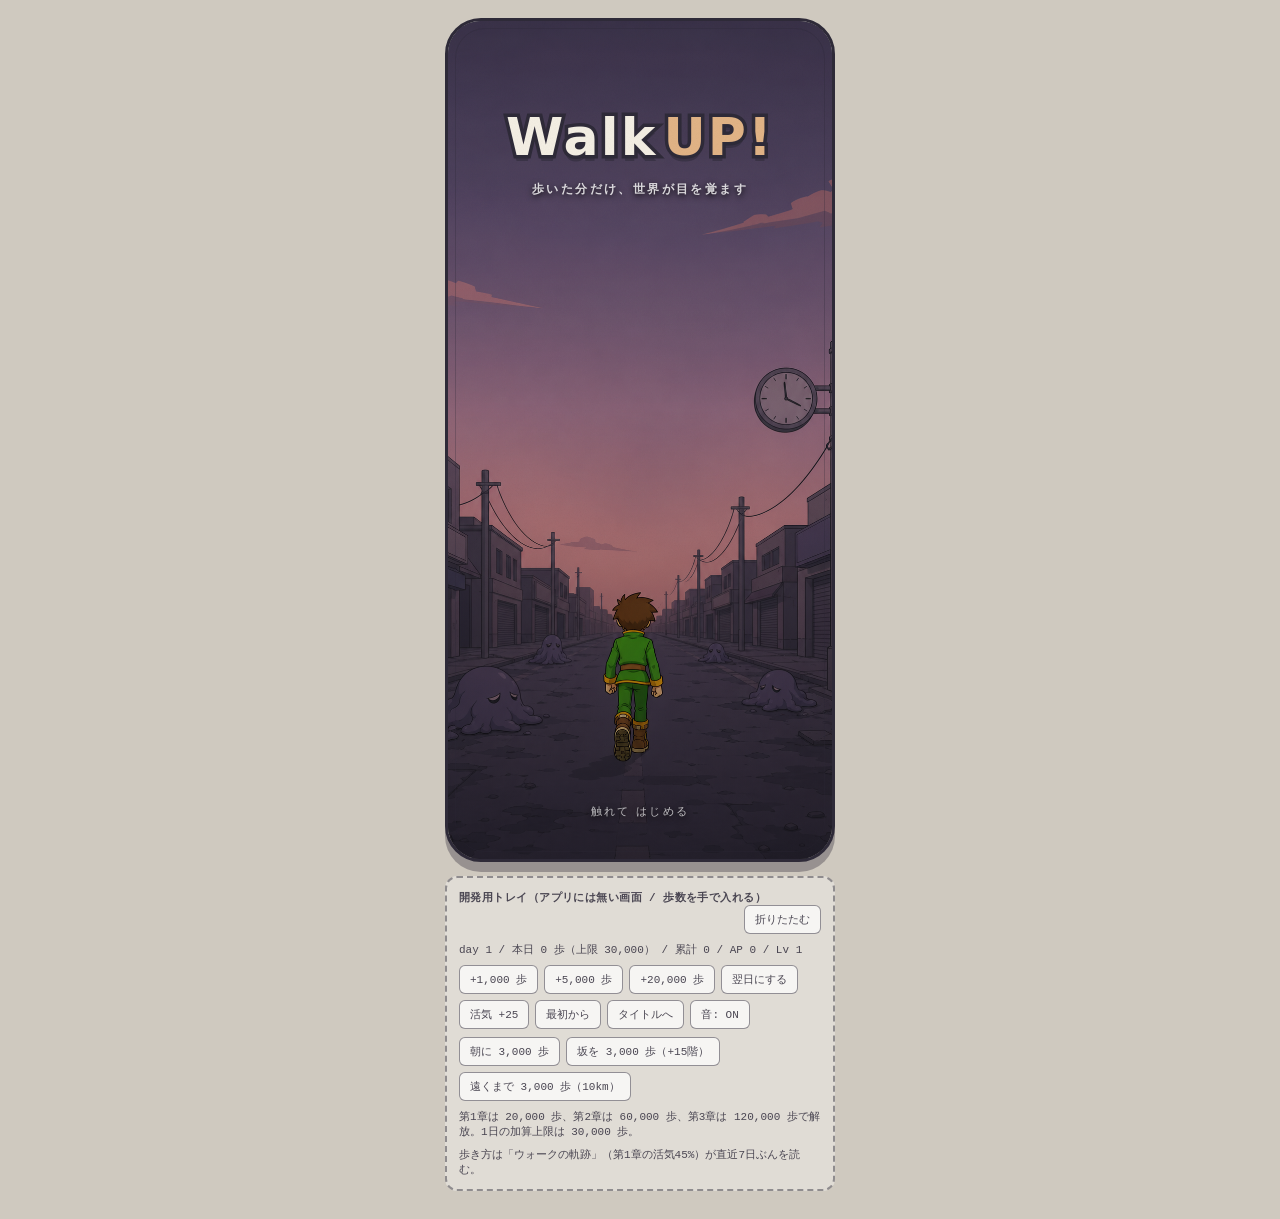
<file: web/index.html>
<!doctype html>
<html lang="ja">
<head>
<meta charset="utf-8">
<meta name="viewport" content="width=device-width, initial-scale=1, viewport-fit=cover">
<title>Walk UP! — ブラウザ版（画面デザインの見本）</title>
<link rel="stylesheet" href="style.css">
</head>
<body>

<!-- 端末の枠。画面はすべてこの中に重ねる。
     iPhone 相当（390×844）に固定してあるのは、SwiftUI へ移すときに
     「この幅で成立しているか」をそのまま確かめられるようにするため。 -->
<div id="frame">
  <div class="screen" id="home"></div>
  <div id="curtain"></div>
  <!-- 場面転換のワイプ。上下2枚の帯が逆方向から閉じ、逆方向へ抜ける。 -->
  <div id="wipe"><i class="a"></i><i class="b"></i></div>
</div>

<!-- 開発用トレイ。**本編には存在しない。**
     ブラウザにはヘルスケアが無いので、歩数だけはここから手で入れる。
     意匠をわざとゲームから外し、移植対象と取り違えないようにしている。 -->
<div id="tray">
  <div class="tray-title">
    開発用トレイ（アプリには無い画面 / 歩数を手で入れる）
    <button data-act="fold" style="float:right">折りたたむ</button>
  </div>
  <div id="tray-state"></div>
  <div class="tray-row">
    <button data-walk="1000">+1,000 歩</button>
    <button data-walk="5000">+5,000 歩</button>
    <button data-walk="20000">+20,000 歩</button>
    <button data-act="next-day">翌日にする</button>
    <button data-act="vitality">活気 +25</button>
    <button data-act="reset">最初から</button>
    <button data-act="title">タイトルへ</button>
    <button data-act="sound">音: ON</button>
  </div>
  <!-- 歩き方（§6.2）。ブラウザには歩行データが無いので手で入れる。
       本編ではヘルスケアの 時間帯別歩数・階数・距離 から導く。 -->
  <div class="tray-row">
    <button data-how="morning">朝に 3,000 歩</button>
    <button data-how="hill">坂を 3,000 歩（+15階）</button>
    <button data-how="far">遠くまで 3,000 歩（10km）</button>
  </div>
  <div class="tray-hint">第1章は 20,000 歩、第2章は 60,000 歩、第3章は 120,000 歩で解放。1日の加算上限は 30,000 歩。</div>
  <div class="tray-hint">歩き方は「ウォークの軌跡」（第1章の活気45%）が直近7日ぶんを読む。</div>
</div>

<script src="data.js"></script>
<script src="engine.js"></script>
<script src="sound.js"></script>
<script src="ui.js"></script>
</body>
</html>
</file>
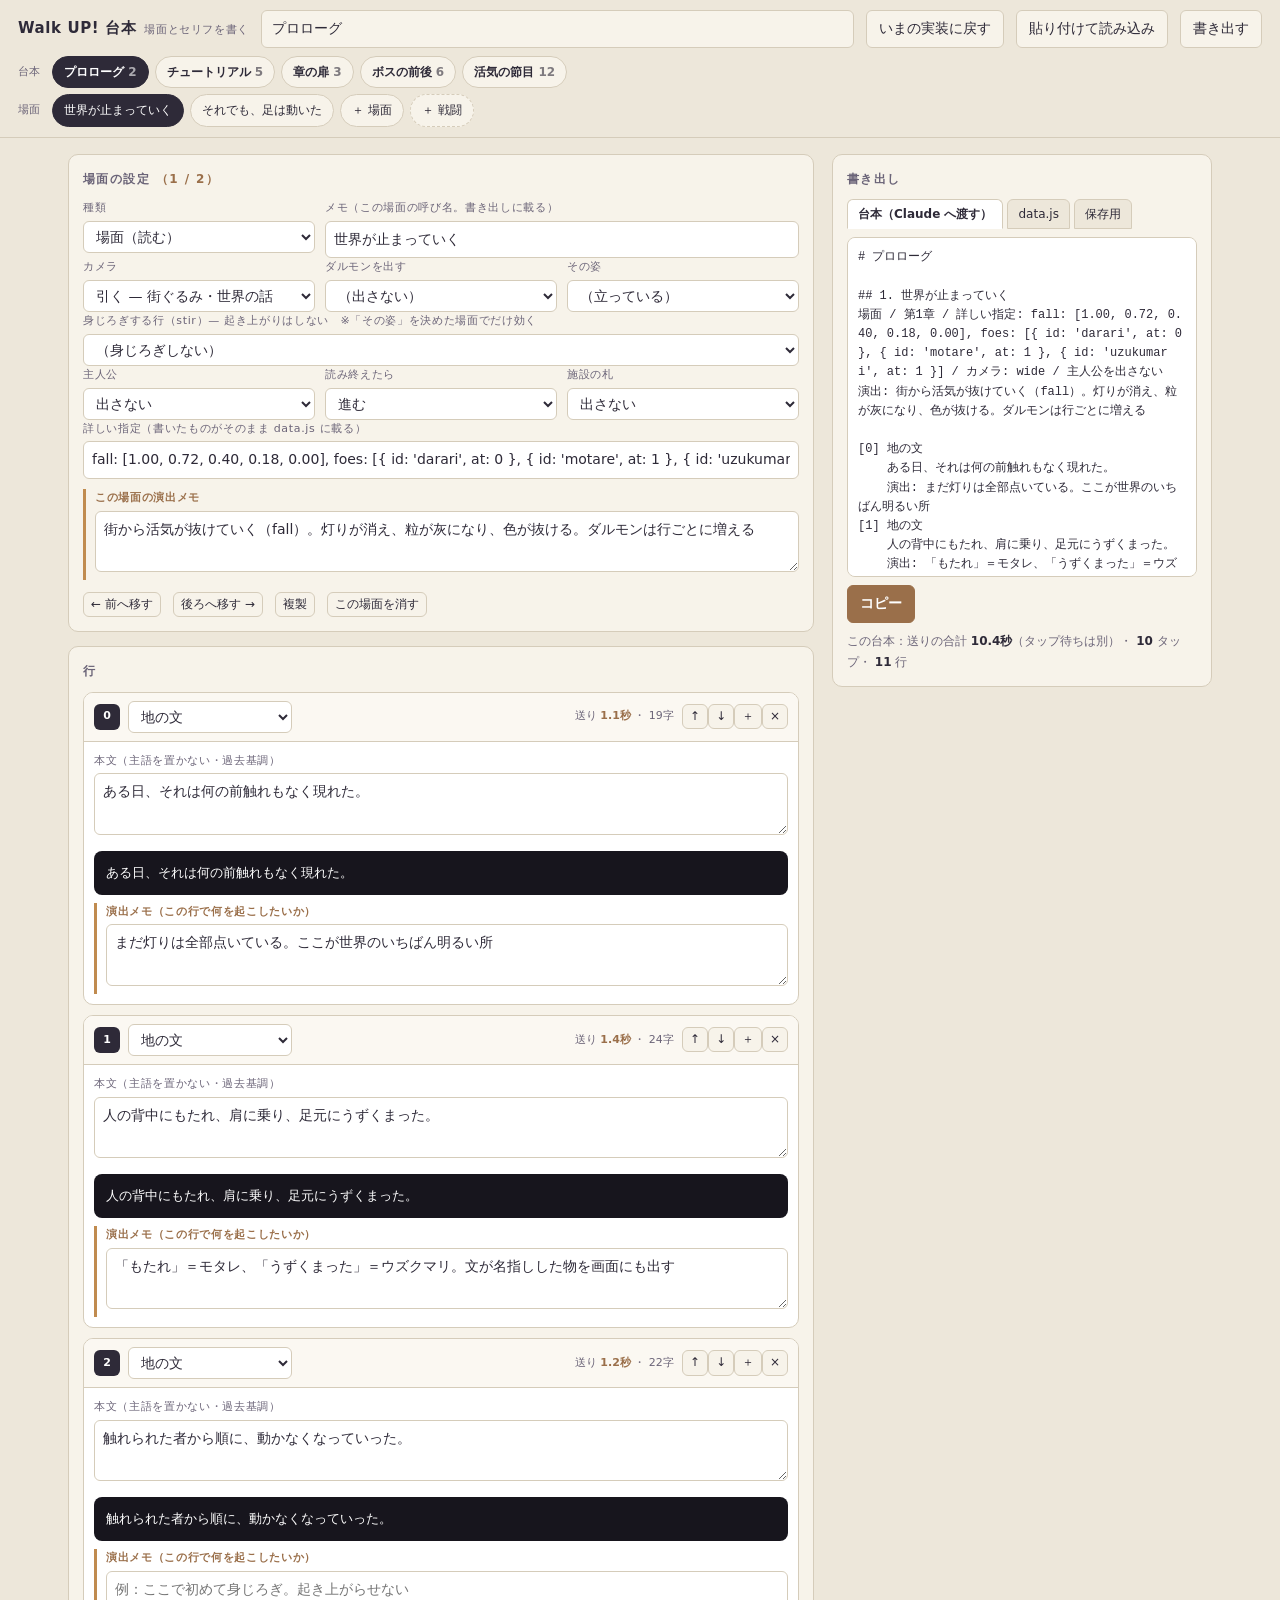
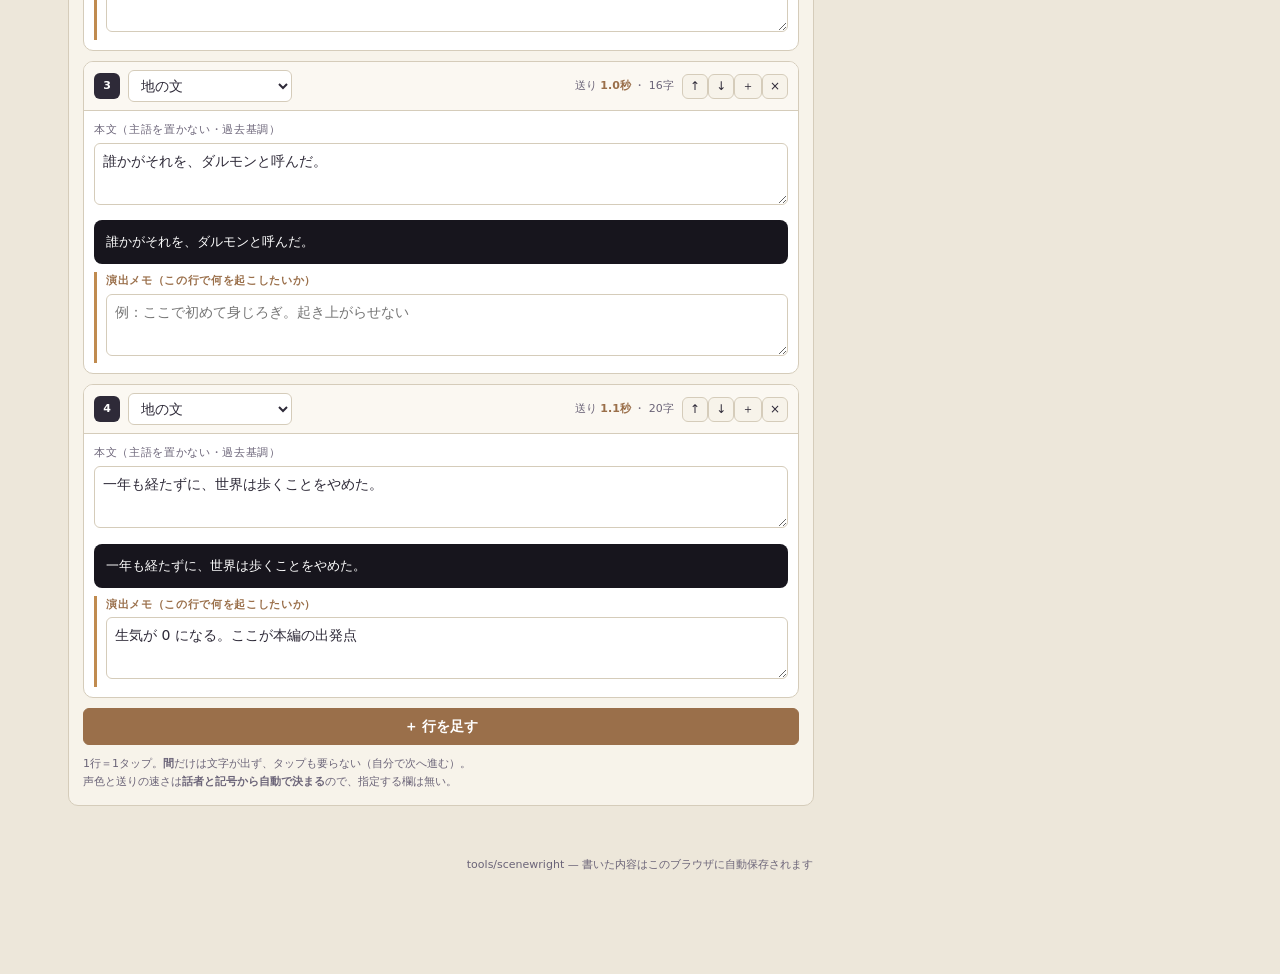
<file: tools/scenewright/index.html>
<!doctype html>
<html lang="ja">
<head>
<meta charset="utf-8">
<meta name="viewport" content="width=device-width, initial-scale=1">
<title>Walk UP! 台本 — 場面とセリフを書く</title>
<style>
/* ------------------------------------------------------------------
   これは**道具**であってゲームの画面ではない。
   web/README.md の意匠規則（世界／帳面）はここには適用しない。
   ただし書いた文字がゲームでどう見えるかは掴めた方がいいので、
   行の下見（.pv）だけは夜の札に寄せてある。
------------------------------------------------------------------ */
:root {
  --paper: #EDE7DA;
  --card: #F7F3EA;
  --ink: #2E2A38;
  --soft: #6B6478;
  --line: #D5CCBA;
  --accent: #9A6F4A;
  --amber: #C08B4F;
  --night: #17151d;
  --danger: #9B4A4A;
  --radius: 10px;
}
* { box-sizing: border-box; }
html, body { margin: 0; padding: 0; }
body {
  background: var(--paper);
  color: var(--ink);
  font: 14px/1.7 "Hiragino Sans", "Yu Gothic", system-ui, sans-serif;
  padding-bottom: 80px;
}
button, select, input, textarea { font: inherit; color: inherit; }
button { cursor: pointer; }

/* ---- 骨格 ---- */
header {
  position: sticky; top: 0; z-index: 20;
  background: rgba(237,231,218,.94);
  backdrop-filter: blur(8px);
  border-bottom: 1px solid var(--line);
  padding: 10px 18px;
}
.hrow { display: flex; align-items: center; gap: 12px; flex-wrap: wrap; }
h1 { font-size: 15px; margin: 0; letter-spacing: .04em; white-space: nowrap; }
h1 small { color: var(--soft); font-weight: 400; font-size: 11px; margin-left: 8px; }
#title {
  flex: 1; min-width: 160px;
  padding: 6px 10px; border: 1px solid var(--line); border-radius: 6px;
  background: var(--card);
}
.wrap { max-width: 1180px; margin: 0 auto; padding: 16px 18px; }
.cols { display: grid; grid-template-columns: minmax(0,1fr) 380px; gap: 18px; align-items: start; }
@media (max-width: 980px) { .cols { grid-template-columns: minmax(0,1fr); } }

/* ---- 部品 ---- */
.card {
  background: var(--card);
  border: 1px solid var(--line);
  border-radius: var(--radius);
  padding: 14px;
  margin-bottom: 14px;
}
.card > h2 {
  font-size: 12px; letter-spacing: .12em; color: var(--soft);
  margin: 0 0 10px; font-weight: 800;
}
.btn {
  padding: 6px 12px; border-radius: 6px;
  border: 1px solid var(--line); background: var(--card);
}
.btn:hover { border-color: var(--accent); }
.btn.go { background: var(--accent); color: #fff; border-color: var(--accent); font-weight: 700; }
.btn.go:hover { filter: brightness(1.08); }
.btn.mini { padding: 2px 7px; font-size: 12px; line-height: 1.6; }
.btn.danger:hover { border-color: var(--danger); color: var(--danger); }
label.f { display: block; font-size: 11px; color: var(--soft); margin-bottom: 3px; letter-spacing: .06em; }
select, input[type=text], input[type=number], textarea {
  width: 100%; padding: 6px 8px;
  border: 1px solid var(--line); border-radius: 6px; background: #fff;
}
textarea { resize: vertical; }
.grid { display: grid; gap: 10px; }
.g2 { grid-template-columns: 1fr 1fr; }
.g3 { grid-template-columns: repeat(3, 1fr); }
@media (max-width: 620px) { .g2, .g3 { grid-template-columns: 1fr; } }
.hint { font-size: 11px; color: var(--soft); line-height: 1.6; }

/* ---- 場面の切り替え ---- */
#chips, #books { display: flex; gap: 6px; flex-wrap: wrap; align-items: center; }
#books .chip { font-weight: 700; }
.chip {
  padding: 5px 11px; border-radius: 999px; font-size: 12px;
  border: 1px solid var(--line); background: var(--card); white-space: nowrap;
}
.chip.on { background: var(--ink); color: #fff; border-color: var(--ink); }
.chip.battle { border-style: dashed; }

/* ---- 行 ---- */
.line {
  border: 1px solid var(--line); border-radius: var(--radius);
  background: #fff; margin-bottom: 10px; overflow: hidden;
}
.line.hold { background: repeating-linear-gradient(45deg, #fff 0 8px, #FAF6EE 8px 16px); }
.lhead {
  display: flex; gap: 8px; align-items: center; flex-wrap: wrap;
  padding: 8px 10px; border-bottom: 1px solid var(--line);
  background: #FBF8F2;
}
.idx {
  flex: none; width: 26px; height: 26px; border-radius: 6px;
  display: grid; place-items: center;
  background: var(--ink); color: #fff; font-size: 11px; font-weight: 800;
}
.lhead select { width: auto; min-width: 118px; }
.lhead .spacer { flex: 1; }
.meta { font-size: 11px; color: var(--soft); white-space: nowrap; }
.meta b { color: var(--accent); }
.lbody { padding: 10px; display: grid; gap: 8px; }

/* 行の下見。**夜の札に寄せる**——書いた文字がゲームでどう出るかを掴むため。 */
.pv {
  background: var(--night); border-radius: 8px; padding: 10px 12px;
  color: #fff; font-size: 13px; line-height: 1.85; min-height: 42px;
}
.pv .who {
  display: inline-block; background: var(--accent); color: #fff;
  font-size: 11px; font-weight: 800; padding: 1px 8px; border-radius: 4px;
  margin-right: 8px;
}
.pv.sys { background: none; border: 1px solid var(--amber); color: var(--accent); font-size: 12px; }
.pv.empty { color: rgba(255,255,255,.35); }
.pv.hold { background: none; border: 1px dashed var(--line); color: var(--soft); font-size: 12px; }

.note-wrap { border-left: 3px solid var(--amber); padding-left: 9px; }
.note-wrap label.f { color: var(--accent); font-weight: 800; }

/* ---- 書き出し ---- */
#side { position: sticky; top: 62px; }
pre {
  margin: 0; padding: 10px; max-height: 340px; overflow: auto;
  background: #fff; border: 1px solid var(--line); border-radius: 8px;
  font: 12px/1.6 ui-monospace, SFMono-Regular, Menlo, monospace;
  white-space: pre-wrap; word-break: break-all;
}
.tabs { display: flex; gap: 4px; margin-bottom: 8px; }
.tab {
  padding: 4px 10px; font-size: 12px; border-radius: 6px 6px 0 0;
  border: 1px solid var(--line); background: var(--paper);
}
.tab.on { background: #fff; border-bottom-color: #fff; font-weight: 700; }
.total { font-size: 12px; color: var(--soft); margin-top: 8px; }
.total b { color: var(--ink); }
.warn { color: var(--danger); font-weight: 700; }
footer { text-align: center; color: var(--soft); font-size: 11px; padding: 20px; }
</style>
</head>
<body>

<header>
  <div class="hrow">
    <h1>Walk UP! 台本<small>場面とセリフを書く</small></h1>
    <input id="title" type="text" placeholder="台本の名前（例：チュートリアル）">
    <button class="btn" id="btn-seed">いまの実装に戻す</button>
    <button class="btn" id="btn-import">貼り付けて読み込み</button>
    <button class="btn" id="btn-download">書き出す</button>
  </div>
  <div class="hrow" style="margin-top:8px">
    <span class="meta" style="flex:none">台本</span>
    <div id="books"></div>
  </div>
  <div class="hrow" style="margin-top:6px">
    <span class="meta" style="flex:none">場面</span>
    <div id="chips"></div>
  </div>
</header>

<div class="wrap">
<div class="cols">

  <div>
    <div class="card" id="stage-card"></div>
    <div class="card">
      <h2>行</h2>
      <div id="lines"></div>
      <button class="btn go" id="btn-add" style="width:100%">＋ 行を足す</button>
      <p class="hint" style="margin:10px 0 0">
        1行＝1タップ。<b>間</b>だけは文字が出ず、タップも要らない（自分で次へ進む）。<br>
        声色と送りの速さは<b>話者と記号から自動で決まる</b>ので、指定する欄は無い。
      </p>
    </div>
  </div>

  <div id="side">
    <div class="card">
      <h2>書き出し</h2>
      <div class="tabs">
        <button class="tab on" data-tab="md">台本（Claude へ渡す）</button>
        <button class="tab" data-tab="js">data.js</button>
        <button class="tab" data-tab="json">保存用</button>
      </div>
      <pre id="out"></pre>
      <div class="hrow" style="margin-top:8px">
        <button class="btn go" id="btn-copy">コピー</button>
        <span class="meta" id="copied"></span>
      </div>
      <div class="total" id="total"></div>
    </div>
  </div>

</div>
</div>

<footer>tools/scenewright — 書いた内容はこのブラウザに自動保存されます</footer>

<script>
/* ==================================================================
   実装（web/data.js・web/ui.js）から写した定数と規則。
   **ここを直したら向こうも直すこと**（逆も同じ）。
================================================================== */

/** 立ち絵を持つ街の人。ここに無い名前は札だけ出て姿は現れない（data.js の PEOPLE）。 */
const PEOPLE = ['老女', '工房の主', '市の店主', '靴の老人', 'パン屋の主人', '男'];

/** ダルモン（data.js の SPECIES ＋ ボス）。 */
const FOES = [
  ['', '（出さない）'],
  ['darari', 'ダラリ（1章）'], ['nemuke', 'ネムケ（1章）'],
  ['gorone', 'ゴロネ（1章）'], ['akubi', 'アクビ（1章）'],
  ['uzukumari', 'ウズクマリ（2章）'], ['tadayoi', 'タダヨイ（2章）'],
  ['nebari', 'ネバリ（2章）'], ['motare', 'モタレ（2章）'],
  ['shizumi', 'シズミ（3章）'], ['kasumi', 'カスミ（3章）'],
  ['omori', 'オモリ（3章）'], ['nukegara', 'ヌケガラ（3章）'],
  ['madoromi', 'マドロミ（1章ボス）'], ['mukiryoku', 'ムキリョク（2章ボス）'],
  ['darumon', 'ダルモン（3章ボス）'],
];

/** カメラ（style.css の shot-*）。 */
const SHOTS = [
  ['', '（指定しない）'],
  ['close', '寄る — 一人に絞る場面'],
  ['wide', '引く — 街ぐるみ・世界の話'],
  ['tilt', '傾く — 場が傾いでいる（2章の対峙）'],
  ['tremor', '揺れ続ける — 地鳴り（3章の対峙）'],
  ['orbit', '回り込む — 歩いてきた場所を見渡す'],
];

/** 崩れた姿（style.css の slump-*）。**揺れていたら、もう動いている。** */
const SLUMPS = [
  ['', '（立っている）'],
  ['sag', 'sag — だらりと崩れる（ダラリ）'],
  ['unfold', 'unfold — 畳まれている（マドロミ）'],
  ['lift', 'lift — 頭を垂れて沈む（ムキリョク）'],
  ['loom', 'loom — 縮こまって待つ（ダルモン）'],
];

const LINE_TYPES = [
  ['n', '地の文'],
  ['hero', 'セリフ（ウォーク）'],
  ['npc', 'セリフ（街の人）'],
  ['darumon', 'セリフ（ダルモン）'],
  ['sys', 'システム'],
  ['hold', '間'],
];

/** 声色。**ui.js の voiceOf をそのまま写した。** データに感情を書かせない。 */
function voiceOf(line) {
  if (!isSay(line.type)) return { name: '—', speed: 32 };
  if (line.type === 'darumon') return { name: 'ダルモン', speed: 92 };
  if (line.text.includes('！')) return { name: '熱血', speed: 21 };
  if (line.text.startsWith('……')) return { name: '言い淀み', speed: 47 };
  return { name: '平', speed: 32 };
}

/** 送りにかかる時間。**ui.js の typeInto をそのまま写した。**
 *  句読点の後だけ長く置く（読点6倍・句点10倍）。 */
function typeMs(text, speed) {
  let ms = 0;
  for (const ch of text) {
    ms += '、，'.includes(ch) ? speed * 6 : '。！？'.includes(ch) ? speed * 10 : speed;
  }
  return ms;
}

const isSay = (t) => t === 'hero' || t === 'npc' || t === 'darumon';

/* ==================================================================
   状態
================================================================== */

const KEY = 'walkup-scenewright-v2';

const newLine = (type = 'n') => ({ type, who: PEOPLE[0], text: '', ms: 700, note: '' });

const newStage = (kind = 'scene') => ({
  kind, note: '', key: '', chapter: '', shot: '', foe: '', slump: '', stir: -1,
  action: '', facility: false, steps: 2000, node: 1, hero: true, extra: '',
  lines: kind === 'scene' ? [newLine()] : [],
});

/* ==================================================================
   いまの実装（web/data.js）から起こした種。

   **正は data.js。ここは下書き場。** 手で書き写すと31場面のどこかで必ず1字ずれるし、
   ずれても誰も気付かない（下書きの文が実装と違っていても画面は壊れない）ので、
   `build-seed.mjs` が data.js を実際に評価して組み立てている。
   **data.js の文章を直したら `node tools/scenewright/build-seed.mjs` を回すこと。**

   localStorage ではなくここに置いてあるのは、file:// で開いた時と
   サーバ越しで開いた時では localStorage が別物になり、
   入れたはずの台本が見えなくなるため。

   演出メモには**いま実際に起きていること**を書いてある。
   「※」で始まる行は、まだ手を付けていない気付き。
================================================================== */

/* SEED:START */
const SEED = () => JSON.parse(JSON.stringify(
  {
    "prologue": {
      "title": "プロローグ",
      "form": "stages",
      "stages": [
        {
          "kind": "scene",
          "note": "世界が止まっていく",
          "key": "",
          "chapter": "1",
          "shot": "wide",
          "foe": "",
          "slump": "",
          "stir": -1,
          "action": "",
          "facility": false,
          "steps": 2000,
          "node": 1,
          "hero": false,
          "extra": "fall: [1.00, 0.72, 0.40, 0.18, 0.00], foes: [{ id: 'darari', at: 0 }, { id: 'motare', at: 1 }, { id: 'uzukumari', at: 1 }]",
          "lines": [
            {
              "type": "n",
              "text": "ある日、それは何の前触れもなく現れた。",
              "who": "ウォーク",
              "ms": 700,
              "note": "まだ灯りは全部点いている。ここが世界のいちばん明るい所"
            },
            {
              "type": "n",
              "text": "人の背中にもたれ、肩に乗り、足元にうずくまった。",
              "who": "ウォーク",
              "ms": 700,
              "note": "「もたれ」＝モタレ、「うずくまった」＝ウズクマリ。文が名指しした物を画面にも出す"
            },
            {
              "type": "n",
              "text": "触れられた者から順に、動かなくなっていった。",
              "who": "ウォーク",
              "ms": 700,
              "note": ""
            },
            {
              "type": "n",
              "text": "誰かがそれを、ダルモンと呼んだ。",
              "who": "ウォーク",
              "ms": 700,
              "note": ""
            },
            {
              "type": "n",
              "text": "一年も経たずに、世界は歩くことをやめた。",
              "who": "ウォーク",
              "ms": 700,
              "note": "生気が 0 になる。ここが本編の出発点"
            }
          ],
          "memoStage": "街から活気が抜けていく（fall）。灯りが消え、粒が灰になり、色が抜ける。ダルモンは行ごとに増える"
        },
        {
          "kind": "scene",
          "note": "それでも、足は動いた",
          "key": "",
          "chapter": "1",
          "shot": "close",
          "foe": "",
          "slump": "",
          "stir": -1,
          "action": "",
          "facility": false,
          "steps": 2000,
          "node": 1,
          "hero": true,
          "extra": "heroWalk: true",
          "lines": [
            {
              "type": "n",
              "text": "——それでも、足は動いた。",
              "who": "ウォーク",
              "ms": 700,
              "note": "主人公が歩いて入る。「足は動いた」を絵の側でも動かす（走る絵→立ち姿へ持ち替え）"
            },
            {
              "type": "n",
              "text": "なぜ自分だけが平気なのか、分からなかった。",
              "who": "ウォーク",
              "ms": 700,
              "note": ""
            },
            {
              "type": "hold",
              "ms": 750,
              "who": "ウォーク",
              "note": "答えの出ない問いなので、答えないまま置く",
              "text": ""
            },
            {
              "type": "hero",
              "text": "理由なんて後でいい。俺はまだ歩ける！",
              "who": "ウォーク",
              "ms": 700,
              "note": ""
            },
            {
              "type": "hero",
              "text": "なら、この足で全部叩き起こしてやる！",
              "who": "ウォーク",
              "ms": 700,
              "note": ""
            },
            {
              "type": "n",
              "text": "靴の紐を締め直した。",
              "who": "ウォーク",
              "ms": 700,
              "note": ""
            }
          ],
          "memoStage": "前の場面で引いた世界から、ただ一人へ絞り込む"
        }
      ]
    },
    "tutorial": {
      "title": "チュートリアル",
      "form": "stages",
      "stages": [
        {
          "kind": "scene",
          "note": "ダラリとの対峙",
          "key": "",
          "chapter": "",
          "shot": "close",
          "foe": "darari",
          "slump": "sag",
          "stir": 5,
          "action": "",
          "facility": false,
          "steps": 2000,
          "node": 1,
          "hero": true,
          "extra": "",
          "lines": [
            {
              "type": "n",
              "text": "道の真ん中で、何かがだらりと崩れていた。",
              "who": "ウォーク",
              "ms": 700,
              "note": "ダラリは崩れた姿のまま置く。待機の揺れは与えない——揺れていたら、もう動いている"
            },
            {
              "type": "n",
              "text": "避けて通ろうとしたが、道いっぱいに広がっていて、隙間がない。",
              "who": "ウォーク",
              "ms": 700,
              "note": ""
            },
            {
              "type": "hero",
              "text": "おい、どいてくれ！",
              "who": "ウォーク",
              "ms": 700,
              "note": ""
            },
            {
              "type": "hold",
              "ms": 950,
              "who": "ウォーク",
              "note": "返事が無いことを、返事が無い長さで見せる。ここは間そのものが本文",
              "text": ""
            },
            {
              "type": "n",
              "text": "返事はない。襲ってもこない。ただ、そこから動かない。",
              "who": "ウォーク",
              "ms": 700,
              "note": ""
            },
            {
              "type": "hero",
              "text": "……なら、踏み越えていく！",
              "who": "ウォーク",
              "ms": 700,
              "note": "ここで初めて身じろぎする。気付いただけなので、起き上がらせない"
            }
          ]
        },
        {
          "kind": "battle",
          "note": "ダラリ。必勝（残HP 22）",
          "key": "",
          "chapter": "",
          "shot": "",
          "foe": "",
          "slump": "",
          "stir": -1,
          "action": "",
          "facility": false,
          "steps": 2000,
          "node": 1,
          "hero": true,
          "extra": "",
          "lines": []
        },
        {
          "kind": "scene",
          "note": "澱を拾う",
          "key": "",
          "chapter": "",
          "shot": "close",
          "foe": "",
          "slump": "",
          "stir": -1,
          "action": "",
          "facility": false,
          "steps": 2000,
          "node": 1,
          "hero": true,
          "extra": "",
          "lines": [
            {
              "type": "n",
              "text": "それは溶けて、地面に灰紫の澱を残した。",
              "who": "ウォーク",
              "ms": 700,
              "note": "※いまは主人公と文字だけ。直前の戦闘で見せた溶けた跡を、同じ場所に置く余地がある"
            },
            {
              "type": "hero",
              "text": "これ、あいつが人から抜き取ってたやつか……！",
              "who": "ウォーク",
              "ms": 700,
              "note": ""
            },
            {
              "type": "n",
              "text": "拾うと、掌の上でわずかに脈打った。",
              "who": "ウォーク",
              "ms": 700,
              "note": ""
            },
            {
              "type": "sys",
              "text": "怠惰の澱を手に入れた",
              "who": "ウォーク",
              "ms": 700,
              "note": ""
            }
          ]
        },
        {
          "kind": "walk",
          "note": "歩いて力になる",
          "key": "",
          "chapter": "",
          "shot": "wide",
          "foe": "",
          "slump": "",
          "stir": -1,
          "action": "",
          "facility": false,
          "steps": 2000,
          "node": 1,
          "hero": true,
          "extra": "",
          "lines": [
            {
              "type": "n",
              "text": "澱を拾って、また歩き出した。",
              "who": "ウォーク",
              "ms": 700,
              "note": "900ms 後に歩数と紋章が回り始める ／ ※行に同期していないので、読む速さによってはこの行の途中でレベルアップが鳴る"
            },
            {
              "type": "hero",
              "text": "よし、体が軽い！ 歩くほど力が湧いてくる！",
              "who": "ウォーク",
              "ms": 700,
              "note": ""
            },
            {
              "type": "sys",
              "text": "歩いた歩数が、そのまま力になる ／ レベルが上がった",
              "who": "ウォーク",
              "ms": 700,
              "note": "※「／」で二つ教えている"
            }
          ]
        },
        {
          "kind": "battle",
          "note": "ゴロネ。必勝（残HP 15）／ 装備は落とさない",
          "key": "",
          "chapter": "",
          "shot": "",
          "foe": "",
          "slump": "",
          "stir": -1,
          "action": "",
          "facility": false,
          "steps": 2000,
          "node": 2,
          "hero": true,
          "extra": "",
          "lines": []
        },
        {
          "kind": "scene",
          "note": "工房",
          "key": "",
          "chapter": "",
          "shot": "close",
          "foe": "",
          "slump": "",
          "stir": -1,
          "action": "equip",
          "facility": true,
          "steps": 2000,
          "node": 1,
          "hero": true,
          "extra": "",
          "lines": [
            {
              "type": "n",
              "text": "シャッターの隙間から、金槌の音がした。中で誰かが起きている。",
              "who": "ウォーク",
              "ms": 700,
              "note": "工房の主はにじみ出て入る（戸の内側にいる人なので歩いて来ない） ／ ※シャッターは第2章の意匠で、第2章の扉と同じビートになっている"
            },
            {
              "type": "npc",
              "who": "工房の主",
              "text": "その靴、俺ならまだ鍛えられるぞ。……澱を持ってるな",
              "ms": 700,
              "note": "喋っている者だけに光が足される"
            },
            {
              "type": "hero",
              "text": "おっちゃん、これ何に使えるんだ！？",
              "who": "ウォーク",
              "ms": 700,
              "note": ""
            },
            {
              "type": "npc",
              "who": "工房の主",
              "text": "叩き込むのさ。五つで一段。段は五つまで積める",
              "ms": 700,
              "note": "説明は人に言わせる。地の文で書くと取扱説明書になる"
            },
            {
              "type": "hero",
              "text": "頼む、打ってくれ！",
              "who": "ウォーク",
              "ms": 700,
              "note": "読み終えると施設の札「工房が開いた」が出て、ボタンで装備画面へ ／ ※強化せずに閉じても何も言われない"
            }
          ]
        },
        {
          "kind": "battle",
          "note": "ネムケ。必勝（残HP 25）",
          "key": "",
          "chapter": "",
          "shot": "",
          "foe": "",
          "slump": "",
          "stir": -1,
          "action": "",
          "facility": false,
          "steps": 2000,
          "node": 3,
          "hero": true,
          "extra": "",
          "lines": []
        },
        {
          "kind": "scene",
          "note": "締め",
          "key": "",
          "chapter": "",
          "shot": "wide",
          "foe": "",
          "slump": "",
          "stir": -1,
          "action": "",
          "facility": false,
          "steps": 2000,
          "node": 1,
          "hero": true,
          "extra": "",
          "lines": [
            {
              "type": "n",
              "text": "三体を退けた。道の先は、まだ暗い。",
              "who": "ウォーク",
              "ms": 700,
              "note": ""
            },
            {
              "type": "hero",
              "text": "見てろよ。俺のウォーク力で、この世界を叩き起こしてやる！",
              "who": "ウォーク",
              "ms": 700,
              "note": ""
            },
            {
              "type": "sys",
              "text": "ここから先へ進めるのは、実際に歩いた分だけ",
              "who": "ウォーク",
              "ms": 700,
              "note": "導入画面の「実際に歩いた数だけ」を回収する行"
            }
          ]
        }
      ]
    },
    "doors": {
      "title": "章の扉",
      "form": "keyed",
      "stages": [
        {
          "kind": "scene",
          "note": "第1章の扉",
          "key": "1",
          "chapter": "1",
          "shot": "",
          "foe": "",
          "slump": "",
          "stir": -1,
          "action": "",
          "facility": false,
          "steps": 2000,
          "node": 1,
          "hero": true,
          "extra": "",
          "lines": [
            {
              "type": "n",
              "text": "誰も歩かない通りに、自分の足音だけが響いた。",
              "who": "ウォーク",
              "ms": 700,
              "note": ""
            },
            {
              "type": "n",
              "text": "その音を聞きつけて、二階の窓が細く開いた。",
              "who": "ウォーク",
              "ms": 700,
              "note": ""
            },
            {
              "type": "hold",
              "ms": 700,
              "who": "ウォーク",
              "note": "名が明かされる唯一の瞬間。呼ばれる前に間を置く",
              "text": ""
            },
            {
              "type": "npc",
              "who": "老女",
              "text": "……ウォークかい。まだ歩いてるのか、あんたは",
              "ms": 700,
              "note": "老女が二階の窓から。**画面の名札で先に出さず、誰かに呼ばせる**"
            }
          ],
          "memoStage": "※チュートリアルの3戦を終えた後に出る。「初めて着いた」文なのに、着く前ではなく後"
        },
        {
          "kind": "scene",
          "note": "第2章の扉",
          "key": "2",
          "chapter": "2",
          "shot": "",
          "foe": "",
          "slump": "",
          "stir": -1,
          "action": "",
          "facility": false,
          "steps": 2000,
          "node": 1,
          "hero": true,
          "extra": "",
          "lines": [
            {
              "type": "n",
              "text": "下りたシャッターの向こうに、まだ誰かがいる気がする。",
              "who": "ウォーク",
              "ms": 700,
              "note": ""
            },
            {
              "type": "n",
              "text": "通りの端から端まで、明かりは一つも点いていない。",
              "who": "ウォーク",
              "ms": 700,
              "note": ""
            },
            {
              "type": "hero",
              "text": "シャッターの向こうに、まだ人がいるんだろ。……起こしに行くぞ！",
              "who": "ウォーク",
              "ms": 700,
              "note": ""
            }
          ]
        },
        {
          "kind": "scene",
          "note": "第3章の扉",
          "key": "3",
          "chapter": "3",
          "shot": "",
          "foe": "",
          "slump": "",
          "stir": -1,
          "action": "",
          "facility": false,
          "steps": 2000,
          "node": 1,
          "hero": true,
          "extra": "",
          "lines": [
            {
              "type": "n",
              "text": "足跡が一つも無い。風が吹いても、灰は動かない。",
              "who": "ウォーク",
              "ms": 700,
              "note": ""
            },
            {
              "type": "n",
              "text": "ここでは誰も歩かない。歩けるということを、誰も覚えていない。",
              "who": "ウォーク",
              "ms": 700,
              "note": ""
            },
            {
              "type": "hero",
              "text": "足跡が無いなら、俺が最初につけてやる！",
              "who": "ウォーク",
              "ms": 700,
              "note": ""
            }
          ]
        }
      ]
    },
    "boss": {
      "title": "ボスの前後",
      "form": "keyed",
      "stages": [
        {
          "kind": "scene",
          "note": "第1章 ボス前 — 畳まれた布団の前で対峙する",
          "key": "boss-1-before",
          "chapter": "1",
          "shot": "close",
          "foe": "madoromi",
          "slump": "unfold",
          "stir": -1,
          "action": "",
          "facility": false,
          "steps": 2000,
          "node": 1,
          "hero": true,
          "extra": "",
          "lines": [
            {
              "type": "n",
              "text": "一番奥の家の前に、それは畳まれて置かれていた。",
              "who": "ウォーク",
              "ms": 700,
              "note": ""
            },
            {
              "type": "n",
              "text": "布団のような形をしている。折り目の間に、人の輪郭が沈んでいる。",
              "who": "ウォーク",
              "ms": 700,
              "note": ""
            },
            {
              "type": "npc",
              "who": "老女",
              "text": "パン屋の旦那だよ。三日前から、あのまんま",
              "ms": 700,
              "note": ""
            },
            {
              "type": "hero",
              "text": "任せろ、ばあちゃん。剥がして叩き起こしてやる！",
              "who": "ウォーク",
              "ms": 700,
              "note": ""
            },
            {
              "type": "npc",
              "who": "老女",
              "text": "……頼んだよ",
              "ms": 700,
              "note": ""
            }
          ],
          "memoStage": "マドロミは畳まれた布団のまま置く（slump-unfold）。読み終えてから起き上がって名乗る"
        },
        {
          "kind": "scene",
          "note": "第1章 ボス後 — 一人が起き上がる",
          "key": "boss-1-after",
          "chapter": "1",
          "shot": "close",
          "foe": "",
          "slump": "",
          "stir": -1,
          "action": "",
          "facility": false,
          "steps": 2000,
          "node": 1,
          "hero": true,
          "extra": "",
          "lines": [
            {
              "type": "n",
              "text": "折り目がほどけて、中から男が転がり出た。",
              "who": "ウォーク",
              "ms": 700,
              "note": ""
            },
            {
              "type": "n",
              "text": "しばらく空を見て、それから自分の手を見た。",
              "who": "ウォーク",
              "ms": 700,
              "note": ""
            },
            {
              "type": "hold",
              "ms": 900,
              "who": "ウォーク",
              "note": "",
              "text": ""
            },
            {
              "type": "npc",
              "who": "パン屋の主人",
              "text": "……こねかけの生地が、あった気がする",
              "ms": 700,
              "note": ""
            },
            {
              "type": "n",
              "text": "起き上がるのに、誰かの手は要らなかった。ただ、起こす者が要った。",
              "who": "ウォーク",
              "ms": 700,
              "note": ""
            }
          ],
          "memoStage": "倒したその場ではなく、結果画面を閉じる所で出る"
        },
        {
          "kind": "scene",
          "note": "第2章 ボス前 — 通りの真ん中で頭を垂れている",
          "key": "boss-2-before",
          "chapter": "2",
          "shot": "tilt",
          "foe": "mukiryoku",
          "slump": "lift",
          "stir": -1,
          "action": "",
          "facility": false,
          "steps": 2000,
          "node": 1,
          "hero": true,
          "extra": "",
          "lines": [
            {
              "type": "n",
              "text": "それは通りの真ん中で頭を垂れていた。肩より下に、顔が沈んでいる。",
              "who": "ウォーク",
              "ms": 700,
              "note": ""
            },
            {
              "type": "n",
              "text": "胴にいくつも窪みがある。人の形をした窪みだ。",
              "who": "ウォーク",
              "ms": 700,
              "note": ""
            },
            {
              "type": "npc",
              "who": "工房の主",
              "text": "店の連中だ。……一人ずつ吸われてる",
              "ms": 700,
              "note": ""
            },
            {
              "type": "hero",
              "text": "一軒ずつ回ってたら間に合わない。……本体を叩く！",
              "who": "ウォーク",
              "ms": 700,
              "note": ""
            }
          ],
          "memoStage": "ムキリョクは頭を垂れて沈んだまま（slump-lift）。カメラは傾いて入り、起き切らない"
        },
        {
          "kind": "scene",
          "note": "第2章 ボス後 — シャッターが一枚、また一枚と上がっていく",
          "key": "boss-2-after",
          "chapter": "2",
          "shot": "wide",
          "foe": "",
          "slump": "",
          "stir": -1,
          "action": "",
          "facility": false,
          "steps": 2000,
          "node": 1,
          "hero": true,
          "extra": "",
          "lines": [
            {
              "type": "n",
              "text": "窪みが順に埋まって、それは灰になって崩れた。",
              "who": "ウォーク",
              "ms": 700,
              "note": ""
            },
            {
              "type": "n",
              "text": "シャッターが一枚、また一枚と上がっていく。誰も号令はかけていない。",
              "who": "ウォーク",
              "ms": 700,
              "note": ""
            },
            {
              "type": "npc",
              "who": "工房の主",
              "text": "……一人起きると、その音で隣が起きるんだな",
              "ms": 700,
              "note": ""
            }
          ]
        },
        {
          "kind": "scene",
          "note": "第3章 ボス前 — 窪地の底で向かい合う",
          "key": "boss-3-before",
          "chapter": "3",
          "shot": "tremor",
          "foe": "darumon",
          "slump": "loom",
          "stir": -1,
          "action": "",
          "facility": false,
          "steps": 2000,
          "node": 1,
          "hero": true,
          "extra": "",
          "lines": [
            {
              "type": "n",
              "text": "それは窪地の底で、動かずにいた。追ってはこない。逃げもしない。",
              "who": "ウォーク",
              "ms": 700,
              "note": ""
            },
            {
              "type": "hold",
              "ms": 1000,
              "who": "ウォーク",
              "note": "",
              "text": ""
            },
            {
              "type": "darumon",
              "text": "歩いて、どこへ行く",
              "who": "ウォーク",
              "ms": 700,
              "note": ""
            },
            {
              "type": "hero",
              "text": "決まってる。お前が奪ったもん、全部返してもらう！",
              "who": "ウォーク",
              "ms": 700,
              "note": ""
            },
            {
              "type": "hero",
              "text": "俺のウォーク力、なめるなよ！",
              "who": "ウォーク",
              "ms": 700,
              "note": ""
            }
          ],
          "memoStage": "ダルモンは縮こまって待つ（slump-loom）。カメラは寄ったまま揺れ続ける（地鳴り）"
        },
        {
          "kind": "scene",
          "note": "第3章 ボス後 — 起こした人の数だけ灯りが点いている",
          "key": "boss-3-after",
          "chapter": "3",
          "shot": "orbit",
          "foe": "",
          "slump": "",
          "stir": -1,
          "action": "",
          "facility": false,
          "steps": 2000,
          "node": 1,
          "hero": true,
          "extra": "",
          "lines": [
            {
              "type": "n",
              "text": "本体が崩れても、灰は残った。",
              "who": "ウォーク",
              "ms": 700,
              "note": ""
            },
            {
              "type": "hero",
              "text": "まだ終わりじゃない。灯りの点いてない場所が、こんなにある！",
              "who": "ウォーク",
              "ms": 700,
              "note": ""
            },
            {
              "type": "n",
              "text": "起こした人の数だけ、街に灯りが点いている。まだ点いていない場所の方が、ずっと多い。",
              "who": "ウォーク",
              "ms": 700,
              "note": ""
            },
            {
              "type": "sys",
              "text": "本編を踏破した ／ ここからは、街を戻していく",
              "who": "ウォーク",
              "ms": 700,
              "note": ""
            }
          ],
          "memoStage": "横へ流れながら引く。歩いてきた場所を見渡す"
        }
      ]
    },
    "vitality": {
      "title": "活気の節目",
      "form": "keyed",
      "stages": [
        {
          "kind": "scene",
          "note": "止まった住宅街 12%",
          "key": "1-12",
          "chapter": "1",
          "shot": "close",
          "foe": "",
          "slump": "",
          "stir": -1,
          "action": "",
          "facility": false,
          "steps": 2000,
          "node": 1,
          "hero": true,
          "extra": "",
          "lines": [
            {
              "type": "n",
              "text": "角の家の雨戸が、内側から開いた。",
              "who": "ウォーク",
              "ms": 700,
              "note": ""
            },
            {
              "type": "n",
              "text": "中の人がこちらを見て、それから空を見た。",
              "who": "ウォーク",
              "ms": 700,
              "note": ""
            },
            {
              "type": "npc",
              "who": "男",
              "text": "……いま、何時だ",
              "ms": 700,
              "note": ""
            }
          ]
        },
        {
          "kind": "scene",
          "note": "止まった住宅街 45%",
          "key": "1-45",
          "chapter": "1",
          "shot": "close",
          "foe": "",
          "slump": "",
          "stir": -1,
          "action": "",
          "facility": true,
          "steps": 2000,
          "node": 1,
          "hero": true,
          "extra": "",
          "lines": [
            {
              "type": "n",
              "text": "潰れたままだった店の戸が、開いていた。",
              "who": "ウォーク",
              "ms": 700,
              "note": ""
            },
            {
              "type": "n",
              "text": "中では老人が、片方だけの靴を手に取って眺めている。",
              "who": "ウォーク",
              "ms": 700,
              "note": ""
            },
            {
              "type": "npc",
              "who": "靴の老人",
              "text": "あんた、よく歩くな。歩き方が靴に出とる",
              "ms": 700,
              "note": ""
            },
            {
              "type": "npc",
              "who": "靴の老人",
              "text": "置いていきな。刻んでやる",
              "ms": 700,
              "note": ""
            }
          ],
          "memoStage": "施設の札「ウォークの軌跡が開いた」が出る"
        },
        {
          "kind": "scene",
          "note": "止まった住宅街 75%",
          "key": "1-75",
          "chapter": "1",
          "shot": "wide",
          "foe": "",
          "slump": "",
          "stir": -1,
          "action": "",
          "facility": false,
          "steps": 2000,
          "node": 1,
          "hero": true,
          "extra": "",
          "lines": [
            {
              "type": "n",
              "text": "通りに子どもの声が戻ってきた。",
              "who": "ウォーク",
              "ms": 700,
              "note": ""
            },
            {
              "type": "n",
              "text": "走っているわけではない。ただ、外に出ている。",
              "who": "ウォーク",
              "ms": 700,
              "note": ""
            }
          ]
        },
        {
          "kind": "scene",
          "note": "止まった住宅街 100%",
          "key": "1-100",
          "chapter": "1",
          "shot": "wide",
          "foe": "",
          "slump": "",
          "stir": -1,
          "action": "",
          "facility": false,
          "steps": 2000,
          "node": 1,
          "hero": true,
          "extra": "",
          "lines": [
            {
              "type": "n",
              "text": "街灯がすべて点いた。時計はまだ止まっているが、誰かが脚立を立てている。",
              "who": "ウォーク",
              "ms": 700,
              "note": ""
            },
            {
              "type": "npc",
              "who": "老女",
              "text": "直せる人が、まだいたんだねえ",
              "ms": 700,
              "note": ""
            },
            {
              "type": "sys",
              "text": "止まった住宅街の活気が満ちた",
              "who": "ウォーク",
              "ms": 700,
              "note": ""
            }
          ]
        },
        {
          "kind": "scene",
          "note": "灯りの落ちた商店街 12%",
          "key": "2-12",
          "chapter": "2",
          "shot": "close",
          "foe": "",
          "slump": "",
          "stir": -1,
          "action": "",
          "facility": false,
          "steps": 2000,
          "node": 1,
          "hero": true,
          "extra": "",
          "lines": [
            {
              "type": "n",
              "text": "シャッターが一枚だけ、腰の高さまで上がっている。",
              "who": "ウォーク",
              "ms": 700,
              "note": ""
            },
            {
              "type": "n",
              "text": "中から明かりが漏れている。誰かが在庫を数えている。",
              "who": "ウォーク",
              "ms": 700,
              "note": ""
            }
          ]
        },
        {
          "kind": "scene",
          "note": "灯りの落ちた商店街 45%",
          "key": "2-45",
          "chapter": "2",
          "shot": "",
          "foe": "",
          "slump": "",
          "stir": -1,
          "action": "",
          "facility": true,
          "steps": 2000,
          "node": 1,
          "hero": true,
          "extra": "",
          "lines": [
            {
              "type": "n",
              "text": "通りの真ん中に、台がいくつか並べられていた。",
              "who": "ウォーク",
              "ms": 700,
              "note": ""
            },
            {
              "type": "n",
              "text": "売る物はまだ少ない。それでも値札は手で書かれている。",
              "who": "ウォーク",
              "ms": 700,
              "note": ""
            },
            {
              "type": "npc",
              "who": "市の店主",
              "text": "余った物があるなら置いていきな。要る物と替えてやる",
              "ms": 700,
              "note": ""
            }
          ],
          "memoStage": "施設の札「市が開いた」が出る"
        },
        {
          "kind": "scene",
          "note": "灯りの落ちた商店街 75%",
          "key": "2-75",
          "chapter": "2",
          "shot": "wide",
          "foe": "",
          "slump": "",
          "stir": -1,
          "action": "",
          "facility": false,
          "steps": 2000,
          "node": 1,
          "hero": true,
          "extra": "",
          "lines": [
            {
              "type": "n",
              "text": "半分のシャッターが上がった。",
              "who": "ウォーク",
              "ms": 700,
              "note": ""
            },
            {
              "type": "npc",
              "who": "市の店主",
              "text": "残り半分も、そのうち開くさ。開ける理由ができたからな",
              "ms": 700,
              "note": ""
            }
          ]
        },
        {
          "kind": "scene",
          "note": "灯りの落ちた商店街 100%",
          "key": "2-100",
          "chapter": "2",
          "shot": "wide",
          "foe": "",
          "slump": "",
          "stir": -1,
          "action": "",
          "facility": false,
          "steps": 2000,
          "node": 1,
          "hero": true,
          "extra": "",
          "lines": [
            {
              "type": "n",
              "text": "端の街灯から順に、誰かが灯りを点けていく。",
              "who": "ウォーク",
              "ms": 700,
              "note": ""
            },
            {
              "type": "hero",
              "text": "もう灯りは落ちてないぞ！ 名前、変えたらどうだ！",
              "who": "ウォーク",
              "ms": 700,
              "note": ""
            },
            {
              "type": "npc",
              "who": "市の店主",
              "text": "いいんだよ。忘れないように置いとくの",
              "ms": 700,
              "note": ""
            },
            {
              "type": "sys",
              "text": "灯りの落ちた商店街の活気が満ちた",
              "who": "ウォーク",
              "ms": 700,
              "note": ""
            }
          ]
        },
        {
          "kind": "scene",
          "note": "灰の窪地 12%",
          "key": "3-12",
          "chapter": "3",
          "shot": "close",
          "foe": "",
          "slump": "",
          "stir": -1,
          "action": "",
          "facility": false,
          "steps": 2000,
          "node": 1,
          "hero": true,
          "extra": "",
          "lines": [
            {
              "type": "n",
              "text": "灰の底で、何かが動いた。",
              "who": "ウォーク",
              "ms": 700,
              "note": ""
            },
            {
              "type": "n",
              "text": "ダルモンではない。灰をかき分けて、立ち上がろうとしている。",
              "who": "ウォーク",
              "ms": 700,
              "note": ""
            }
          ]
        },
        {
          "kind": "scene",
          "note": "灰の窪地 45%",
          "key": "3-45",
          "chapter": "3",
          "shot": "close",
          "foe": "",
          "slump": "",
          "stir": -1,
          "action": "",
          "facility": true,
          "steps": 2000,
          "node": 1,
          "hero": true,
          "extra": "",
          "lines": [
            {
              "type": "n",
              "text": "杭が一本、灰に打ち込まれていた。板が渡してある。",
              "who": "ウォーク",
              "ms": 700,
              "note": ""
            },
            {
              "type": "n",
              "text": "紙が一枚、風で鳴っている。震えた字で「まだ、うちの前にいる」と書いてあった。",
              "who": "ウォーク",
              "ms": 700,
              "note": ""
            }
          ],
          "memoStage": "施設の札「掲示板が開いた」が出る"
        },
        {
          "kind": "scene",
          "note": "灰の窪地 75%",
          "key": "3-75",
          "chapter": "3",
          "shot": "wide",
          "foe": "",
          "slump": "",
          "stir": -1,
          "action": "",
          "facility": false,
          "steps": 2000,
          "node": 1,
          "hero": true,
          "extra": "",
          "lines": [
            {
              "type": "n",
              "text": "灰の上に、道ができていた。",
              "who": "ウォーク",
              "ms": 700,
              "note": ""
            },
            {
              "type": "n",
              "text": "誰かが同じ場所を、何度も歩いた跡だ。",
              "who": "ウォーク",
              "ms": 700,
              "note": ""
            },
            {
              "type": "hero",
              "text": "この足跡、俺のじゃない。……誰かがもう歩いてる！",
              "who": "ウォーク",
              "ms": 700,
              "note": ""
            }
          ]
        },
        {
          "kind": "scene",
          "note": "灰の窪地 100%",
          "key": "3-100",
          "chapter": "3",
          "shot": "wide",
          "foe": "",
          "slump": "",
          "stir": -1,
          "action": "",
          "facility": false,
          "steps": 2000,
          "node": 1,
          "hero": true,
          "extra": "",
          "lines": [
            {
              "type": "n",
              "text": "窪地の底に、風が通った。",
              "who": "ウォーク",
              "ms": 700,
              "note": ""
            },
            {
              "type": "hero",
              "text": "ほらな！ ここでも歩けるじゃないか！",
              "who": "ウォーク",
              "ms": 700,
              "note": ""
            },
            {
              "type": "sys",
              "text": "灰の窪地の活気が満ちた",
              "who": "ウォーク",
              "ms": 700,
              "note": ""
            }
          ]
        }
      ]
    }
  }
));
/* SEED:END */

/** 台本の束。切り替えても中身は同じ入れ物を指すので、書いた物はそのまま残る。 */
let book = load() || SEED();
let bookKey = Object.keys(book)[0];
let script = book[bookKey];

let at = 0;
let tab = 'md';

function load() {
  try {
    const raw = localStorage.getItem(KEY);
    if (!raw) return null;
    const b = JSON.parse(raw);
    // 台本が1つでも入っていれば受け取る。**壊れた保存で白紙にしない。**
    const ok = b && typeof b === 'object' && Object.values(b).some((s) => s && Array.isArray(s.stages));
    return ok ? b : null;
  } catch { return null; }
}

let saveTimer = null;
function save() {
  clearTimeout(saveTimer);
  saveTimer = setTimeout(() => localStorage.setItem(KEY, JSON.stringify(book)), 250);
}

const stage = () => script.stages[at];

/** この台本の書き方。`stages` は場面の入れ物ごと（プロローグ・チュートリアル）、
 *  `keyed` は鍵に行の配列をぶら下げる形（章の扉・ボスの前後・活気の節目）。 */
const isKeyed = () => script.form === 'keyed';

/* ==================================================================
   描画
================================================================== */

const $ = (sel) => document.querySelector(sel);
const el = (tag, cls, html) => {
  const n = document.createElement(tag);
  if (cls) n.className = cls;
  if (html != null) n.innerHTML = html;
  return n;
};
const opts = (list, cur) => list
  .map(([v, label]) => `<option value="${v}"${v === cur ? ' selected' : ''}>${label}</option>`).join('');
const esc = (s) => String(s).replace(/&/g, '&amp;').replace(/</g, '&lt;').replace(/>/g, '&gt;').replace(/"/g, '&quot;');

/** 選択肢に無い物を書くための逃がし口。
 *
 * **選択肢は「いま実装にある物」でしかない。** 新しいカメラや新しい姿を思い付いた時に、
 * 一覧に無いという理由で書けないのでは、下書き場として役に立たない。
 * 自由に書いた値はそのまま `data.js` の記法に載り、書き出しでは「※未実装」と印が付く
 * ——**まだコードが無い指定だと、実装する側（私）に分かる必要がある。** */
const CUSTOM = '__custom__';

/** 一覧に無い値かどうか。空は「指定なし」なので数えない。 */
const isNew = (list, v) => !!v && !list.some(([x]) => x === v);

/** 選択肢＋自由記入の対。`data-k` が選択肢、`data-kc` が自由記入。 */
function selectField(label, key, list, cur) {
  const custom = isNew(list, cur);
  return `<div>
    <label class="f">${label}</label>
    <select data-k="${key}">${opts(list.concat([[CUSTOM, '＋ カスタム…']]), custom ? CUSTOM : cur)}</select>
    <input type="text" data-kc="${key}" value="${custom ? esc(cur) : ''}" placeholder="自由に書く"
           style="margin-top:4px;${custom ? '' : 'display:none'}">
  </div>`;
}

function renderBooks() {
  const box = $('#books');
  box.innerHTML = '';
  Object.entries(book).forEach(([k, s]) => {
    const n = s.stages.filter((x) => x.kind !== 'battle').length;
    const c = el('button', `chip ${k === bookKey ? 'on' : ''}`, `${esc(s.title || k)} <span style="opacity:.6">${n}</span>`);
    // **切り替えても同じ入れ物を指す。** 書いた物はそのまま残る。
    c.onclick = () => { bookKey = k; script = book[k]; at = 0; $('#title').value = script.title || ''; renderAll(); };
    box.appendChild(c);
  });
}

function renderChips() {
  const box = $('#chips');
  box.innerHTML = '';
  script.stages.forEach((s, i) => {
    const label = s.kind === 'battle' ? `戦闘 ${s.node}`
      : s.kind === 'walk' ? `歩く`
      : (s.note || `場面 ${i + 1}`);
    const c = el('button', `chip ${i === at ? 'on' : ''} ${s.kind === 'battle' ? 'battle' : ''}`, esc(label));
    c.onclick = () => { at = i; renderAll(); };
    box.appendChild(c);
  });
  const add = el('button', 'chip', '＋ 場面');
  add.onclick = () => { script.stages.splice(at + 1, 0, newStage()); at += 1; renderAll(); save(); };
  box.appendChild(add);
  const addB = el('button', 'chip battle', '＋ 戦闘');
  addB.onclick = () => { script.stages.splice(at + 1, 0, newStage('battle')); at += 1; renderAll(); save(); };
  box.appendChild(addB);
}

function renderStage() {
  const s = stage();
  const card = $('#stage-card');
  card.innerHTML = '';
  card.appendChild(el('h2', null, `場面の設定 <span style="color:var(--accent)">（${at + 1} / ${script.stages.length}）</span>`));

  const kindRow = el('div', 'grid g3');
  kindRow.innerHTML = `
    <div><label class="f">種類</label>
      <select data-k="kind">${opts([['scene', '場面（読む）'], ['walk', '歩く（歩数が入る）'], ['battle', '戦闘（差し込むだけ）']], s.kind)}</select></div>
    <div style="grid-column: span 2"><label class="f">メモ（この場面の呼び名。書き出しに載る）</label>
      <input type="text" data-k="note" value="${esc(s.note)}" placeholder="例：ダラリとの対峙"></div>`;
  card.appendChild(kindRow);

  // 鍵で持つ台本（章の扉・ボスの前後・活気の節目）は、鍵そのものが差し込み場所を決める。
  if (isKeyed()) {
    const kr = el('div', 'grid g3', `
      <div><label class="f">鍵（実装で引く名前）</label>
        <input type="text" data-k="key" value="${esc(s.key)}" placeholder="例：boss-1-before"></div>
      <div><label class="f">章（背景をどこから引くか）</label>
        <select data-k="chapter">${opts([['', '（指定なし）'], ['1', '第1章'], ['2', '第2章'], ['3', '第3章']], s.chapter)}</select></div>`);
    card.appendChild(kr);
  }

  if (s.kind === 'battle') {
    const b = el('div', 'grid', `
      <div style="max-width:200px"><label class="f">ノード</label>
        <input type="number" min="1" max="8" data-k="node" value="${s.node}"></div>
      <p class="hint">戦闘は文章を持たない。第1章のノードをそのまま使う（専用の敵は作らない）。</p>`);
    card.appendChild(b);
  } else {
    const g = el('div', 'grid g3',
      selectField('カメラ', 'shot', SHOTS, s.shot)
      + selectField('ダルモンを出す', 'foe', FOES, s.foe)
      + selectField('その姿', 'slump', SLUMPS, s.slump));
    card.appendChild(g);

    // 身じろぎする行。**番号を手で書かせない**——行を足すたびにずれる所なので、
    // 行そのものを選ばせて、書き出す時に番号へ直す。
    const stirOpts = [['-1', '（身じろぎしない）']].concat(
      s.lines.map((l, i) => [String(i), `${i}: ${l.type === 'hold' ? `間 ${l.ms}ms` : (l.text || '（空）').slice(0, 22)}`])
    );
    const stir = el('div', null, `<label class="f">身じろぎする行（stir）— 起き上がりはしない${s.slump ? '' : '　※「その姿」を決めた場面でだけ効く'}</label>
      <select data-k="stir">${opts(stirOpts, String(s.stir))}</select>`);
    card.appendChild(stir);

    const g2 = el('div', 'grid g3', `
      <div><label class="f">主人公</label><select data-k="hero">${opts([['true', '出す'], ['false', '出さない']], String(s.hero))}</select></div>
      <div><label class="f">読み終えたら</label><select data-k="action">${opts([['', '進む'], ['equip', '装備を開く']], s.action)}</select></div>
      ${s.kind === 'walk'
        ? `<div><label class="f">入る歩数</label><input type="number" step="100" data-k="steps" value="${s.steps}"></div>`
        : `<div><label class="f">施設の札</label><select data-k="facility">${opts([['false', '出さない'], ['true', '出す（工房など）']], String(s.facility))}</select></div>`}`);
    card.appendChild(g2);

    /* 欄を作るほどでもない指定の逃がし口。プロローグの `fall`（行ごとに世界が沈む）と
       複数の `foes`（増えていくダルモン）はここにしか出てこないので、
       専用の UI を作らず、**書いたものがそのままコードに載る**形にしてある。
       新しい指定を思い付いた時もここに書ける。 */
    const ex = el('div', null, `<label class="f">詳しい指定（書いたものがそのまま data.js に載る）</label>
      <input type="text" data-k="extra" value="${esc(s.extra || '')}"
             placeholder="例：fall: [1.00, 0.72, 0.40], heroWalk: true">`);
    card.appendChild(ex);
  }

  // 場面ぜんたいの演出メモ。行に紐づかない話（場の空気・転換の格）はここへ。
  const sm = el('div', 'note-wrap');
  sm.style.marginTop = '10px';
  sm.innerHTML = `<label class="f">この場面の演出メモ</label>`;
  const smt = el('textarea');
  smt.rows = 2; smt.value = s.memoStage || '';
  smt.placeholder = '例：ここは章の山場。転換は break で入る';
  smt.oninput = () => { stage().memoStage = smt.value; save(); renderOut(); };
  sm.appendChild(smt);
  card.appendChild(sm);

  const tools = el('div', 'hrow', '');
  tools.style.marginTop = '12px';
  const mk = (label, cls, fn) => { const b = el('button', `btn mini ${cls || ''}`, label); b.onclick = fn; return b; };
  tools.appendChild(mk('← 前へ移す', '', () => { if (at > 0) { const [x] = script.stages.splice(at, 1); script.stages.splice(--at, 0, x); renderAll(); save(); } }));
  tools.appendChild(mk('後ろへ移す →', '', () => { if (at < script.stages.length - 1) { const [x] = script.stages.splice(at, 1); script.stages.splice(++at, 0, x); renderAll(); save(); } }));
  tools.appendChild(mk('複製', '', () => { script.stages.splice(at + 1, 0, JSON.parse(JSON.stringify(stage()))); at += 1; renderAll(); save(); }));
  tools.appendChild(mk('この場面を消す', 'danger', () => {
    if (script.stages.length === 1) return;
    if (!confirm('この場面を消しますか？')) return;
    script.stages.splice(at, 1); at = Math.max(0, at - 1); renderAll(); save();
  }));
  card.appendChild(tools);

  card.querySelectorAll('[data-k]').forEach((f) => {
    f.oninput = () => {
      const k = f.dataset.k;
      let v = f.value;

      // カスタムを選んだら、自由記入を開けてそこへ渡す。**ここで再描画しない**——
      // 値がまだ空なので、描き直すと選択が先頭（指定なし）へ戻ってしまう。
      if (v === CUSTOM) {
        const inp = card.querySelector(`[data-kc="${k}"]`);
        inp.style.display = '';
        inp.focus();
        stage()[k] = inp.value;
        save(); renderOut();
        return;
      }
      const inp = card.querySelector(`[data-kc="${k}"]`);
      if (inp) { inp.style.display = 'none'; inp.value = ''; }

      if (k === 'node' || k === 'steps') v = Number(v);
      if (k === 'stir') v = Number(v);
      if (k === 'hero' || k === 'facility') v = (v === 'true');
      stage()[k] = v;
      save();
      if (k === 'kind' || k === 'note') renderAll(); else renderOut();
    };
  });
  card.querySelectorAll('[data-kc]').forEach((f) => {
    f.oninput = () => { stage()[f.dataset.kc] = f.value; save(); renderOut(); };
  });
}

function renderLines() {
  const box = $('#lines');
  box.innerHTML = '';
  const s = stage();
  if (s.kind === 'battle') {
    box.appendChild(el('p', 'hint', '戦闘には文章がありません。上の「ノード」だけ決めてください。'));
    $('#btn-add').style.display = 'none';
    return;
  }
  $('#btn-add').style.display = '';
  s.lines.forEach((line, i) => box.appendChild(lineEl(line, i)));
}

function lineEl(line, i) {
  const s = stage();
  const node = el('div', `line ${line.type === 'hold' ? 'hold' : ''}`);

  const head = el('div', 'lhead');
  head.appendChild(el('span', 'idx', String(i)));

  const sel = el('select');
  sel.innerHTML = opts(LINE_TYPES, line.type);
  sel.style.width = 'auto';
  head.appendChild(sel);

  let whoSel = null, whoIn = null;
  if (line.type === 'npc') {
    const known = PEOPLE.includes(line.who);
    whoSel = el('select');
    whoSel.innerHTML = opts(PEOPLE.map((p) => [p, p]).concat([[CUSTOM, '＋ カスタム…']]), known ? line.who : CUSTOM);
    whoSel.style.width = 'auto';
    head.appendChild(whoSel);

    // **一覧に無い名前も書ける。** ただし立ち絵は `PEOPLE` からしか引けないので、
    // 姿は出ず札だけになる（絵を作るかどうかは費用の話になる。§10.1.1）。
    whoIn = el('input');
    whoIn.type = 'text';
    whoIn.placeholder = '話者名';
    whoIn.value = known ? '' : line.who;
    whoIn.style.width = '120px';
    whoIn.style.display = known ? 'none' : '';
    head.appendChild(whoIn);
  }

  head.appendChild(el('span', 'spacer'));
  const meta = el('span', 'meta');
  head.appendChild(meta);

  const tools = el('span', null);
  const mk = (label, cls, fn) => { const b = el('button', `btn mini ${cls || ''}`, label); b.onclick = fn; return b; };
  tools.appendChild(mk('↑', '', () => { if (i > 0) { swap(i, i - 1); } }));
  tools.appendChild(mk('↓', '', () => { if (i < s.lines.length - 1) { swap(i, i + 1); } }));
  tools.appendChild(mk('＋', '', () => { s.lines.splice(i + 1, 0, newLine(line.type)); shiftStir(i); renderAll(); save(); }));
  tools.appendChild(mk('×', 'danger', () => {
    if (s.lines.length === 1) return;
    s.lines.splice(i, 1);
    if (s.stir === i) s.stir = -1; else if (s.stir > i) s.stir -= 1;
    renderAll(); save();
  }));
  head.appendChild(tools);
  node.appendChild(head);

  const body = el('div', 'lbody');

  // 本文（間はミリ秒）
  const field = el('div');
  if (line.type === 'hold') {
    field.innerHTML = `<label class="f">待つ長さ（ミリ秒）— 返事が無いこと・名を呼ばれること。沈黙が意味を持つ所にだけ置く</label>`;
    const n = el('input');
    n.type = 'number'; n.step = '50'; n.value = line.ms; n.style.maxWidth = '160px';
    n.oninput = () => { line.ms = Number(n.value); refresh(); };
    field.appendChild(n);
  } else {
    field.innerHTML = `<label class="f">本文${line.type === 'n' ? '（主語を置かない・過去基調）' : isSay(line.type) ? '（鉤括弧は書かない。組版側で付く）' : ''}</label>`;
    const t = el('textarea');
    t.rows = 2; t.value = line.text;
    t.placeholder = line.type === 'sys' ? '例：怠惰の澱を手に入れた' : '';
    t.oninput = () => { line.text = t.value; refresh(); };
    field.appendChild(t);
  }
  body.appendChild(field);

  // 下見
  const pv = el('div');
  body.appendChild(pv);

  // 演出メモ — **この道具の主目的。**
  const nw = el('div', 'note-wrap');
  nw.innerHTML = `<label class="f">演出メモ（この行で何を起こしたいか）</label>`;
  const nt = el('textarea');
  nt.rows = 2; nt.value = line.note;
  nt.placeholder = '例：ここで初めて身じろぎ。起き上がらせない';
  nt.oninput = () => { line.note = nt.value; save(); renderOut(); };
  nw.appendChild(nt);
  body.appendChild(nw);

  node.appendChild(body);

  sel.onchange = () => {
    line.type = sel.value;
    if (line.type === 'darumon') line.who = 'ダルモン';
    else if (line.type === 'npc' && !PEOPLE.includes(line.who)) line.who = PEOPLE[0];
    renderAll(); save();
  };
  if (whoSel) whoSel.onchange = () => {
    if (whoSel.value === CUSTOM) { whoIn.style.display = ''; whoIn.focus(); line.who = whoIn.value; refresh(); return; }
    whoIn.style.display = 'none'; whoIn.value = '';
    line.who = whoSel.value; refresh();
  };
  if (whoIn) whoIn.oninput = () => { line.who = whoIn.value; refresh(); };

  function refresh() { drawMeta(); drawPv(); save(); renderOut(); }

  function drawMeta() {
    if (line.type === 'hold') { meta.innerHTML = `間 <b>${(line.ms / 1000).toFixed(2)}秒</b>`; return; }
    if (line.type === 'sys') { meta.innerHTML = `一度に出る（送らない）`; return; }
    const v = voiceOf(line);
    const ms = typeMs(line.text, v.speed);
    meta.innerHTML = `${isSay(line.type) ? `声色 <b>${v.name}</b> ・ ` : ''}送り <b>${(ms / 1000).toFixed(1)}秒</b> ・ ${[...line.text].length}字`;
  }

  function drawPv() {
    pv.className = 'pv';
    if (line.type === 'hold') { pv.className = 'pv hold'; pv.textContent = `— ${line.ms}ms 黙って待つ（文字は出ない・タップも要らない）—`; return; }
    if (!line.text) { pv.className = 'pv empty'; pv.textContent = '（まだ何も書かれていない）'; return; }
    if (line.type === 'sys') { pv.className = 'pv sys'; pv.textContent = line.text; return; }
    if (isSay(line.type)) {
      const who = line.type === 'hero' ? 'ウォーク' : line.type === 'darumon' ? 'ダルモン' : line.who;
      pv.innerHTML = `<span class="who">${esc(who)}</span>「${esc(line.text)}」`;
      return;
    }
    pv.textContent = line.text;
  }

  drawMeta(); drawPv();
  return node;

  function swap(a, b) {
    const t = s.lines[a]; s.lines[a] = s.lines[b]; s.lines[b] = t;
    if (s.stir === a) s.stir = b; else if (s.stir === b) s.stir = a;
    renderAll(); save();
  }
  function shiftStir(after) { if (s.stir > after) s.stir += 1; }
}

/* ==================================================================
   書き出し
================================================================== */

const q = (s) => `'${s.replace(/\\/g, '\\\\').replace(/'/g, "\\'")}'`;

function stageHead(s) {
  const parts = [`kind: ${q(s.kind === 'battle' ? 'battle' : s.kind)}`];
  if (s.kind === 'battle') return `{ kind: 'battle', node: ${s.node} },`;
  if (s.kind === 'walk') parts.push(`steps: ${s.steps}`);
  if (s.foe) parts.push(`foe: ${q(s.foe)}`);
  if (s.shot) parts.push(`shot: ${q(s.shot)}`);
  if (s.slump) parts.push(`slump: ${q(s.slump)}`);
  if (s.slump && s.stir >= 0) parts.push(`stir: ${s.stir}`);
  if (s.action) parts.push(`action: ${q(s.action)}`);
  if (s.facility) parts.push(`facility: FORGE`);
  if (!s.hero) parts.push(`hero: false`);
  if (s.chapter) parts.push(`chapter: ${s.chapter}`);
  // 書いたものはそのまま載せる。**中身は検めない**——下書き場なので、
  // 通らないコードが出るのは構わない（実装へ移す時に必ず目を通す）。
  if (s.extra) parts.push(s.extra.trim().replace(/,\s*$/, ''));
  return parts.join(', ');
}

function lineCode(l) {
  if (l.type === 'hold') return `HOLD(${l.ms}),`;
  if (l.type === 'sys') return `SYS(${q(l.text)}),`;
  if (l.type === 'hero') return `S(HERO, ${q(l.text)}),`;
  if (l.type === 'darumon') return `S('ダルモン', ${q(l.text)}),`;
  if (l.type === 'npc') return `S(${q(l.who)}, ${q(l.text)}),`;
  return `N(${q(l.text)}),`;
}

function buildJs() {
  const out = [];
  script.stages.forEach((s) => {
    const body = [];
    s.lines.forEach((l) => {
      if (l.note) body.push(`    // ${l.note.replace(/\n/g, ' / ')}`);
      body.push(`    ${lineCode(l)}`);
    });

    /* 鍵で持つ台本（章の扉・ボスの前後・活気の節目）は、実装では
       **場面の入れ物を持たず行の配列だけ**が鍵にぶら下がっている。
       寄り引き（`shot`）は別表（`SHOTS`）に同じ鍵で置くので、そちらも併記する。 */
    if (isKeyed()) {
      if (s.memoStage) out.push(`// ${s.memoStage.replace(/\n/g, ' / ')}`);
      out.push(`${q(s.key)}: [`);
      out.push(...body);
      out.push('],');
      if (s.shot) out.push(`// SHOTS: ${q(s.key)}: ${q(s.shot)},`);
      return;
    }

    if (s.kind === 'battle') { out.push(stageHead(s)); return; }
    out.push('{');
    if (s.note) out.push(`  // ${s.note}`);
    if (s.memoStage) out.push(`  // ${s.memoStage.replace(/\n/g, ' / ')}`);
    out.push(`  ${stageHead(s)},`);
    out.push('  lines: [');
    out.push(...body);
    out.push('  ],');
    out.push('},');
  });
  return out.join('\n');
}

const TYPE_LABEL = { n: '地の文', hero: 'セリフ（ウォーク）', npc: 'セリフ', darumon: 'セリフ（ダルモン）', sys: 'システム', hold: '間' };

function buildMd() {
  const out = [`# ${script.title || '（名前のない台本）'}`, ''];
  script.stages.forEach((s, i) => {
    if (s.kind === 'battle') {
      out.push(`## ${i + 1}. 戦闘（ノード ${s.node}）${s.note ? ` — ${s.note}` : ''}`, '');
      return;
    }
    out.push(`## ${i + 1}. ${s.note || '（メモなし）'}${s.key ? `　〔${s.key}〕` : ''}`);
    const bits = [];
    const mark = (list, v) => (isNew(list, v) ? ' ※未実装' : '');
    bits.push(s.kind === 'walk' ? `歩く（${s.steps}歩）` : '場面');
    if (s.chapter) bits.push(`第${s.chapter}章`);
    if (s.extra) bits.push(`詳しい指定: ${s.extra}`);
    if (s.shot) bits.push(`カメラ: ${s.shot}${mark(SHOTS, s.shot)}`);
    if (s.foe) bits.push(`ダルモン: ${s.foe}${mark(FOES, s.foe)}${s.slump ? `（${s.slump}${mark(SLUMPS, s.slump)} で崩れたまま）` : ''}`);
    if (s.slump && s.stir >= 0) bits.push(`身じろぎ: ${s.stir} 行目`);
    if (s.action === 'equip') bits.push('読み終えたら装備画面へ');
    if (s.facility) bits.push('施設の札を出す');
    if (!s.hero) bits.push('主人公を出さない');
    out.push(bits.join(' / '));
    if (s.memoStage) out.push(`演出: ${s.memoStage}`);
    out.push('');

    s.lines.forEach((l, n) => {
      if (l.type === 'hold') {
        out.push(`[${n}] 間 ${l.ms}ms`);
      } else {
        const who = l.type === 'hero' ? 'ウォーク' : l.type === 'darumon' ? 'ダルモン' : l.type === 'npc' ? l.who : '';
        const v = voiceOf(l);
        // 立ち絵は PEOPLE からしか引けない。**姿の無い話者は、実装する側に分かる必要がある。**
        const art = l.type === 'npc' && !PEOPLE.includes(l.who) ? '（※立ち絵なし）' : '';
        out.push(`[${n}] ${TYPE_LABEL[l.type]}${who ? `／${who}${art}` : ''}${isSay(l.type) ? `／${v.name}` : ''}`);
        out.push(`    ${l.text || '（空）'}`);
      }
      if (l.note) out.push(`    演出: ${l.note.replace(/\n/g, '\n          ')}`);
    });
    out.push('');
  });
  out.push('---', '', '## data.js', '', '```js', buildJs(), '```');
  return out.join('\n');
}

function totals() {
  let ms = 0, taps = 0, lines = 0;
  script.stages.forEach((s) => {
    if (s.kind === 'battle') return;
    s.lines.forEach((l) => {
      lines += 1;
      if (l.type === 'hold') { ms += l.ms; return; }
      taps += 1;
      if (l.type === 'sys') return;
      ms += typeMs(l.text, voiceOf(l).speed);
    });
  });
  return { ms, taps, lines };
}

function renderOut() {
  // **保存用だけは束ごと。** 台本1つを写して戻すと、残りが消える。
  const text = tab === 'js' ? buildJs() : tab === 'json' ? JSON.stringify(book, null, 2) : buildMd();
  $('#out').textContent = text;
  const t = totals();
  const over = t.ms > 60000;
  $('#total').innerHTML = `この台本：送りの合計 <b>${(t.ms / 1000).toFixed(1)}秒</b>（タップ待ちは別）・ <b>${t.taps}</b> タップ・ <b>${t.lines}</b> 行`
    + (over ? '<br><span class="warn">※ 1分を超えた。§2「1セッション3分」に効くので、周回で通る道なら削ること</span>' : '');
}

function renderAll() { renderBooks(); renderChips(); renderStage(); renderLines(); renderOut(); }

/* ==================================================================
   仕掛け
================================================================== */

$('#title').value = script.title || '';
$('#title').oninput = (e) => { script.title = e.target.value; save(); renderOut(); };

$('#btn-add').onclick = () => {
  const s = stage();
  s.lines.push(newLine(s.lines.length ? s.lines[s.lines.length - 1].type : 'n'));
  renderAll(); save();
};

document.querySelectorAll('.tab').forEach((b) => {
  b.onclick = () => {
    tab = b.dataset.tab;
    document.querySelectorAll('.tab').forEach((x) => x.classList.toggle('on', x === b));
    renderOut();
  };
});

$('#btn-copy').onclick = async () => {
  try {
    await navigator.clipboard.writeText($('#out').textContent);
    $('#copied').textContent = 'コピーした';
  } catch {
    const r = document.createRange();
    r.selectNodeContents($('#out'));
    const sel = window.getSelection(); sel.removeAllRanges(); sel.addRange(r);
    $('#copied').textContent = '選択した（⌘C で写す）';
  }
  setTimeout(() => { $('#copied').textContent = ''; }, 2000);
};

/** 書き出しは**束ごと**。台本を跨いで書き直すので、1つだけ持ち出すと繋がりが読めない。 */
$('#btn-download').onclick = () => {
  const save = [bookKey, at];
  const all = Object.entries(book).map(([k, s]) => {
    bookKey = k; script = s; at = 0;
    return buildMd();
  }).join('\n\n\n');
  [bookKey, at] = save; script = book[bookKey];
  const blob = new Blob([all], { type: 'text/markdown;charset=utf-8' });
  const a = document.createElement('a');
  a.href = URL.createObjectURL(blob);
  a.download = 'WalkUP-台本.md';
  a.click();
  setTimeout(() => URL.revokeObjectURL(a.href), 1000);
};

$('#btn-seed').onclick = () => {
  if (!confirm('いまの実装（web/data.js）から読み直します。書きかけの内容は全部の台本で置き換わります。よろしいですか？')) return;
  book = SEED(); bookKey = Object.keys(book)[0]; script = book[bookKey]; at = 0;
  $('#title').value = script.title;
  renderAll(); save();
};

$('#btn-import').onclick = () => {
  const raw = prompt('「保存用」で写した中身を貼ってください（いまの内容は置き換わります）');
  if (!raw) return;
  try {
    const b = JSON.parse(raw);
    const ok = b && typeof b === 'object' && Object.values(b).some((s) => s && Array.isArray(s.stages));
    if (!ok) throw new Error('形が違う');
    book = b; bookKey = Object.keys(book)[0]; script = book[bookKey]; at = 0;
    $('#title').value = script.title || '';
    renderAll(); save();
  } catch (e) { alert('読み込めませんでした：' + e.message); }
};

renderAll();
</script>
</body>
</html>
</file>
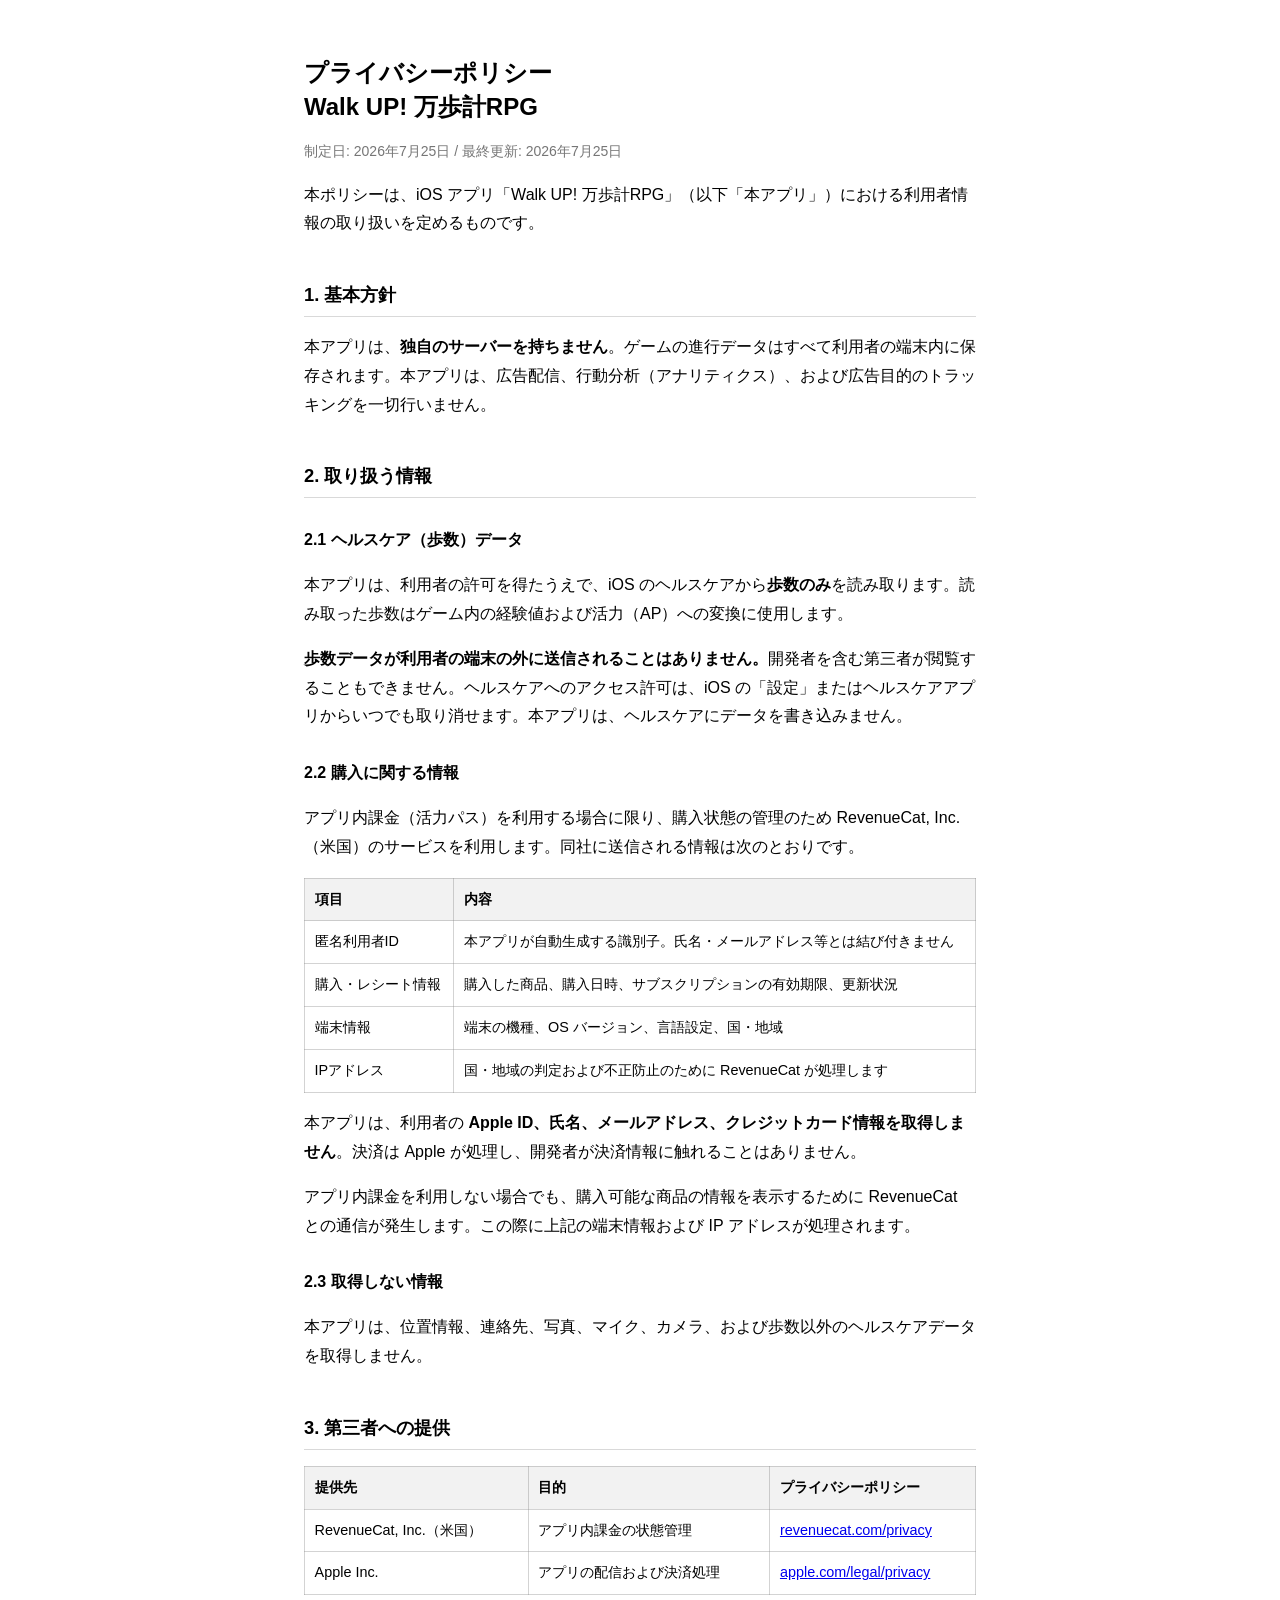
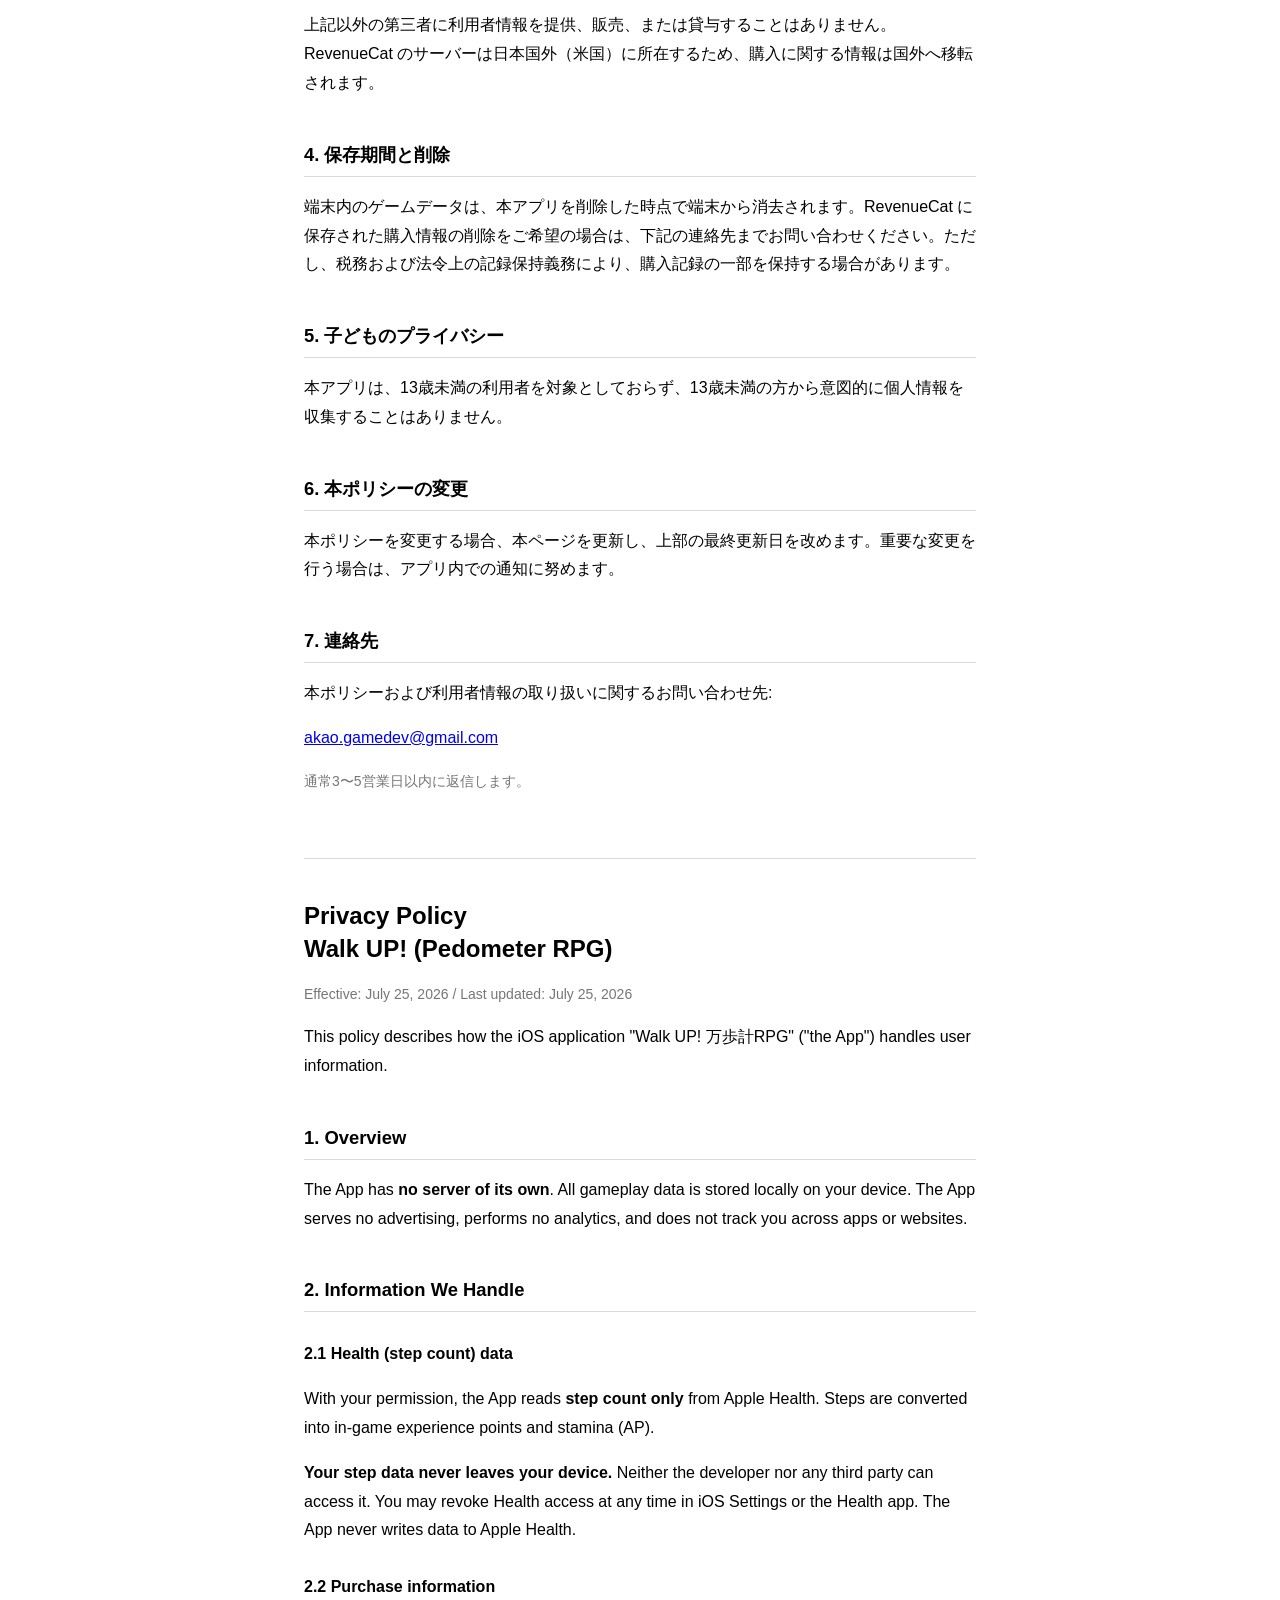
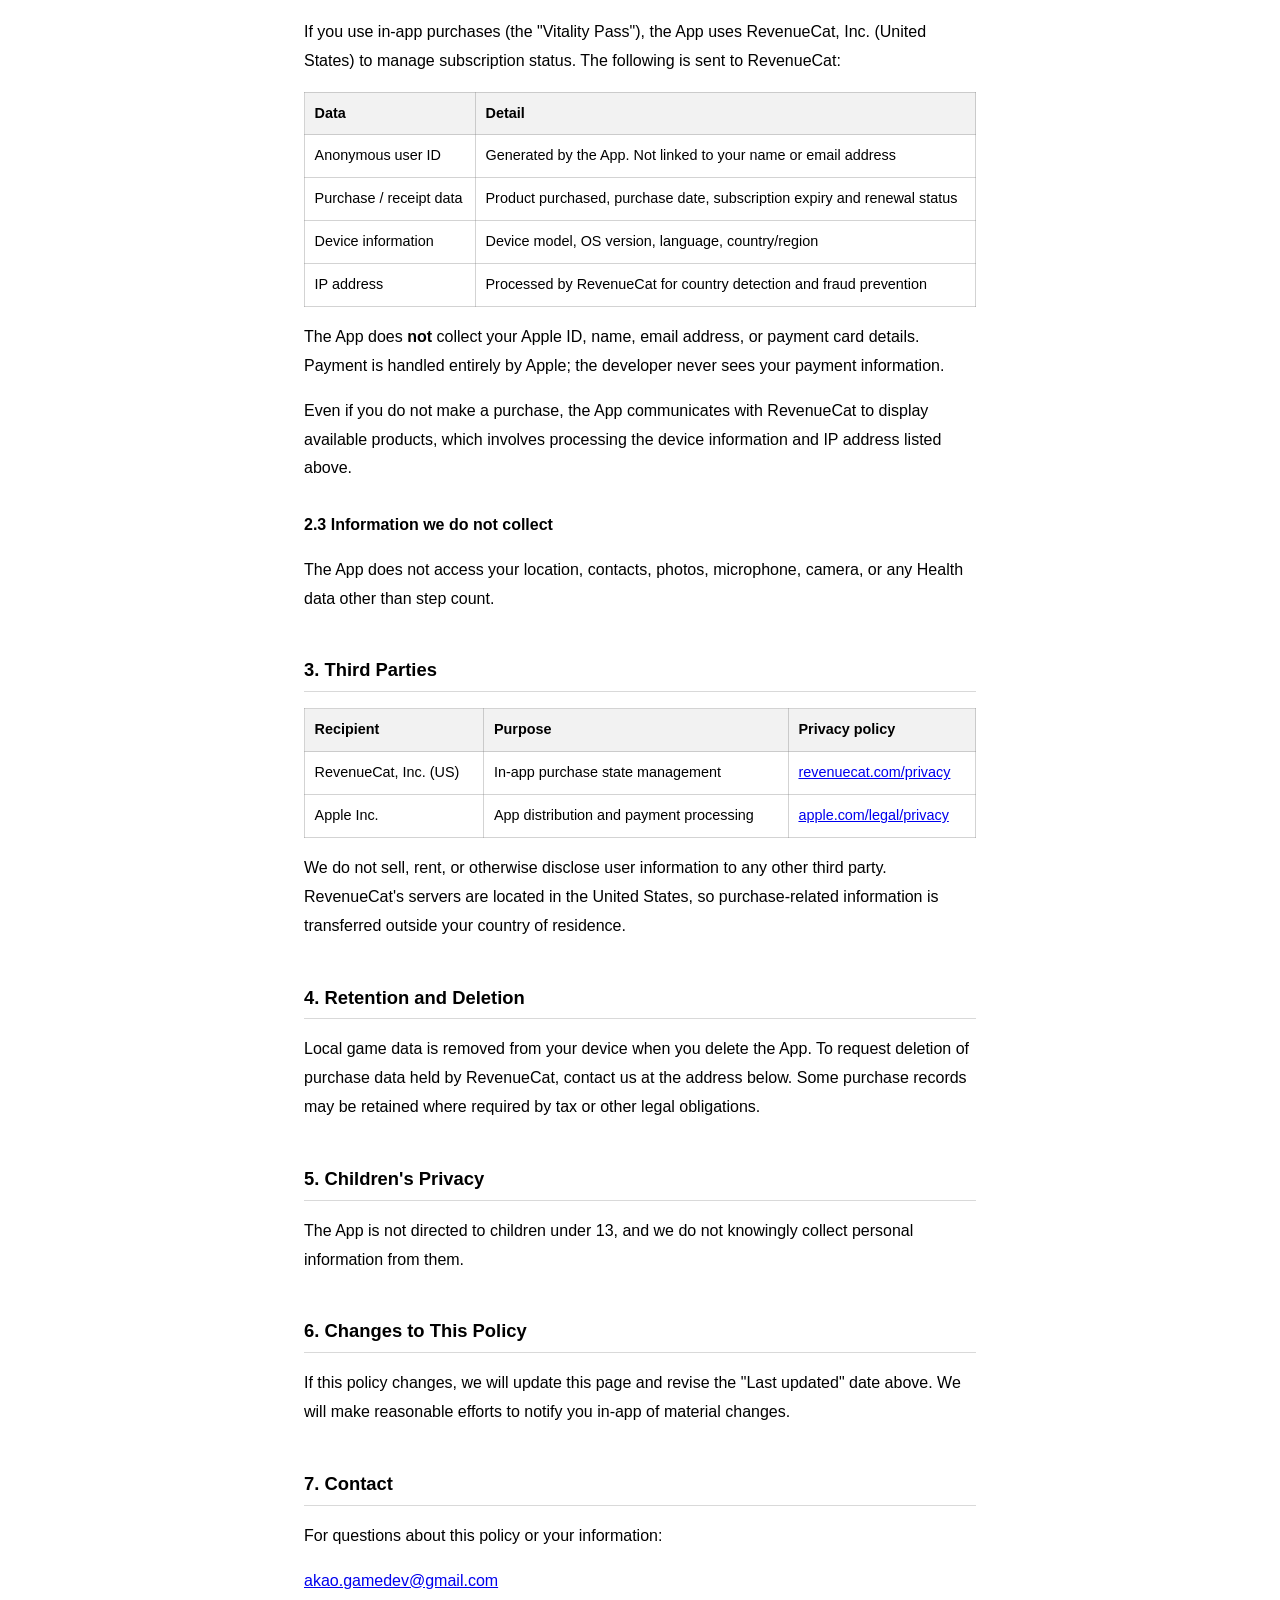
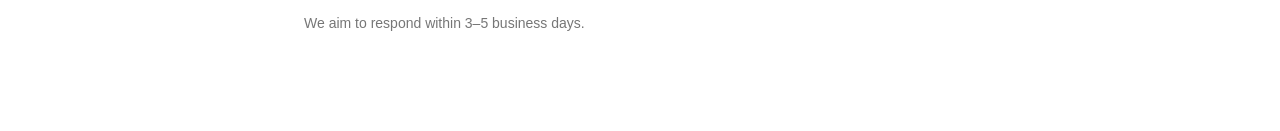
<file: docs/privacy-policy.html>
<!DOCTYPE html>
<html lang="ja">
<head>
<meta charset="utf-8">
<meta name="viewport" content="width=device-width, initial-scale=1">
<title>プライバシーポリシー / Privacy Policy — Walk UP! 万歩計RPG</title>
<style>
  :root { color-scheme: light dark; }
  body {
    font-family: -apple-system, BlinkMacSystemFont, "Hiragino Sans", "Noto Sans JP", sans-serif;
    line-height: 1.8;
    max-width: 42rem;
    margin: 0 auto;
    padding: 2.5rem 1.25rem 5rem;
  }
  h1 { font-size: 1.5rem; line-height: 1.4; }
  h2 { font-size: 1.15rem; margin-top: 2.5rem; border-bottom: 1px solid rgba(128,128,128,.3); padding-bottom: .3rem; }
  h3 { font-size: 1rem; margin-top: 1.75rem; }
  table { border-collapse: collapse; width: 100%; margin: 1rem 0; font-size: .9rem; }
  th, td { border: 1px solid rgba(128,128,128,.35); padding: .5rem .6rem; text-align: left; vertical-align: top; }
  th { background: rgba(128,128,128,.1); }
  .meta { color: #767676; font-size: .875rem; }
  hr { border: 0; border-top: 1px solid rgba(128,128,128,.3); margin: 4rem 0 2.5rem; }
  code { font-size: .875em; }
</style>
</head>
<body>

<h1>プライバシーポリシー<br>Walk UP! 万歩計RPG</h1>
<p class="meta">制定日: 2026年7月25日 / 最終更新: 2026年7月25日</p>

<p>本ポリシーは、iOS アプリ「Walk UP! 万歩計RPG」（以下「本アプリ」）における利用者情報の取り扱いを定めるものです。</p>

<h2>1. 基本方針</h2>
<p>本アプリは、<strong>独自のサーバーを持ちません</strong>。ゲームの進行データはすべて利用者の端末内に保存されます。本アプリは、広告配信、行動分析（アナリティクス）、および広告目的のトラッキングを一切行いません。</p>

<h2>2. 取り扱う情報</h2>

<h3>2.1 ヘルスケア（歩数）データ</h3>
<p>本アプリは、利用者の許可を得たうえで、iOS のヘルスケアから<strong>歩数のみ</strong>を読み取ります。読み取った歩数はゲーム内の経験値および活力（AP）への変換に使用します。</p>
<p><strong>歩数データが利用者の端末の外に送信されることはありません。</strong>開発者を含む第三者が閲覧することもできません。ヘルスケアへのアクセス許可は、iOS の「設定」またはヘルスケアアプリからいつでも取り消せます。本アプリは、ヘルスケアにデータを書き込みません。</p>

<h3>2.2 購入に関する情報</h3>
<p>アプリ内課金（活力パス）を利用する場合に限り、購入状態の管理のため RevenueCat, Inc.（米国）のサービスを利用します。同社に送信される情報は次のとおりです。</p>

<table>
  <tr><th>項目</th><th>内容</th></tr>
  <tr><td>匿名利用者ID</td><td>本アプリが自動生成する識別子。氏名・メールアドレス等とは結び付きません</td></tr>
  <tr><td>購入・レシート情報</td><td>購入した商品、購入日時、サブスクリプションの有効期限、更新状況</td></tr>
  <tr><td>端末情報</td><td>端末の機種、OS バージョン、言語設定、国・地域</td></tr>
  <tr><td>IPアドレス</td><td>国・地域の判定および不正防止のために RevenueCat が処理します</td></tr>
</table>

<p>本アプリは、利用者の <strong>Apple ID、氏名、メールアドレス、クレジットカード情報を取得しません</strong>。決済は Apple が処理し、開発者が決済情報に触れることはありません。</p>
<p>アプリ内課金を利用しない場合でも、購入可能な商品の情報を表示するために RevenueCat との通信が発生します。この際に上記の端末情報および IP アドレスが処理されます。</p>

<h3>2.3 取得しない情報</h3>
<p>本アプリは、位置情報、連絡先、写真、マイク、カメラ、および歩数以外のヘルスケアデータを取得しません。</p>

<h2>3. 第三者への提供</h2>
<table>
  <tr><th>提供先</th><th>目的</th><th>プライバシーポリシー</th></tr>
  <tr>
    <td>RevenueCat, Inc.（米国）</td>
    <td>アプリ内課金の状態管理</td>
    <td><a href="https://www.revenuecat.com/privacy/">revenuecat.com/privacy</a></td>
  </tr>
  <tr>
    <td>Apple Inc.</td>
    <td>アプリの配信および決済処理</td>
    <td><a href="https://www.apple.com/legal/privacy/">apple.com/legal/privacy</a></td>
  </tr>
</table>
<p>上記以外の第三者に利用者情報を提供、販売、または貸与することはありません。RevenueCat のサーバーは日本国外（米国）に所在するため、購入に関する情報は国外へ移転されます。</p>

<h2>4. 保存期間と削除</h2>
<p>端末内のゲームデータは、本アプリを削除した時点で端末から消去されます。RevenueCat に保存された購入情報の削除をご希望の場合は、下記の連絡先までお問い合わせください。ただし、税務および法令上の記録保持義務により、購入記録の一部を保持する場合があります。</p>

<h2>5. 子どものプライバシー</h2>
<p>本アプリは、13歳未満の利用者を対象としておらず、13歳未満の方から意図的に個人情報を収集することはありません。</p>

<h2>6. 本ポリシーの変更</h2>
<p>本ポリシーを変更する場合、本ページを更新し、上部の最終更新日を改めます。重要な変更を行う場合は、アプリ内での通知に努めます。</p>

<h2>7. 連絡先</h2>
<p>本ポリシーおよび利用者情報の取り扱いに関するお問い合わせ先:</p>
<p><a href="mailto:akao.gamedev@gmail.com">akao.gamedev@gmail.com</a></p>
<p class="meta">通常3〜5営業日以内に返信します。</p>

<hr>

<h1>Privacy Policy<br>Walk UP! (Pedometer RPG)</h1>
<p class="meta">Effective: July 25, 2026 / Last updated: July 25, 2026</p>

<p>This policy describes how the iOS application "Walk UP! 万歩計RPG" ("the App") handles user information.</p>

<h2>1. Overview</h2>
<p>The App has <strong>no server of its own</strong>. All gameplay data is stored locally on your device. The App serves no advertising, performs no analytics, and does not track you across apps or websites.</p>

<h2>2. Information We Handle</h2>

<h3>2.1 Health (step count) data</h3>
<p>With your permission, the App reads <strong>step count only</strong> from Apple Health. Steps are converted into in-game experience points and stamina (AP).</p>
<p><strong>Your step data never leaves your device.</strong> Neither the developer nor any third party can access it. You may revoke Health access at any time in iOS Settings or the Health app. The App never writes data to Apple Health.</p>

<h3>2.2 Purchase information</h3>
<p>If you use in-app purchases (the "Vitality Pass"), the App uses RevenueCat, Inc. (United States) to manage subscription status. The following is sent to RevenueCat:</p>

<table>
  <tr><th>Data</th><th>Detail</th></tr>
  <tr><td>Anonymous user ID</td><td>Generated by the App. Not linked to your name or email address</td></tr>
  <tr><td>Purchase / receipt data</td><td>Product purchased, purchase date, subscription expiry and renewal status</td></tr>
  <tr><td>Device information</td><td>Device model, OS version, language, country/region</td></tr>
  <tr><td>IP address</td><td>Processed by RevenueCat for country detection and fraud prevention</td></tr>
</table>

<p>The App does <strong>not</strong> collect your Apple ID, name, email address, or payment card details. Payment is handled entirely by Apple; the developer never sees your payment information.</p>
<p>Even if you do not make a purchase, the App communicates with RevenueCat to display available products, which involves processing the device information and IP address listed above.</p>

<h3>2.3 Information we do not collect</h3>
<p>The App does not access your location, contacts, photos, microphone, camera, or any Health data other than step count.</p>

<h2>3. Third Parties</h2>
<table>
  <tr><th>Recipient</th><th>Purpose</th><th>Privacy policy</th></tr>
  <tr>
    <td>RevenueCat, Inc. (US)</td>
    <td>In-app purchase state management</td>
    <td><a href="https://www.revenuecat.com/privacy/">revenuecat.com/privacy</a></td>
  </tr>
  <tr>
    <td>Apple Inc.</td>
    <td>App distribution and payment processing</td>
    <td><a href="https://www.apple.com/legal/privacy/">apple.com/legal/privacy</a></td>
  </tr>
</table>
<p>We do not sell, rent, or otherwise disclose user information to any other third party. RevenueCat's servers are located in the United States, so purchase-related information is transferred outside your country of residence.</p>

<h2>4. Retention and Deletion</h2>
<p>Local game data is removed from your device when you delete the App. To request deletion of purchase data held by RevenueCat, contact us at the address below. Some purchase records may be retained where required by tax or other legal obligations.</p>

<h2>5. Children's Privacy</h2>
<p>The App is not directed to children under 13, and we do not knowingly collect personal information from them.</p>

<h2>6. Changes to This Policy</h2>
<p>If this policy changes, we will update this page and revise the "Last updated" date above. We will make reasonable efforts to notify you in-app of material changes.</p>

<h2>7. Contact</h2>
<p>For questions about this policy or your information:</p>
<p><a href="mailto:akao.gamedev@gmail.com">akao.gamedev@gmail.com</a></p>
<p class="meta">We aim to respond within 3–5 business days.</p>

</body>
</html>
</file>
<file: web/style.css>
/* Walk UP! ブラウザ版 — 画面の意匠
 *
 * このファイルが本体。**ゲームに見えるかどうかは、ほぼここで決まる。**
 *
 * ── なぜ「アプリの顔」になるのか（作り直しの理由） ──
 * 角丸のカードを縦に等間隔で積み、各カードに見出しと数値を1つずつ置く。
 * これが健康アプリ・習慣化アプリの構造そのもので、中の絵や言葉を
 * どれだけ作り込んでも、構造が同じなら同じ顔になる。色や書体の問題ではない。
 *
 * ── ここで採る構造 ──
 * **画面を2種類に分ける。混ぜない。**
 *   世界（ホーム・討伐・戦闘）… アートが地。全面に敷き、UI は暗い札として上に浮く
 *   帳面（装備・図鑑・地域・道標）… 紙が地。下から上げて、開いて読む場面にする
 *
 * 紙の上に絵を貼るのではなく、絵の上に UI を浮かせる。順序が逆だった。
 * 一度これを「枠を凝る」だけで済ませようとして失敗している。線と影をいくら足しても、
 * 縦積みのカードは縦積みのカードだった。
 *
 * 共通の作法：
 *   1. 面には必ず 2px の線（紙なら ink、世界なら紙色の 82%）
 *   2. 影はぼかさない。真下に落とす硬い影だけ
 *   3. 角丸は四隅で半径を変えて、手で引いた線に寄せる
 *   4. OS 標準の部品（ナビバー・リスト行・トグル・システムアイコン）は1つも出さない
 *   5. 数値は等幅・極太。必ず 0 から動かしてから止める
 *   6. 一覧は行で組まない。地図・格子・盤面にする
 *
 * SwiftUI へ移すときの対応は `README.md` に表で置いてある。
 */

/* ------------------------------------------------------------------ */
/* 0. トークン                                                         */
/* ------------------------------------------------------------------ */

:root {
  /* 紙の色。**OS のライト／ダークには追従させない。**
     ダルモンの立ち絵はこの色の上で描かれている（ART_PROMPTS.md §2）。 */
  --paper: #E8E4DC;
  --paper-deep: #DCD6CB;  /* 紙面の陰。図版との境や見開きの谷に使う */
  --card: #F6F4EF;

  --ink: #2E2A38;        /* 輪郭線と本文。アートの線と同じ濃さ */
  --ink-soft: rgba(46, 42, 56, .32);
  --accent: #5F5B76;
  --accent-fill: #6B6782;
  --vigor: #9A6F4A;      /* 活力（AP）。歩数由来の資源なので暖色で区別する */
  --danger: #9B4A4A;
  --text: #2E2A38;
  --text-soft: #6B6675;

  --stroke: 2px;
  --depth: 3px;

  /* **角丸を不均一にする。** 四隅が同じ半径だと定規で引いた図形＝UI 部品に見える。
     縦横で別の値を与えると、手で囲った枠に近づく。 */
  --round: 16px 13px 17px 12px / 13px 17px 12px 16px;
  --round-s: 10px 8px 11px 9px / 9px 11px 8px 10px;

  --font: "Hiragino Maru Gothic ProN", "ヒラギノ丸ゴ ProN W4",
          "Hiragino Sans", "Yu Gothic", system-ui, sans-serif;

  /* 紙目。無地の面は印刷物に見えない。**ごく薄く、しかし必ず敷く。** */
  --grain: url("data:image/svg+xml,%3Csvg xmlns='http://www.w3.org/2000/svg' width='140' height='140'%3E%3Cfilter id='n'%3E%3CfeTurbulence type='fractalNoise' baseFrequency='0.85' numOctaves='3'/%3E%3CfeColorMatrix type='saturate' values='0'/%3E%3C/filter%3E%3Crect width='140' height='140' filter='url(%23n)' opacity='0.5'/%3E%3C/svg%3E");
}

* { box-sizing: border-box; margin: 0; padding: 0; -webkit-tap-highlight-color: transparent; }

body {
  font-family: var(--font);
  color: var(--text);
  /* 日本語の詰め。**約物（、。・）の前後は既定だと空きすぎる。**
     `palt` を入れるだけで一行が締まり、字間の設計が効くようになる。 */
  font-feature-settings: "palt" 1;
  /* 行末の禁則を厳密に。小書き文字や長音が行頭に落ちるのを防ぐ。 */
  line-break: strict;
  background: #CFC9BF;
  display: flex;
  flex-direction: column;
  align-items: center;
  gap: 14px;
  padding: 18px 12px 28px;
  min-height: 100vh;
}

button { font-family: inherit; color: inherit; border: none; background: none; cursor: pointer; }
img { display: block; }

/* ------------------------------------------------------------------ */
/* 1. 端末の枠                                                         */
/* ------------------------------------------------------------------ */

#frame {
  position: relative;
  width: 390px;
  height: 844px;
  max-width: 100%;
  background: var(--paper);
  border: 3px solid var(--ink);
  border-radius: 36px;
  overflow: hidden;
  box-shadow: 0 10px 0 rgba(46, 42, 56, .35);
  flex: none;
}

/* 額装の内枠。**画集の図版は必ず枠の内側にある。**
   細い線を1本入れるだけで、画面が「頁」として閉じる。 */
#frame::after {
  content: ""; position: absolute; inset: 7px;
  border: 1px solid rgba(46, 42, 56, .28);
  border-radius: 30px;
  pointer-events: none;
  z-index: 80;
}

@media (max-width: 460px) {
  body { padding: 0; gap: 0; }
  #frame { width: 100%; height: 100dvh; border: none; border-radius: 0; box-shadow: none; }
  #frame::after { border-radius: 0; inset: 5px; }
}

.screen {
  position: absolute;
  inset: 0;
  /* **必ず自前の重なり文脈を作る。** これが無いと、画面の中で z-index を持つ部品
     （看板や図版）が、上に重ねたシートより手前に描かれて突き抜ける。 */
  z-index: 0;
  display: flex;
  flex-direction: column;
  background: var(--paper);
  overflow: hidden;
}

/* 紙目を全画面に敷く。乗算で落とすので、下の絵の色は変えない。 */
.screen::before {
  content: ""; position: absolute; inset: 0; z-index: 60;
  background-image: var(--grain);
  opacity: .16;
  mix-blend-mode: multiply;
  pointer-events: none;
}

/* シートは下から上げる。標準のモーダルに見せないため、上端を綴じ目のように作る。 */
.screen.sheet {
  top: 24px;
  border-top: var(--stroke) solid var(--ink);
  border-radius: 20px 18px 0 0;
  box-shadow: 0 -6px 0 rgba(46, 42, 56, .18);
}
@keyframes sheet-in { from { transform: translateY(100%); } to { transform: translateY(0); } }
@keyframes sheet-out { from { transform: translateY(0); } to { transform: translateY(100%); } }
.screen.sheet { animation: sheet-in .26s cubic-bezier(.2, .8, .3, 1) both; }
.screen.sheet.leaving { animation: sheet-out .2s ease-in both; }
@keyframes cover-in { from { opacity: 0; transform: scale(1.03); } to { opacity: 1; transform: scale(1); } }
.screen.cover { animation: cover-in .22s ease-out both; }

/* 中身を作り直しただけのときは滑らせない。開き直して見えると操作が重くなる。
   幕（`Nav.beat`）の裏で積んだ画面にも付く——**幕が上がるのと画面が現れるのが
   重なると、両方が半透明になって前の画面が透ける。**

   **`.cover` より後に置くこと。** 同じ詳細度なので、前に置くと打ち消せない
   （実際に長いあいだ効いていなかった）。 */
.screen.static { animation: none; }

.body {
  /* **`position` を落とさないこと。** 図版が絶対配置なので、
     中身が静的配置のままだと絵の方が上に描かれ、紙面が絵の下に沈む。 */
  position: relative;
  flex: 1;
  overflow-y: auto;
  -webkit-overflow-scrolling: touch;
  padding: 16px;
  display: flex;
  flex-direction: column;
  gap: 12px;
}

/* 場面転換の暗転。**ここが無いと戦闘が「次の頁」に見える。** */
#curtain {
  position: absolute; inset: 0; background: #000;
  opacity: 0; pointer-events: none; transition: opacity .22s ease; z-index: 90;
}
#curtain.on { opacity: 1; }

/* 場面転換のワイプ。**暗転だけだと「次の頁」に見える。**
   上下の帯が逆方向から閉じ、そのまま逆へ抜けると、場所が切り替わったと伝わる。
   斜めに傾けているのは、水平の帯だと画面分割の UI に見えるため。 */
#wipe { position: absolute; inset: 0; z-index: 92; pointer-events: none; visibility: hidden; }
#wipe.on { visibility: visible; }
#wipe i {
  position: absolute; left: -25%; width: 150%; height: 52%;
  background: #141119;
  box-shadow: 0 0 0 2px rgba(232, 228, 220, .12);
}
#wipe i.a { top: 0; transform: translateX(-120%) skewX(-11deg); }
#wipe i.b { bottom: 0; transform: translateX(120%) skewX(-11deg); }
#wipe.close i { transition: transform .26s cubic-bezier(.4, 0, .2, 1); transform: translateX(0) skewX(-11deg); }
#wipe.open i { transition: transform .3s cubic-bezier(.5, 0, .8, .3); }
#wipe.open i.a { transform: translateX(120%) skewX(-11deg); }
#wipe.open i.b { transform: translateX(-120%) skewX(-11deg); }

/* ------------------------------------------------------------------ */
/* 2. 紙面の部品                                                       */
/* ------------------------------------------------------------------ */

/* 面。線と硬い影を持ち、角丸は不均一。 */
.panel {
  position: relative;
  background: var(--card);
  border: var(--stroke) solid var(--ink);
  border-radius: var(--round);
  box-shadow: 0 var(--depth) 0 rgba(46, 42, 56, .22);
  padding: 14px;
}
.panel.tight { padding: 12px; }
.panel.warn { background: rgba(155, 74, 74, .16); }
.panel.mark { background: rgba(95, 91, 118, .26); }

/* **見出しは「墨で押した帯」にする。**
   細い文字＋下線だとフォームの節見出しに見え、そこから全体が書類に戻る。 */
.plate {
  display: inline-flex; align-items: center; gap: 6px;
  /* 縦並びの中に置いても幅いっぱいに伸びないようにする。
     帯が画面幅に伸びると、押した印ではなく見出しバーになる。 */
  align-self: flex-start;
  padding: 5px 12px 6px;
  background: var(--ink);
  color: var(--paper);
  border-radius: 4px 11px 4px 11px;
  font-size: 12px; font-weight: 800; letter-spacing: .12em;
}
.plate.open { background: transparent; color: var(--ink); border: var(--stroke) solid var(--ink); }
/* 暗い地の上に置く帯。墨のままだと背景に沈む。 */
.plate.night { background: rgba(18, 16, 24, .6); color: #fff; border: var(--stroke) solid rgba(232, 228, 220, .82); }

.caption { font-size: 12px; color: var(--text-soft); line-height: 1.6; }
.body-text { font-size: 14px; line-height: 1.75; }
.row { display: flex; align-items: center; gap: 10px; }
.row.between { justify-content: space-between; }
.stack { display: flex; flex-direction: column; gap: 10px; }
.grow { flex: 1; }

/* ------------------------------------------------------------------ */
/* 3. ヘッダー                                                         */
/* ------------------------------------------------------------------ */

/* **標準のナビゲーションバーは使わない。**
   タイトルと「閉じる」が OS の顔で出ると、開いた瞬間に設定画面に見える。 */
.game-header {
  position: relative; z-index: 2;
  display: flex; align-items: center; gap: 12px;
  padding: 14px 16px 10px;
  flex: none;
}
.game-header h1 {
  font-size: 19px; font-weight: 800; letter-spacing: .08em;
}

.round-button {
  width: 38px; height: 38px; flex: none;
  display: grid; place-items: center;
  background: var(--card);
  border: var(--stroke) solid var(--ink);
  border-radius: 50%;
  box-shadow: 0 2px 0 rgba(46, 42, 56, .5);
  transition: transform .08s ease-out, box-shadow .08s ease-out;
}
.round-button:active { transform: translateY(2px); box-shadow: 0 0 0 rgba(46, 42, 56, 0); }

/* 持ち物。丸めた札に線を引くだけで「持ち物」に見える。 */
.counter {
  display: inline-flex; align-items: center; gap: 5px;
  padding: 6px 12px;
  background: var(--card);
  border: var(--stroke) solid var(--ink);
  border-radius: 999px;
  font-size: 13px; font-weight: 800;
  font-variant-numeric: tabular-nums;
  color: var(--accent);
}
.counter.vigor { color: var(--vigor); }

/* ------------------------------------------------------------------ */
/* 4. ボタン＝札                                                       */
/* ------------------------------------------------------------------ */

/* 手応えは色ではなく**動き**で作る。押した瞬間に影の分だけ沈める。
   内側にもう1本線を入れると、板に彫った看板に見える。 */
.btn {
  position: relative;
  display: flex; align-items: center; justify-content: center; gap: 8px;
  width: 100%; min-height: 54px;
  padding: 0 16px;
  font-size: 16px; font-weight: 800; letter-spacing: .06em;
  color: #fff;
  background: var(--accent-fill);
  border: var(--stroke) solid var(--ink);
  border-radius: var(--round);
  box-shadow: 0 var(--depth) 0 var(--ink);
  transition: transform .08s ease-out, box-shadow .08s ease-out;
}
.btn::after {
  content: ""; position: absolute; inset: 4px;
  border: 1px solid rgba(255, 255, 255, .32);
  border-radius: 12px 10px 13px 9px;
  pointer-events: none;
}
.btn:active { transform: translateY(var(--depth)); box-shadow: 0 0 0 var(--ink); }
.btn[disabled] { opacity: .5; pointer-events: none; }

.btn.secondary {
  min-height: 46px; font-size: 14px; letter-spacing: .04em;
  color: var(--ink); background: var(--card);
  box-shadow: 0 2px 0 rgba(46, 42, 56, .7);
}
.btn.secondary::after { border-color: rgba(46, 42, 56, .18); }
.btn.secondary:active { transform: translateY(2px); box-shadow: 0 0 0 var(--ink); }

/* 行内の小さな札（着脱・強化）。 */
.chip {
  display: inline-flex; align-items: center; gap: 5px;
  padding: 8px 14px;
  font-size: 12px; font-weight: 800;
  color: var(--ink); background: var(--card);
  border: var(--stroke) solid var(--ink);
  border-radius: var(--round-s);
  box-shadow: 0 2px 0 rgba(46, 42, 56, .7);
  transition: transform .08s ease-out, box-shadow .08s ease-out;
  white-space: nowrap;
}
.chip:active { transform: translateY(2px); box-shadow: 0 0 0 var(--ink); }
.chip.on { background: var(--accent-fill); color: #fff; }
.chip[disabled] { opacity: .45; pointer-events: none; }

/* **見た目を変えずに当たり判定だけ広げる。**
   小さな札は 33px 程度しかなく、指では外す。44px を最低線として確保する
   （見えている枠を大きくすると意匠が崩れるので、透明な判定だけを重ねる）。 */
.chip, .round-button, .arrow { position: relative; }
.chip::before, .round-button::before, .arrow::before {
  content: ""; position: absolute; left: 50%; top: 50%;
  width: max(100%, 44px); height: max(100%, 44px);
  transform: translate(-50%, -50%);
}

/* ------------------------------------------------------------------ */
/* 5. 数値とゲージ                                                     */
/* ------------------------------------------------------------------ */

.num { font-variant-numeric: tabular-nums; font-weight: 800; }

/* 数値は「札に打った数」として置く。
   **見出しを上、数値を下に積むと帳票になる。**帯を貼って数を主役にする。 */
.tile {
  position: relative;
  flex: 1; min-width: 0;
  display: flex; flex-direction: column; align-items: center; gap: 4px;
  padding: 12px 6px 10px;
  background: var(--card);
  border: var(--stroke) solid var(--ink);
  border-radius: var(--round-s);
  box-shadow: 0 var(--depth) 0 rgba(46, 42, 56, .22);
}
.tile .k {
  display: flex; align-items: center; gap: 4px;
  font-size: 10px; font-weight: 800; letter-spacing: .08em;
  color: var(--paper); background: var(--ink);
  padding: 2px 8px 3px; border-radius: 3px 8px 3px 8px;
  margin-top: -20px;
}
.tile .v {
  font-size: 27px; font-weight: 800; font-variant-numeric: tabular-nums;
  line-height: 1.05; color: var(--ink);
}
.tile.vigor .v { color: var(--vigor); }
.tile.accent .v { color: var(--accent); }
.tile-row { display: flex; gap: 10px; margin-top: 12px; }

/* 増減の吹き出し。**数字が変わった事実を、変わった場所の隣で言う。**
   別の場所に通知を出すと、どの数が動いたのか目で追えない。 */
.delta-pop {
  position: absolute; right: 6px; top: 4px;
  font-size: 13px; font-weight: 800; font-variant-numeric: tabular-nums;
  pointer-events: none;
  animation: delta-rise .9s cubic-bezier(.2, .8, .3, 1) both;
}
.delta-pop.up { color: var(--vigor); }
.delta-pop.down { color: var(--danger); }
@keyframes delta-rise {
  0% { transform: translateY(6px) scale(.8); opacity: 0; }
  20% { transform: translateY(0) scale(1.15); opacity: 1; }
  70% { transform: translateY(-6px) scale(1); opacity: 1; }
  100% { transform: translateY(-16px) scale(1); opacity: 0; }
}

/* ゲージ。**線の無い細いバーは OS 標準の部品にしか見えない。**
   輪郭線を引き、内側に目盛りを刻む。 */
.meter {
  position: relative;
  height: 16px;
  border: var(--stroke) solid var(--ink);
  border-radius: 999px;
  background: rgba(95, 91, 118, .16);
  overflow: hidden;
}
.meter > i {
  display: block; height: 100%;
  background: var(--accent);
  border-radius: 999px;
  transition: width .35s cubic-bezier(.2, .8, .3, 1);
}
/* 目盛り。10等分の刻みがあるだけで「計器」になる。 */
.meter::after {
  content: ""; position: absolute; inset: 0;
  background: repeating-linear-gradient(to right,
    rgba(46, 42, 56, .28) 0 1px, transparent 1px 10%);
  pointer-events: none;
}
.meter.vigor { background: rgba(154, 111, 74, .18); }
.meter.vigor > i { background: var(--vigor); }
.meter.danger { background: rgba(155, 74, 74, .2); }
.meter.danger > i { background: var(--danger); }
.meter.slim { height: 12px; }

/* ------------------------------------------------------------------ */
/* 6. 世界の画面（ホーム・討伐・戦闘）                                 */
/* ------------------------------------------------------------------ */

/* ── ここがゲームに見えるかどうかの分かれ目 ──
 *
 * 紙の上に絵を貼ると、どれだけ枠を凝っても「絵の入った書類」にしかならない。
 * **アートを画面いっぱいに敷き、UI をその上に浮かせる。** 順序が逆。
 *
 * この作品では画面を2種類に分ける。混ぜないこと。
 *   世界（ホーム・討伐・戦闘）… アートが地。UI は暗い札として上に浮く
 *   帳面（装備・図鑑・地域・道標）… 紙が地。開いて読む場面
 * 対比があるから、ホームが「外」に、シートが「本を開いた」に見える。
 */

.world { background: #17151d; }
.world .world-bg {
  position: absolute; inset: 0;
  background-size: cover; background-position: center 42%;
}

/* ── 生気（活気ゲージ）を風景で返す ──
 *
 * **この作品の主題は「止まった世界が、歩いた分だけ動き出す」。**
 * それをシートの中の数値とバーで済ませていた。歩いた成果が風景に返らないなら、
 * 活気という仕組みは無いのと同じ。ここで見せる。
 *
 * 層の重ね順（下から）:
 *   world-bg      … 止まったままの街
 *   world-alive   … 活気が満ちた街。opacity = 活気 / 100 で重なる
 *   lamps         … 灯り。段階的に点く
 *   distant       … 遠景のダルモン。討伐すると消える
 *   motes         … 空気中の粒。活気が上がるほど暖色で速く漂う
 */

.world .world-alive {
  position: absolute; inset: 0;
  background-size: cover; background-position: center 42%;
  transition: opacity 1.2s ease-out;
}
/* 本物の「復興後」が来るまでの擬似版。彩度と明度を上げ、暖色へ寄せる。
   絵として正しくはないが、**機構が正しく動いているかは確かめられる。** */
.world .world-alive.faux { filter: saturate(1.75) brightness(1.22) hue-rotate(-10deg) contrast(1.04); }

/* 息づかい。静止画のままだと「止まった世界」ではなく「ただの画像」に見える。
   ごく僅かに膨らませ続けると、空気があるように見える。**気づかれない大きさに留める。** */
@keyframes breathe { from { transform: scale(1); } to { transform: scale(1.035); } }
.world .world-bg, .world .world-alive { animation: breathe 24s ease-in-out infinite alternate; }

/* 場面のカメラ。**呼吸を置き換える**（重ねると transform を取り合って震える）。
   一度だけ動いて止まる（`infinite` にしない）——ずっと寄り続けると、
   読んでいるあいだ絵が落ち着かず、文字を追えなくなる。

   立つのは画面の下寄りなので、寄る時の原点は足元側に置く。
   中心を原点にすると、人物ではなく空へ寄っていく。 */
@keyframes shot-close { from { transform: scale(1); } to { transform: scale(1.15); } }
@keyframes shot-wide  { from { transform: scale(1.13); } to { transform: scale(1); } }

.scene.shot-close .world-bg, .scene.shot-close .world-alive {
  transform-origin: 50% 66%;
  animation: shot-close 22s cubic-bezier(.25,.6,.35,1) both;
}
.scene.shot-wide .world-bg, .scene.shot-wide .world-alive {
  transform-origin: 50% 55%;
  animation: shot-wide 24s cubic-bezier(.25,.6,.35,1) both;
}

/* 追加の語彙（2026-07-28）。**山場にだけ使う。** 寄る・引くと同じで、
   全場面に回すと、どの場面も同じ「動く絵」になって意味を失う。

   tremor … 地鳴り。寄ったまま、細かく揺れ続ける（最後の対峙）
   tilt   … 傾き。斜めに入って、起きようとして起き切らない（不穏）
   orbit  … 回り込み。横へ流れながら引く（見渡す）

   tremor だけ infinite にしてある。揺れは「続いている」ことが意味なので
   一度で止めると地鳴りではなく衝撃になる。振幅は 2px 未満に抑えること——
   これ以上大きいと、読んでいる文字の方が揺れて見える。 */
@keyframes shot-tremor {
  0%   { transform: scale(1.09) translate(0, 0); }
  22%  { transform: scale(1.09) translate(1.5px, -1px); }
  47%  { transform: scale(1.09) translate(-1.3px, .9px); }
  71%  { transform: scale(1.09) translate(1px, .7px); }
  100% { transform: scale(1.09) translate(0, 0); }
}
.scene.shot-tremor .world-bg, .scene.shot-tremor .world-alive {
  transform-origin: 50% 66%;
  animation: shot-tremor 1.9s linear infinite;
}
/* 起き切らない（0.6deg 残す）。まっすぐに戻すと、不穏が転換の途中で解決してしまう。
   回すと四隅が覗くので、始まりの拡大は寄り（1.15）より大きく取る。 */
@keyframes shot-tilt { from { transform: scale(1.16) rotate(2.2deg); } to { transform: scale(1.1) rotate(.6deg); } }
.scene.shot-tilt .world-bg, .scene.shot-tilt .world-alive {
  transform-origin: 50% 60%;
  animation: shot-tilt 24s cubic-bezier(.25,.6,.35,1) both;
}
@keyframes shot-orbit { from { transform: scale(1.22) translateX(3.5%); } to { transform: scale(1.08) translateX(-2.5%); } }
.scene.shot-orbit .world-bg, .scene.shot-orbit .world-alive {
  transform-origin: 50% 58%;
  animation: shot-orbit 26s cubic-bezier(.25,.6,.35,1) both;
}

/* 灯り。窓・自販機・街灯のあたりに置く暖色のにじみ。
   **輪郭を持たせない。** 円が見えると絵の上の図形になる。 */
.lamps { position: absolute; inset: 0; pointer-events: none; }
.lamp {
  position: absolute;
  border-radius: 50%;
  background: radial-gradient(circle, rgba(255, 214, 150, .85), rgba(255, 190, 110, .35) 42%, rgba(255, 180, 100, 0) 70%);
  opacity: 0;
  transition: opacity 1.4s ease-out;
  animation: lamp-flicker 5s ease-in-out infinite alternate;
}
@keyframes lamp-flicker { from { filter: brightness(.88); } to { filter: brightness(1.12); } }

/* 遠景のダルモン。**襲ってこない。ただそこにいる。**
   §18.4 の設定どおり、居るだけで気力を抜く存在として背景に沈めておく。
   その章の未討伐ノードの数だけ現れ、討伐すると消える。 */
.distant { position: absolute; inset: 0; pointer-events: none; }
.distant img {
  position: absolute;
  /* **暗い影を暗い背景に置いても見えない。** 縁にごく弱い光を回して形だけ読ませる。
     濃くすると主人公と競うので、明度は落としたまま輪郭で存在を示す。 */
  filter: brightness(.28) blur(.4px)
          drop-shadow(0 0 5px rgba(226, 214, 200, .38))
          drop-shadow(0 0 1px rgba(226, 214, 200, .5));
  opacity: .75;
  transition: opacity 1s ease-out, transform 1s ease-out;
  animation: bob 3.6s ease-in-out infinite alternate;
}
.distant img.gone { opacity: 0; transform: scaleY(.2) translateY(10px); }

/* 空気中の粒。活気が低いと灰色でほとんど動かず、高いと暖色で漂う。 */
.motes { position: absolute; inset: 0; pointer-events: none; overflow: hidden; }
.mote {
  position: absolute;
  width: 3px; height: 3px; border-radius: 50%;
  background: rgba(232, 228, 220, .55);
  animation: drift linear infinite;
}
@keyframes drift {
  from { transform: translate(0, 0); opacity: 0; }
  15% { opacity: 1; }
  85% { opacity: 1; }
  to { transform: translate(22px, -120px); opacity: 0; }
}

/* 気配の目盛り。地名の下に短く出す。**数値は書かない。**
   何%かではなく「戻ってきているか」だけ分かればいい。 */
.life-mark {
  width: 64px; height: 4px; margin: 6px auto 0;
  border: 1px solid rgba(255, 255, 255, .5);
  border-radius: 999px;
  overflow: hidden;
}
.life-mark i {
  display: block; height: 100%;
  background: #E2B486;
  transition: width 1.2s cubic-bezier(.2, .8, .3, 1);
}
/* 上下を落として文字を読ませる。**中央は落とさない。**
   全面を均一に暗くすると、絵ではなく単なる暗い背景になる。 */
.world .world-scrim {
  position: absolute; inset: 0;
  background:
    linear-gradient(to bottom, rgba(10,9,13,.72) 0%, rgba(10,9,13,.12) 30%,
                    rgba(10,9,13,.15) 52%, rgba(10,9,13,.86) 82%, rgba(10,9,13,.94) 100%);
}
.world .world-inner {
  position: absolute; inset: 0; z-index: 2;
  display: flex; flex-direction: column;
  padding: 14px 16px 18px;
}

/* 世界の上に置く札。**紙ではなく夜の色**にして、白い線で囲う。
   ここだけ紙色の面を置くと、暗い絵の上に書類が貼られたように浮く。 */
.night {
  background: rgba(18, 16, 24, .62);
  border: var(--stroke) solid rgba(232, 228, 220, .82);
  border-radius: var(--round);
  box-shadow: 0 var(--depth) 0 rgba(0, 0, 0, .45);
  color: #fff;
}
.world .white { color: #fff; text-shadow: 0 1px 3px rgba(0,0,0,.75); }

/* 見出しは**居場所**を出す。アプリ名を出すのは看板であって、ゲームの画面ではない。
   RPG が画面上部に地名を出すのと同じ。 */
.place {
  text-align: center; margin-top: 2px;
}
.place .ch {
  font-size: 10px; font-weight: 800; letter-spacing: .3em;
  color: rgba(255,255,255,.65); text-shadow: 0 1px 3px rgba(0,0,0,.8);
}
.place .nm {
  font-size: 17px; font-weight: 800; letter-spacing: .16em;
  color: #fff; text-shadow: 0 2px 4px rgba(0,0,0,.85);
}

/* HUD 上段。左に位、右に持ち物。 */
.hud { display: flex; align-items: flex-start; gap: 10px; }

/* 位の紋。**数値を四角い札に入れない。**
   丸い紋章に環のゲージが回っていると、それだけで持ち物ではなく「格」に見える。 */
.crest { position: relative; width: 74px; height: 74px; flex: none; }
.crest svg { position: absolute; inset: 0; }
.crest .arc { transition: stroke-dashoffset .9s cubic-bezier(.2,.8,.3,1); }
.crest .face {
  position: absolute; inset: 9px;
  border-radius: 50%;
  background: var(--paper);
  border: var(--stroke) solid var(--ink);
  display: flex; flex-direction: column; align-items: center; justify-content: center;
  line-height: 1;
}
.crest .face .lv { font-size: 8px; font-weight: 800; letter-spacing: .12em; color: var(--text-soft); }
.crest .face .no { font-size: 26px; font-weight: 800; font-variant-numeric: tabular-nums; }

/* 持ち物。丸めた夜色の札。 */
.pills { display: flex; flex-direction: column; gap: 6px; align-items: flex-end; }
.pill {
  display: inline-flex; align-items: center; gap: 6px;
  padding: 5px 11px;
  background: rgba(18, 16, 24, .66);
  border: var(--stroke) solid rgba(232, 228, 220, .8);
  border-radius: 999px;
  font-size: 13px; font-weight: 800; font-variant-numeric: tabular-nums;
  color: #fff;
}
.pill.vigor { color: #E2B486; border-color: rgba(226, 180, 134, .85); }
/* 増減の吹き出しを札の上に出すため。 */
.pill { position: relative; }
.pill .delta-pop { right: -2px; top: -14px; text-shadow: 0 1px 3px rgba(0,0,0,.8); }

/* 道標の標。**カードにしない。** 世界に落ちている物として、絵の上に置く。 */
.marker {
  position: absolute; right: 20px; top: 196px; z-index: 3;
  width: 58px; height: 58px; border-radius: 50%;
  display: grid; place-items: center;
  background: rgba(18, 16, 24, .66);
  border: var(--stroke) solid rgba(232, 228, 220, .85);
  color: #fff;
  box-shadow: 0 var(--depth) 0 rgba(0,0,0,.45);
  animation: marker-breathe 2.4s ease-in-out infinite alternate;
}
@keyframes marker-breathe {
  from { transform: translateY(2px); box-shadow: 0 2px 0 rgba(0,0,0,.45); }
  to { transform: translateY(-3px); box-shadow: 0 6px 0 rgba(0,0,0,.4); }
}
.marker .bubble {
  position: absolute; top: -6px; right: -6px;
  min-width: 24px; height: 24px; padding: 0 6px;
  border-radius: 999px;
  background: var(--vigor); color: #fff;
  border: var(--stroke) solid var(--ink);
  display: grid; place-items: center;
  font-size: 12px; font-weight: 800; font-variant-numeric: tabular-nums;
}

/* 待機の揺れ。ART_PROMPTS の sluggish / drowsy に合わせ、あえて遅くしている。
   主人公と遠景のダルモンで共用する。 */
@keyframes bob { from { transform: translateY(5px); } to { transform: translateY(-5px); } }
.bob { animation: bob 2.2s ease-in-out infinite alternate; }

/* 歩いて画面に入る。**止まった絵で始めない。**
   この世界で唯一動いている存在なので、最初の一動作を「移動」にする。
   減速しながら定位置に収まり、そのまま待機の揺れへ引き渡す。 */
@keyframes walk-in {
  from { transform: translateX(-130px) translateY(5px); opacity: 0; }
  30% { opacity: 1; }
  to { transform: translateX(0) translateY(5px); opacity: 1; }
}
.walk-in { animation: walk-in 1s cubic-bezier(.22, .7, .3, 1) both; }

/* 討伐へ出る。**画面を差し替えるのではなく、歩いて出て行く。** */
@keyframes walk-out {
  from { transform: translateX(0) translateY(5px); opacity: 1; }
  to { transform: translateX(190px) translateY(5px); opacity: 0; }
}
.walk-out { animation: walk-out .6s cubic-bezier(.5, 0, .8, .4) both; }

/* 主人公が立つ場。**画面の中で一番広い面積を絵に渡す。** */
.stage { flex: 1; position: relative; min-height: 0; }
/* 立ち絵は余白を切り落としてあるので、**下端がそのまま足の位置**になる。
   余白付きの正方形を置くと、接地の影が足より下にずれて浮いて見える。 */
.stage .hero {
  position: absolute; left: 50%; bottom: 0;
  height: 172px; width: auto; margin-left: -28px;
  filter: drop-shadow(0 4px 3px rgba(0,0,0,.5));
}
.stage .ground {
  position: absolute; left: 50%; bottom: -2px;
  width: 120px; height: 20px; margin-left: -60px;
  background: radial-gradient(ellipse at center, rgba(0,0,0,.62), rgba(0,0,0,0) 70%);
}

/* 次の標的。**帯（リボン）で出す。** 四角い箱に入れると予定表に戻る。 */
.ribbon {
  position: relative;
  display: flex; align-items: center; gap: 10px;
  padding: 8px 14px 8px 8px;
  margin-bottom: 10px;
  background: rgba(18, 16, 24, .68);
  border: var(--stroke) solid rgba(232, 228, 220, .82);
  /* 端を切り落とす。四隅が直角／均一角丸だと部品に見える。 */
  clip-path: polygon(0 0, calc(100% - 14px) 0, 100% 50%, calc(100% - 14px) 100%, 0 100%);
  color: #fff;
}
.ribbon .face {
  flex: none; width: 46px; height: 46px; border-radius: 50%;
  background: rgba(232, 228, 220, .16);
  border: var(--stroke) solid rgba(232, 228, 220, .7);
  display: grid; place-items: center; overflow: hidden;
}
.ribbon .face img { width: 40px; height: 40px; object-fit: contain; }
.ribbon .where { font-size: 10px; letter-spacing: .12em; color: rgba(255,255,255,.66); }
.ribbon .who { font-size: 15px; font-weight: 800; letter-spacing: .04em; }
.ribbon .cost {
  margin-left: auto; margin-right: 10px;
  display: inline-flex; align-items: center; gap: 3px;
  font-size: 14px; font-weight: 800; color: #E2B486;
}
.ribbon .cost.short { color: rgba(255,255,255,.45); }

/* 今日の歩数。**この作品の心臓なので、専用の計器を与える。** */
.stepbar {
  display: block;
  padding: 9px 13px 10px;
  margin-bottom: 12px;
}
.stepbar .k { font-size: 10px; font-weight: 800; letter-spacing: .12em; color: rgba(255,255,255,.65); flex: none; }
.stepbar .v { font-size: 19px; font-weight: 800; font-variant-numeric: tabular-nums; line-height: 1; }
.stepbar .cap { font-size: 10px; color: rgba(255,255,255,.5); font-variant-numeric: tabular-nums; }
.stepbar .meter { flex: 1; height: 13px; border-color: rgba(232,228,220,.75); background: rgba(255,255,255,.12); }
.stepbar .to-ap {
  flex: none; font-size: 11px; color: rgba(255,255,255,.72);
  display: inline-flex; align-items: center; gap: 2px;
}
.stepbar .to-ap b { font-size: 14px; font-weight: 800; font-variant-numeric: tabular-nums; color: #E2B486; }
/* **単位は数値より小さく落とす。** 同じ大きさで並べると、どちらが主かが決まらない。 */
.stepbar small, .tile small, .caption small { font-size: .78em; opacity: .8; margin-left: 1px; }

/* レベルが上がった日だけ出す判。**毎回出すと祝いの意味が消える。** */
@keyframes stamp {
  from { transform: scale(1.7) rotate(-14deg); opacity: 0; }
  to { transform: scale(1) rotate(-3deg); opacity: 1; }
}
.badge-up {
  flex: none;
  padding: 3px 9px 4px; border-radius: 4px 10px 4px 10px;
  background: var(--vigor); color: #fff;
  border: var(--stroke) solid var(--ink);
  font-size: 10px; font-weight: 800; letter-spacing: .08em;
  animation: stamp .32s cubic-bezier(.2, 1.6, .4, 1) both;
}
/* **目盛りは飾りではなく単位。** 太い刻みが 5,000歩、細い刻みが 1,000歩＝活力1。
   等分しただけの目盛りは模様でしかなく、読んでも何も分からない。 */
.meter.ticked::after {
  background:
    repeating-linear-gradient(to right, rgba(255,255,255,.55) 0 1px, transparent 1px calc(100% / 6)),
    repeating-linear-gradient(to right, rgba(255,255,255,.2) 0 1px, transparent 1px calc(100% / 30));
}

/* 行動の並び。**同じ幅のボタンを縦に積まない。**
   主となる一手を大きく、残りを丸い衛星として並べる。 */
.dock { display: flex; flex-direction: column; gap: 10px; }
.satellites { display: flex; gap: 8px; justify-content: space-between; }
.sat {
  flex: 1;
  display: flex; flex-direction: column; align-items: center; gap: 4px;
  color: #fff;
}
.sat .disc {
  width: 48px; height: 48px; border-radius: 50%;
  display: grid; place-items: center;
  background: rgba(18, 16, 24, .66);
  border: var(--stroke) solid rgba(232, 228, 220, .82);
  box-shadow: 0 var(--depth) 0 rgba(0, 0, 0, .5);
  transition: transform .08s ease-out, box-shadow .08s ease-out;
}
.sat:active .disc { transform: translateY(var(--depth)); box-shadow: 0 0 0 rgba(0,0,0,.5); }
.sat .lb { font-size: 10px; font-weight: 800; letter-spacing: .06em; text-shadow: 0 1px 3px rgba(0,0,0,.8); }
.sat.on .disc { background: var(--vigor); }
.sat .disc { position: relative; }
/* 「いま出来ることがある」印。**数を出さない。**
   何件あるかではなく、行く理由があるかどうかだけ伝わればいい。 */
.sat .dot {
  position: absolute; top: -1px; right: -1px;
  width: 13px; height: 13px; border-radius: 50%;
  background: var(--vigor);
  border: var(--stroke) solid var(--ink);
  animation: dot-breathe 1.8s ease-in-out infinite alternate;
}
@keyframes dot-breathe { from { transform: scale(.85); } to { transform: scale(1.1); } }

/* 世界の上に置く主ボタン。塗りは暖色にして、唯一の「進む」手にする。 */
.btn.go {
  background: var(--vigor);
  border-color: var(--ink);
  box-shadow: 0 var(--depth) 0 var(--ink);
  letter-spacing: .1em;
}

/* ------------------------------------------------------------------ */
/* 6b. タイトル                                                        */
/* ------------------------------------------------------------------ */

.title { background: #0b0a0e; }
.title .title-art {
  position: absolute; inset: 0;
  background-size: cover; background-position: center bottom;
  /* ごく僅かに引く。止まった世界を、止まった画で出さない。 */
  animation: title-drift 20s ease-in-out infinite alternate;
}
@keyframes title-drift { from { transform: scale(1.04); } to { transform: scale(1); } }
.title .title-veil {
  position: absolute; inset: 0;
  background: linear-gradient(to bottom, rgba(10,9,13,.34) 0%, rgba(10,9,13,0) 46%, rgba(10,9,13,.5) 100%);
}
.title .title-inner {
  position: absolute; inset: 0; z-index: 2;
  display: flex; flex-direction: column; align-items: center;
  padding: 86px 24px 40px;
}

/* 題字。**生成に文字を描かせず、ここで組む。**
   白抜きに太いインクの縁取りと硬い落ち影を重ね、看板として立てる。 */
.title-mark {
  display: flex; align-items: baseline; gap: .12em;
  font-size: 52px; font-weight: 800; letter-spacing: .04em;
  color: #F4EFE4;
  -webkit-text-stroke: 7px #2E2A38;
  paint-order: stroke fill;
  text-shadow: 0 6px 0 rgba(46, 42, 56, .55);
  animation: title-in 1s cubic-bezier(.2, .9, .3, 1) both;
}
.title-mark .tu { color: #E2B486; }
@keyframes title-in {
  from { opacity: 0; transform: translateY(-14px) scale(1.06); }
  to { opacity: 1; transform: translateY(0) scale(1); }
}
.title-sub {
  margin-top: 14px;
  font-size: 12px; font-weight: 800; letter-spacing: .2em;
  color: rgba(255,255,255,.82);
  text-shadow: 0 2px 6px rgba(0,0,0,.9);
  animation: door-fade 1s ease-out .45s both;
}
.title-hint {
  font-size: 11px; letter-spacing: .2em; color: rgba(255,255,255,.72);
  text-shadow: 0 2px 6px rgba(0,0,0,.9);
  animation: hint-fade 1.8s ease-in-out infinite alternate;
}

/* ------------------------------------------------------------------ */
/* 6b-2. 初回の導入（権限の説明）                                       */
/* ------------------------------------------------------------------ */

/* **「アクセスを許可してください」だけでは通らない。**
   何のために読むのか、読んだ数がどこへ行くのかを、世界の言葉で先に言う。 */
.intro { background: #17151d; }
.intro .intro-inner {
  position: absolute; inset: 0; z-index: 2;
  display: flex; flex-direction: column; align-items: center;
  padding: 40px 24px 34px;
}
.intro-hero { height: 150px; width: auto; filter: drop-shadow(0 4px 3px rgba(0,0,0,.6)); }
.intro-copy { margin-top: 18px; text-align: center; color: #fff; }
.intro-copy .l1 { font-size: 15px; font-weight: 800; line-height: 1.8; text-shadow: 0 2px 6px rgba(0,0,0,.9); }
.intro-copy .l2 { margin-top: 6px; font-size: 13px; line-height: 1.8; color: rgba(255,255,255,.82); text-shadow: 0 2px 6px rgba(0,0,0,.9); }

/* 箇条。**点を打たない。** 印を打つと約款に見える。 */
.intro-note {
  margin-top: 22px; width: 100%;
  display: flex; flex-direction: column; gap: 12px;
}
.intro-row {
  padding: 11px 13px;
  background: rgba(18, 16, 24, .6);
  border: var(--stroke) solid rgba(232, 228, 220, .5);
  border-radius: var(--round-s);
}
.ir-title { font-size: 12px; font-weight: 800; letter-spacing: .06em; color: #E2B486; }
.ir-body { margin-top: 3px; font-size: 11px; line-height: 1.7; color: rgba(255,255,255,.78); }
.intro .btn.go { margin-top: auto; }

/* 完結。残っているものを並べて、復興へ渡す。 */
.ending-left { margin-top: 20px; width: 100%; display: flex; flex-direction: column; align-items: center; }

/* ------------------------------------------------------------------ */
/* 6c. 章の扉                                                          */
/* ------------------------------------------------------------------ */

/* **章の解放を数字だけで伝えない。**
   「第2章が解放されました」は進捗通知であって、新しい土地に着いたことではない。
   絵を全面に出し、名前は木札に載せ、世界の側の一行を送る。 */
.door { background: #100e14; }
.door .door-inner {
  position: absolute; inset: 0; z-index: 2;
  display: flex; flex-direction: column; align-items: center;
  justify-content: center;
  padding: 40px 20px 34px;
  color: #fff;
}
/* 図版の額。線と硬い影で囲い、頁に貼られた図として見せる。 */
.door-frame {
  width: 100%; aspect-ratio: 16 / 9;
  margin-top: 26px;
  border: var(--stroke) solid rgba(232, 228, 220, .55);
  box-shadow: 0 4px 0 rgba(0, 0, 0, .55);
  overflow: hidden;
  animation: door-fade 1.1s ease-out .35s both;
}
.door-art {
  width: 100%; height: 100%;
  background-size: cover; background-position: center;
  /* ゆっくり寄る。静止画を静止させたまま出すと、ただの1枚絵になる。 */
  animation: door-push 11s ease-out both;
}
@keyframes door-push { from { transform: scale(1.07); } to { transform: scale(1); } }
.door-no {
  font-size: 11px; font-weight: 800; letter-spacing: .42em;
  color: rgba(255,255,255,.7);
  text-shadow: 0 2px 5px rgba(0,0,0,.9);
  animation: door-fade .9s ease-out both;
}
/* 地名は木札に載せる。夜色の札より、その世界に落ちている物の方が強い。 */
.door-plaque { position: relative; margin-top: 12px; animation: door-fade 1s ease-out .2s both; }
.door-plaque img { width: 250px; display: block; filter: drop-shadow(0 6px 10px rgba(0,0,0,.6)); }
.door-name {
  position: absolute; inset: 0;
  display: grid; place-items: center;
  font-size: 19px; font-weight: 800; letter-spacing: .12em;
  color: #2A2530;
  text-shadow: 0 1px 0 rgba(255,255,255,.28);
}
/* 複数行を送る。**行ごとに場所を先に空けておく**（min-height）。
   出るたびに下の物が押し下がると、読んでいる行が動く。 */
/* 扉も1行ずつ。**2行ぶんの高さを確保**して、行の長さで題字と絵が動かないようにする。 */
.door-lines {
  position: relative;
  margin-top: 26px; max-width: 320px; min-height: 4.2em;
  display: flex; align-items: center;
  font-size: 14px; line-height: 1.95;
  text-shadow: 0 2px 6px rgba(0, 0, 0, .95);
}
.door-lines > p { width: 100%; }
.door-lines.waiting-tap::after {
  content: "▼";
  position: absolute; left: 50%; bottom: -14px; transform: translateX(-50%);
  font-size: 9px; color: rgba(226, 180, 134, .85);
  animation: tap-bob .9s ease-in-out infinite alternate;
}
/* 扉は中央寄せ。**セリフの行も中央に揃える。**
   地の文だけ中央でセリフが左だと、同じ面の中で組み方が二つになる。 */
.door-lines .l-n { text-align: center; }
.door-lines .l-say { justify-content: center; }
.door-lines .l-sys { margin-top: 12px; }

/* 完結の一行は従来どおり（3種の書き分けを使っていない）。 */
.door-line {
  text-align: center;
  font-size: 14px; line-height: 1.95;
  text-shadow: 0 2px 6px rgba(0, 0, 0, .95);
}

/* 完結の「まだ戻っていない場所」。**数字の隣に、次に開く物を置く。**
   進捗だけを見せると、何をすれば戻るのかが分からないまま終わる。 */
.ending-row + .ending-row { margin-top: 11px; }
.ending-next {
  margin-top: 3px; padding-left: 121px;
  font-size: 10px; letter-spacing: .04em;
  color: rgba(226, 180, 134, .82);
}
.ending-note {
  margin-top: 14px;
  font-size: 11px; line-height: 1.75;
  color: rgba(255, 255, 255, .68);
  text-align: center;
}
.door-hint {
  margin-top: 30px;
  font-size: 10px; letter-spacing: .16em; color: rgba(255,255,255,.5);
  animation: hint-fade 2s ease-in-out infinite alternate;
}
@keyframes door-fade { from { opacity: 0; transform: translateY(8px); } to { opacity: 1; transform: translateY(0); } }

/* ------------------------------------------------------------------ */
/* 6c-2. 完結（終章）                                                   */
/* ------------------------------------------------------------------ */

/* **章の扉と作りを分ける**（2026-07-28）。`door` の額縁を共用していた頃は、
   本編踏破が「新しい土地に着いた」のと同じ格に見えていた。
   ここは着いた場所ではなく**歩いてきた場所を見せる所**——額に入れず、
   復興後の3枚を全画面で渡る。灯りは全灯、粒は暖色。 */
.finale { background: #100e14; }
.finale .fin-station {
  position: absolute; inset: 0;
  opacity: 0;
  transition: opacity 1.1s ease-out;
}
.finale .fin-station.on { opacity: 1; }
/* 渡りのカメラ。**出るまで止めておく**（paused）。全駅が同時に動き出すと、
   3枚目に着く頃には動き終わっていて、最後の地域だけ止まった絵になる。 */
.finale .fin-station .world-bg {
  transform-origin: 50% 60%;
  animation: fin-drift 22s ease-out both paused;
}
.finale .fin-station.on .world-bg { animation-play-state: running; }
/* 隣り合う駅で流れる向きを変える。同じ向きに3回流れると、1枚の長い絵に見えてしまう。 */
.finale .fin-station:nth-child(2) .world-bg { animation-name: fin-drift-b; }
@keyframes fin-drift   { from { transform: scale(1.16) translateX(2.5%); }  to { transform: scale(1.05) translateX(-1.5%); } }
@keyframes fin-drift-b { from { transform: scale(1.16) translateX(-2.5%); } to { transform: scale(1.05) translateX(1.5%); } }

.finale .fin-inner {
  position: absolute; inset: 0; z-index: 2;
  display: flex; flex-direction: column; align-items: center; justify-content: flex-end;
  padding: 40px 20px 34px;
  color: #fff;
}
/* 題は上に据え置く。名乗り（boss-name）と同じ、字間が収まる入り。 */
.fin-no {
  position: absolute; top: 56px; left: 0; right: 0;
  text-align: center;
  font-size: 14px; font-weight: 800; letter-spacing: .58em; text-indent: .58em;
  color: rgba(255,255,255,.88);
  text-shadow: 0 2px 10px rgba(0,0,0,.95);
  animation: fin-no-in 1.7s cubic-bezier(.2, .8, .3, 1) both .4s;
}
@keyframes fin-no-in {
  from { opacity: 0; letter-spacing: 1.15em; text-indent: 1.15em; }
  to   { opacity: 1; letter-spacing: .58em;  text-indent: .58em; }
}
/* 行の場所は先に空けておく（door-lines と同じ理由。出るたびに下が動くと読めない）。 */
.finale .fin-line {
  min-height: 4.2em; max-width: 320px; width: 100%;
  display: flex; align-items: center; justify-content: center;
  margin-bottom: 6px;
}
.finale .fin-close { width: 100%; animation: door-fade .9s ease-out both; }
.finale .fin-close[hidden] { display: none; }

/* ------------------------------------------------------------------ */
/* 6b. 場面（チュートリアル・物語）                                     */
/* ------------------------------------------------------------------ */

/* **地はその街のアートのまま。** 紙面に切り替えると読み物になり、
   「その場所で起きていること」ではなくなる。文字だけを夜の札に載せる。 */
.scene .world-inner { padding-bottom: 22px; }

/* 立ち絵は向かい合わせる。主人公は右へ歩く絵なので左に置く（戦闘と同じ並び）。
   **余白は立ち絵の上だけに置く。** 上下で挟むと画面の真ん中に浮き、
   背景に描かれた道より高い位置に立つので、宙に浮いて見える。 */
.scene-stage {
  display: flex; align-items: flex-end; justify-content: center;
  gap: 34px; width: 100%;
}
.scene-hero { height: 168px; width: auto; }
.scene-foe {
  height: 132px; width: auto; max-width: 168px; object-fit: contain;
  animation-delay: .7s;
}

/* 街の人。**主人公より少しだけ低く**する。同じ背丈で並ぶと、
   どちらが物語を進めているのかが読めなくなる。 */
.scene-npc {
  display: inline-flex; align-items: flex-end;
  height: 152px; width: auto; max-width: 132px;
}
.scene-npc img { height: 100%; width: auto; object-fit: contain; }
.scene-npc .art-fallback { display: none; }
/* 立ち絵をまだ生成していない人。**壊れた印は画面をそのまま壊す**ので影絵に落とす。 */
.scene-npc.no-art img { display: none; }
.scene-npc.no-art .art-fallback { display: block; height: 100%; }
.scene-npc.no-art svg {
  height: 100%; width: auto;
  fill: #14121a; stroke: rgba(232,224,208,.34); stroke-width: 1.4;
}

/* 影も明るさも3者で揃える。**個別に filter を書かない**——
   喋っている者を落とす時に drop-shadow ごと消える。 */
.scene-hero, .scene-foe, .scene-npc {
  filter: drop-shadow(0 5px 4px rgba(0,0,0,.65));
  transition: filter .38s ease, opacity .38s ease;
}

/* **喋っている者だけを明るくする。** 立ち絵が並ぶと、札の名前を読むまで
   誰の声か分からない。地の文とシステムでは誰も強調しない（語り手は画面の中にいない）。
   **transform は使わない。** 待機の揺れ（`bob`）が transform を握っているので、
   ここで動かすと揺れが止まる。 */
/* **話者に光を足す。落として差を作らない。**
   聞き手を半分の明るさまで落としたら、工房の主（焦げ茶の前掛け）が
   夜の地面に沈んで見えなくなった。立ち絵の明るさは絵ごとに違うので、
   引き算の演出は暗い絵から先に壊す。足し算なら、どの絵でも壊れない。 */
.scene-hero.hushed, .scene-foe.hushed, .scene-npc.hushed {
  filter: drop-shadow(0 5px 4px rgba(0,0,0,.65)) brightness(.82) saturate(.72);
}
.scene-hero.speaking, .scene-foe.speaking, .scene-npc.speaking {
  filter: drop-shadow(0 5px 4px rgba(0,0,0,.65))
          drop-shadow(0 0 11px rgba(236,198,126,.34))
          brightness(1.08);
}

/* 3人並ぶ場面（ボスの前——主人公・ダルモン・街の人）だけ詰める。
   34px のまま並べると、縦画面では端が切れる。 */
.scene-stage:has(.scene-npc):has(.scene-foe) { gap: 10px; }
.scene-stage:has(.scene-npc):has(.scene-foe) .scene-hero { height: 150px; }
.scene-stage:has(.scene-npc):has(.scene-foe) .scene-npc { height: 132px; max-width: 108px; }

/* 3体以上が並ぶ場面（プロローグでダルモンが増えていく所）。同じく詰める。 */
.scene-stage.many { gap: 8px; }
.scene-stage.many .scene-foe { height: 116px; max-width: 116px; }

/* 番が来るまでは場に出さない。**場所は空けない**——先に隙間があると、
   そこに何か来ると分かってしまう。増えていく驚きが先に漏れる。 */
.scene-foe.waiting { display: none; }

/* 街の人の入り方は2通り。**歩いて来る人と、戸の内側にいる人を同じ入り方にしない。**
   老女は二階の窓から、工房の主はシャッターの隙間から声をかける。
   その人たちが右手から歩いて来ると、書いてある場所と絵が食い違う。 */
@keyframes npc-in {
  from { transform: translateX(80px); opacity: 0; }
  35% { opacity: 1; }
  to { transform: translateX(0); opacity: 1; }
}
.npc-in { animation: npc-in .62s cubic-bezier(.22,.7,.3,1) both; }

@keyframes npc-out {
  from { transform: translateX(0); opacity: 1; }
  to { transform: translateX(110px); opacity: 0; }
}
.npc-out { animation: npc-out .5s cubic-bezier(.5,0,.8,.4) both; }

/* にじみ出る。**下から少しだけ上げる**——真上から降りると現れ方が幽霊になる。 */
@keyframes npc-fade-in {
  from { transform: translateY(10px); opacity: 0; }
  to { transform: translateY(0); opacity: 1; }
}
.npc-fade-in { animation: npc-fade-in .68s ease-out both; }

@keyframes npc-fade-out {
  from { transform: translateY(0); opacity: 1; }
  to { transform: translateY(8px); opacity: 0; }
}
.npc-fade-out { animation: npc-fade-out .46s ease-in both; }

/* --- 喋る一拍（`voiceOf`）------------------------------------------
   **表情差分を持たない代わりに、立ち絵そのものを動かす。**
   話者の札が変わるだけでは、驚きも焦りも同じ見え方になる。

   **傾けない。** 立ち絵はどれも正面に近い直立なので、回すと倒れかけて見える
   （ダルモンだけは元から形を持たないので、あれは膨らませてよい）。

   `animation-delay` を 0 に戻すこと。`.scene-foe` が待機の揺れ用に .7s を
   持っているので、そのままだと**喋ってから0.7秒後に動き出す。** */
.scene-hero[class*="say-"], .scene-foe[class*="say-"], .scene-npc[class*="say-"] {
  animation-delay: 0s;
}

/* 熱血。**下から突き上げる。** ウォークだけが持つ動き。
   踏み込みなので、戻りに跳ね返りを付ける。 */
@keyframes say-fire {
  0%   { transform: translateY(0) scale(1); }
  28%  { transform: translateY(-10px) scale(1.035); }
  62%  { transform: translateY(2px) scale(.995); }
  100% { transform: translateY(0) scale(1); }
}
.say-fire { animation: say-fire .42s cubic-bezier(.3,1.4,.5,1) both; }

/* 言い淀み。**沈んで、戻る。** 速く動かすと「うなずき」になって、
   言葉が出てこない時間に見えない。長く、浅く。 */
@keyframes say-falter {
  0%   { transform: translateY(0); }
  45%  { transform: translateY(5px); }
  100% { transform: translateY(0); }
}
.say-falter { animation: say-falter 1.05s ease-in-out both; }

/* ダルモン。**迫る。** 全編で一度だけ喋るので、他のどれとも似せない。
   跳ねず、揺れず、ゆっくり膨らんで戻る。 */
@keyframes say-loom {
  0%   { transform: scale(1) translateY(0); }
  55%  { transform: scale(1.075) translateY(4px); }
  100% { transform: scale(1) translateY(0); }
}
.say-loom { animation: say-loom 1.7s cubic-bezier(.35,0,.3,1) both; }

/* 歩いた分を見せる一拍。**数と紋章を同じ瞬間に動かす。** */
.scene-gain {
  display: flex; align-items: center; justify-content: center; gap: 16px;
  margin-top: 20px;
}
.scene-steps { display: flex; align-items: baseline; gap: 3px; color: #fff; text-shadow: 0 2px 6px rgba(0,0,0,.9); }
.scene-steps .num { font-size: 30px; font-weight: 800; font-variant-numeric: tabular-nums; letter-spacing: .02em; }
.scene-steps .unit { font-size: .78em; opacity: .8; }
/* 位が上がった瞬間だけ跳ねる。常に動いていると、上がったことが読めない。 */
.crest.level-up { animation: crest-up .5s cubic-bezier(.2,1.5,.4,1); }
@keyframes crest-up {
  0% { transform: scale(1); }
  45% { transform: scale(1.22); }
  100% { transform: scale(1); }
}

/* **高さを固定する。** 1行ずつ入れ替えるので、行の長さで札が伸び縮みすると
   踏むたびに画面が跳ねる。2行ぶん入る高さを最初から確保しておく。 */
.scene-text {
  position: relative;
  margin-top: 18px; padding: 15px 17px 22px;
  width: 100%;
  min-height: 5.4em;
  display: flex; align-items: center;
  font-size: 13.5px; line-height: 1.95;
}
.scene-text > p { width: 100%; }

/* 次を促す印。**待っている間だけ出す。**
   出しっぱなしだと、送っている最中にも押せると読めてしまう。 */
.scene-text.waiting-tap::after {
  content: "▼";
  position: absolute; right: 12px; bottom: 6px;
  font-size: 9px; color: rgba(226, 180, 134, .85);
  animation: tap-bob .9s ease-in-out infinite alternate;
}
@keyframes tap-bob { from { transform: translateY(-1px); opacity: .45; } to { transform: translateY(2px); opacity: 1; } }

/* --- 3種の書き分け -------------------------------------------------
   全部を同じ白文字で出すと、地の文もセリフも仕様の説明も同じ声に聞こえる。
   **読む前に種類が分かること**が要件で、色と組み方だけで分ける。 */

/* 地の文。基準。 */
.l-n { color: rgba(255, 255, 255, .9); }

/* セリフ。話者は墨の小札で行頭に置き、本文は鉤括弧で括る。
   **名札を四角い箱にしない。** 標準の会話ウィンドウの顔になる。 */
.l-say { display: flex; gap: 9px; align-items: baseline; }
.l-say .who {
  flex: none;
  padding: 2px 7px;
  background: rgba(232, 228, 220, .9);
  color: #2E2A38;
  border-radius: 8px 2px 8px 2px;
  font-size: 10.5px; font-weight: 800; letter-spacing: .06em;
  white-space: nowrap;
}
.l-say .say { color: #fff; }
.l-say .say::before { content: "「"; }
.l-say .say::after { content: "」"; }
/* 本人のセリフだけ札を暖色にする。**誰が喋ったかを色でも分ける。** */
.l-say.me .who { background: var(--vigor); color: #fff; }

/* システム。**世界の言葉にできない事実だけ。** 中央寄せの細い帯。 */
.l-sys {
  margin-top: 9px; padding: 7px 10px;
  text-align: center;
  background: rgba(154, 111, 74, .3);
  border-top: 1px solid rgba(226, 180, 134, .45);
  border-bottom: 1px solid rgba(226, 180, 134, .45);
  color: #E2B486;
  font-size: 11.5px; font-weight: 800; letter-spacing: .05em;
}

/* 番が来るまで名札を伏せる。**場所は空けたまま**にして、行が飛び跳ねないようにする。 */
/* 送り終わるまで場所だけ空けておく。出た瞬間に他が動くと、読んでいる行がずれる。 */
.scene-go { margin-top: 12px; }

/* 施設が開いた札。**読み終えてから**出す（規則は ui.js の reveal に書いてある）。 */
.scene-open {
  display: flex; align-items: center; gap: 11px;
  margin-top: 10px; padding: 11px 13px;
  background: rgba(154, 111, 74, .82);
  border: var(--stroke) solid rgba(232, 228, 220, .9);
  border-radius: var(--round);
  box-shadow: 0 var(--depth) 0 rgba(0, 0, 0, .45);
  color: #fff; font-size: 12.5px; line-height: 1.6;
  animation: open-in .42s cubic-bezier(.2, 1.4, .4, 1) both;
}
.scene-open .disc {
  width: 34px; height: 34px; flex: none;
  display: flex; align-items: center; justify-content: center;
  background: rgba(18, 16, 24, .45); border-radius: 50%;
}
.scene-open .lead { opacity: .82; font-size: 11.5px; }
@keyframes open-in { from { opacity: 0; transform: translateY(10px) scale(.96); } to { opacity: 1; transform: none; } }

/* ------------------------------------------------------------------ */
/* 7b. 施設（§6.2）                                                     */
/* ------------------------------------------------------------------ */

/* 施設は地図の上に建つ。**標（ノード）とは形を変える。**
   同じ丸だと「もう一つの敵」に見え、押す前に何かが分からない。 */
.pin.facility {
  width: 46px; height: 46px;
  border-radius: 12px 4px 12px 4px;
  background: rgba(154, 111, 74, .92);
  border-color: rgba(232, 228, 220, .92);
  color: #fff;
}
.pin.facility .fname {
  position: absolute; left: 50%; top: 100%;
  transform: translateX(-50%); margin-top: 5px;
  white-space: nowrap;
  font-size: 9.5px; font-weight: 800; letter-spacing: .08em;
  color: #fff; text-shadow: 0 1px 3px rgba(0, 0, 0, .9);
}

/* ウォークの軌跡 — 直近7日の歩き方 */
.trace-row {
  display: flex; align-items: baseline; gap: 8px;
  padding: 7px 0;
  border-bottom: 1px dashed rgba(46, 42, 56, .18);
  font-size: 12px;
}
.trace-row:last-child { border-bottom: 0; }
.trace-row .tn { font-weight: 800; min-width: 5.2em; }
.trace-row .tv { flex: 1; font-variant-numeric: tabular-nums; color: var(--text-soft); }
.trace-row .tg { font-size: 10.5px; color: var(--text-soft); }
/* 届いた行だけ色を持たせる。**全部同じ濃さだと、どれが効いているか読めない。** */
.trace-row.ok .tn, .trace-row.ok .tv { color: var(--vigor); }
.trace-row.ok .tg { color: var(--vigor); font-weight: 800; }

.mark-row { display: flex; flex-wrap: wrap; gap: 7px; margin-top: 10px; }
.mark {
  display: inline-flex; flex-direction: column; gap: 1px;
  padding: 6px 10px;
  background: var(--paper);
  border: var(--stroke) solid var(--ink);
  border-radius: 10px 3px 10px 3px;
  font-size: 11.5px; font-weight: 800;
}
.mark i { font-style: normal; font-size: 10px; color: var(--vigor); }

/* 市 — 交換 */
.trade.short { opacity: .62; }
.trade-item { display: inline-flex; flex-direction: column; align-items: center; gap: 2px; font-size: 11px; }
.trade-item b { font-size: 15px; font-variant-numeric: tabular-nums; }
.trade-item i { font-style: normal; font-size: 9.5px; color: var(--text-soft); }
.arrow-to { font-size: 17px; color: var(--vigor); font-weight: 800; }

/* 掲示板 — 貼り紙。**一覧の行にしない。** 紙が1枚貼ってある形に留める。 */
.note {
  position: relative;
  padding: 16px 14px 14px;
  background: #F3EFE4;
  border: var(--stroke) solid var(--ink);
  /* 四隅を不揃いにして、切った紙に見せる。定規で引いた角丸は UI 部品の顔。 */
  border-radius: 3px 14px 4px 12px;
  box-shadow: 0 var(--depth) 0 rgba(46, 42, 56, .28);
  transform: rotate(-.7deg);
}
.note:nth-child(2) { transform: rotate(.9deg); }
.note.done { opacity: .55; }
.note-pin {
  position: absolute; left: 50%; top: -7px; transform: translateX(-50%);
  width: 13px; height: 13px; border-radius: 50%;
  background: var(--danger);
  border: 2px solid var(--ink);
  box-shadow: 0 2px 0 rgba(46, 42, 56, .3);
}
.note-head {
  text-align: center; font-size: 12.5px; font-weight: 800; letter-spacing: .05em;
  padding-bottom: 8px; border-bottom: 1px dashed rgba(46, 42, 56, .28);
}
.note .face {
  width: 42px; height: 42px; flex: none;
  display: flex; align-items: center; justify-content: center;
}
.note .face img { max-width: 100%; max-height: 100%; object-fit: contain; }

/* ------------------------------------------------------------------ */
/* 7. 討伐 — 地図                                                      */
/* ------------------------------------------------------------------ */

/* **一覧ではなく地図にする。**
 * 8つのノードを縦に並べた行は、どう飾っても目次。地図なら、標の位置そのものが
 * 「どこまで来たか」を語る。上へ進むほど奥へ入る配置にしてある。 */

/* 地図の面は HUD の中の1段として置く。**絶対配置で全面に敷かない。**
   全面に敷くと、上に重なる HUD が標のタップを飲み、下端の札が標を隠す。 */
.mapfield { position: relative; flex: 1; min-height: 0; }
/* `> svg` に限定する。標の中の記号まで拾うと、錠のアイコンが面いっぱいに伸びる。 */
.mapfield > svg { position: absolute; inset: 0; width: 100%; height: 100%; }
/* 通った道は実線、これから行く道は点線。**線の種類だけで進行が読める。** */
.mapfield .road-done { stroke: rgba(226, 180, 134, .9); stroke-width: 3; fill: none; stroke-linecap: round; }
.mapfield .road-todo { stroke: rgba(232, 228, 220, .45); stroke-width: 3; fill: none; stroke-dasharray: 1.4 3.2; stroke-linecap: round; }

.pin {
  position: absolute; z-index: 2;
  width: 56px; height: 56px; margin: -28px 0 0 -28px;
  border-radius: 50%;
  background: rgba(18, 16, 24, .72);
  border: var(--stroke) solid rgba(232, 228, 220, .8);
  box-shadow: 0 var(--depth) 0 rgba(0, 0, 0, .5);
  display: grid; place-items: center;
  transition: transform .1s ease-out;
}
.pin img { width: 44px; height: 44px; object-fit: contain; }
.pin.locked { background: rgba(10, 9, 13, .6); border-color: rgba(232, 228, 220, .35); color: rgba(232,228,220,.5); }
.pin:not(.cleared) img { filter: grayscale(1); opacity: .55; }
.pin.cleared { border-color: rgba(226, 180, 134, .9); }
.pin.cleared img { filter: none; opacity: 1; }
/* 次に挑む標だけ脈を打たせる。**どこへ行けばいいかを迷わせない。** */
.pin.next { animation: pin-pulse 1.5s ease-in-out infinite alternate; }
@keyframes pin-pulse {
  from { box-shadow: 0 3px 0 rgba(0,0,0,.5), 0 0 0 0 rgba(226, 180, 134, .8); }
  to { box-shadow: 0 3px 0 rgba(0,0,0,.5), 0 0 0 9px rgba(226, 180, 134, 0); }
}
.pin.boss { width: 74px; height: 74px; margin: -37px 0 0 -37px; border-width: 3px; }
.pin.boss img { width: 60px; height: 60px; }
/* 選んだ標。**跳ねてから収まる。** 枠の色が変わるだけだと、選んだ手応えが返らない。 */
@keyframes pin-pick {
  0% { transform: scale(1); }
  45% { transform: scale(1.22); }
  100% { transform: scale(1.08); }
}
.pin.sel { border-color: #fff; transform: scale(1.08); animation: pin-pick .3s cubic-bezier(.2, 1.4, .4, 1) both; }

/* 選んだ標の札も、差し替わったことが分かるように滑り込ませる。 */
@keyframes sel-in { from { opacity: 0; transform: translateX(-12px); } to { opacity: 1; transform: translateX(0); } }
.selection { animation: sel-in .24s cubic-bezier(.2, .9, .3, 1) both; }
.pin .stamp {
  position: absolute; right: -4px; bottom: -4px;
  width: 22px; height: 22px; border-radius: 50%;
  display: grid; place-items: center;
  background: var(--vigor); color: #fff;
  border: var(--stroke) solid var(--ink);
}
.pin .no {
  position: absolute; left: -6px; top: -6px;
  min-width: 20px; height: 20px; border-radius: 50%;
  display: grid; place-items: center;
  background: var(--paper); color: var(--ink);
  border: var(--stroke) solid var(--ink);
  font-size: 11px; font-weight: 800;
}

/* 章の切替。左右の矢と地名だけ。タブや Picker を出さない。
   左右に余白を取るのは、HUD の戻り口と矢が並んで二重に見えるのを避けるため。 */
.chapter-nav { display: flex; align-items: center; gap: 10px; justify-content: center; padding: 0 26px; }
.chapter-nav .arrow {
  width: 36px; height: 36px; flex: none; border-radius: 50%;
  display: grid; place-items: center;
  background: rgba(18, 16, 24, .6);
  border: var(--stroke) solid rgba(232, 228, 220, .7);
  color: #fff;
}
.chapter-nav .arrow[disabled] { opacity: .3; }
.chapter-nav .arrow.right svg { transform: scaleX(-1); }

/* 選んだ標の札。地図の下端に出す。 */
.selection { position: relative; z-index: 3; }
.selection .stats { display: flex; gap: 12px; margin-top: 2px; }
.selection .stats span { font-size: 11px; color: rgba(255,255,255,.66); font-variant-numeric: tabular-nums; }
.locked-note {
  text-align: center; color: #fff; z-index: 3; position: relative;
  display: flex; flex-direction: column; align-items: center; gap: 8px;
}

/* ------------------------------------------------------------------ */
/* 7b. 章の扉（図鑑で使う）                                            */
/* ------------------------------------------------------------------ */

/* 章の扉。地域の絵を細く敷き、そこから道が始まる。 */
.chapter-card { padding: 0; overflow: hidden; }
.chapter-door {
  position: relative; height: 72px;
  background-size: cover; background-position: center 45%;
  border-bottom: var(--stroke) solid var(--ink);
  display: flex; align-items: center; gap: 8px; padding: 0 12px;
}
.chapter-door::after {
  content: ""; position: absolute; inset: 0;
  background: linear-gradient(to right, rgba(0,0,0,.55), rgba(0,0,0,.2));
}
.chapter-door > * { position: relative; z-index: 1; }
.chapter-door h2 { color: #fff; font-size: 16px; font-weight: 800; letter-spacing: .06em; text-shadow: 0 1px 3px rgba(0,0,0,.7); }
.chapter-door .no {
  color: var(--ink); background: var(--paper);
  font-size: 11px; font-weight: 800; letter-spacing: .08em;
  padding: 3px 9px 4px; border-radius: 3px 9px 3px 9px;
}
.chapter-door.locked { filter: grayscale(1) brightness(.8); }
.chapter-body { padding: 12px 14px 14px; }
.panel.closed { opacity: .6; }

/* ------------------------------------------------------------------ */
/* 8. 戦闘                                                             */
/* ------------------------------------------------------------------ */

.battle { background: #1b1922; }
.battle .bg { position: absolute; inset: 0; background-size: cover; background-position: center; }
/* 上下を暗く落として立ち絵を浮かせる。HP と数値の可読性もここで確保する。 */
.battle .scrim {
  position: absolute; inset: 0;
  background: linear-gradient(to bottom, rgba(0,0,0,.55) 0%, rgba(0,0,0,.05) 42%, rgba(0,0,0,.62) 100%);
}
.battle .inner {
  position: absolute; inset: 0;
  display: flex; flex-direction: column;
  padding: 18px 18px 22px;
  gap: 10px;
}

.battle-tag {
  align-self: center;
  padding: 3px 12px 4px;
  border: 1px solid rgba(255,255,255,.45);
  background: rgba(0,0,0,.4);
  color: rgba(255,255,255,.88);
  border-radius: 3px 10px 3px 10px;
  font-size: 10px; font-weight: 800; letter-spacing: .14em;
}

.battle .enemy-name {
  text-align: center; color: #fff;
  font-size: 17px; font-weight: 800; letter-spacing: .08em;
  text-shadow: 0 1px 3px rgba(0,0,0,.7);
}
.battle .enemy-name.boss { font-size: 22px; letter-spacing: .14em; }

/* HP は木札に載せる。裸のバーだけだと計器が浮いて見える。 */
.gauge-plate {
  display: flex; align-items: center; gap: 8px;
  max-width: 300px; width: 100%; margin: 0 auto;
  padding: 6px 10px;
  background: rgba(20, 18, 26, .55);
  border: var(--stroke) solid rgba(255,255,255,.5);
  border-radius: var(--round-s);
}
.gauge-plate .meter { flex: 1; height: 14px; border-color: rgba(255,255,255,.55); background: rgba(255,255,255,.12); }
.gauge-plate .meter::after { background: repeating-linear-gradient(to right, rgba(255,255,255,.3) 0 1px, transparent 1px 10%); }
.gauge-plate .hp { width: 46px; text-align: right; font-size: 12px; font-weight: 800; color: #fff; font-variant-numeric: tabular-nums; }
.gauge-plate .who { font-size: 10px; font-weight: 800; letter-spacing: .1em; color: rgba(255,255,255,.7); flex: none; }

/* 残りが少ない時。**数字を読ませずに危うさを伝える。** */
@keyframes critical {
  from { border-color: rgba(232,228,220,.5); box-shadow: 0 0 0 0 rgba(155,74,74,0); }
  to { border-color: rgba(219,120,120,.95); box-shadow: 0 0 14px 0 rgba(155,74,74,.55); }
}
.gauge-plate.critical { animation: critical .55s ease-in-out infinite alternate; }

.field { flex: 1; display: flex; align-items: flex-end; gap: 8px; padding-bottom: 18px; }
.fighter { position: relative; flex: 1; display: flex; justify-content: center; align-items: flex-end; }
/* 立ち絵は背景が透過で影を持たない（アートの規約）。**接地の影は UI 側で足す。**
   これが無いと2体とも道路の上に浮いて、切り抜きを貼っただけに見える。 */
.fighter::after {
  content: ""; position: absolute; z-index: 0;
  bottom: 8px; left: 50%; width: 130px; height: 20px; margin-left: -65px;
  background: radial-gradient(ellipse at center, rgba(0,0,0,.55), rgba(0,0,0,0) 70%);
}
.fighter img {
  position: relative; z-index: 1;
  max-width: 172px; max-height: 210px;
  width: 100%; object-fit: contain;
  filter: drop-shadow(0 3px 3px rgba(0,0,0,.45));
  transition: transform .12s ease-out, filter .12s ease-out;
}
/* ボスは横に広い個体がいる。高さだけ緩めても大きく見えないので幅も広げる。 */
.fighter.foe.boss img { max-height: 268px; max-width: 205px; }

/* 攻撃は相手へ踏み込む。被弾は後ろへ下がる。左右で向きが逆になる。 */
.fighter.hero.lunge img { transform: translateX(26px); }
.fighter.hero.recoil img { transform: translateX(-16px); }
.fighter.foe.lunge img { transform: translateX(-26px); }
.fighter.foe.recoil img { transform: translateX(16px); }

/* 被弾。**主人公は明度を上げない。** 細い髪の輪郭が白飛びして頭が欠けて見える。
   外周の発光だけで受けたことを示す。 */
.fighter.hero.flash img { filter: drop-shadow(0 0 9px rgba(255,255,255,.85)) drop-shadow(0 3px 3px rgba(0,0,0,.45)); }
.fighter.foe.flash img { filter: brightness(1.35) drop-shadow(0 3px 3px rgba(0,0,0,.45)); }

/* 撃破は「溶け落ちる」。半分溶けた造形なので、倒れるより縦に潰れる方が絵と合う。 */
.fighter.melted img { transform: scale(1.25, .12); transform-origin: bottom center; opacity: 0; transition: transform .55s ease-in, opacity .55s ease-in; }
.fighter.melted::after { opacity: 0; transition: opacity .5s ease-in; }

/* 溶けた跡。**CSS の楕円をやめて描いた絵にした。**
   消えた場所に何か残らないと、ただ消えたように見える。

   **selector は `.fighter img.puddle` まで強めてある**（2026-07-28）。
   `.puddle`（0,1,0）だと `.fighter img`（0,1,1）に width:100% / position:relative /
   z-index:1 / transition:.12s を全部上書きされ、「60px・足元・0.9秒」が一つも効かない。
   雑魚戦では融解の 0.75 秒後に結果画面が被さるので誰も気付かなかった——
   ボスの融解を長くした途端、166px 基準×3.4 の巨大な溜まりが露出した。 */
.fighter img.puddle {
  position: absolute; bottom: 4px; left: 50%; z-index: 0;
  width: 60px; max-width: none; max-height: none; margin-left: -30px;
  opacity: 0;
  filter: none;
  transform: scale(.35);
  transform-origin: center bottom;
  transition: transform .9s cubic-bezier(.2, .9, .3, 1), opacity .8s ease-out;
}
.fighter.melted img.puddle { opacity: .9; transform: scale(2.6); }

/* ダメージ数値は立ち絵の**上端**に出す。中央だと顔に重なり、被弾フラッシュと
   合わさって頭が欠けたように見える。 */
.dmg {
  position: absolute; top: 0; left: 50%; z-index: 3;
  font-size: 36px; font-weight: 800; color: #E9DCD4;
  -webkit-text-stroke: 3px var(--ink);
  paint-order: stroke fill;
  text-shadow: 0 3px 0 rgba(0,0,0,.5);
  pointer-events: none;
  animation: dmg-pop .6s ease-out both;
}
.dmg.on-player { color: #F0C2C2; }
@keyframes dmg-pop {
  0% { transform: translate(-50%, 0) scale(1.7); opacity: 1; }
  18% { transform: translate(-50%, -6px) scale(1); opacity: 1; }
  100% { transform: translate(-50%, -54px) scale(1); opacity: 0; }
}

/* 命中の跡は**土煙と靴底**にする。主人公の武器は靴なので、弧を描く斬撃は設定と噛み合わない。
   色は白い閃光ではなく道路に馴染む灰。暗い背景に白を置くと別のゲームの光り物に見える。 */
.puff { position: absolute; bottom: 14px; left: 50%; width: 0; height: 0; z-index: 2; pointer-events: none; }
.puff span {
  position: absolute; border-radius: 50%;
  background: rgba(184, 184, 184, .55);
  animation: puff-out .32s ease-out both;
}
@keyframes puff-out {
  from { transform: translate(0, 0) scale(.4); opacity: 1; }
  to { transform: translate(var(--dx), var(--dy)) scale(1.5); opacity: 0; }
}
/* 靴底の跡。**描いた絵を置く。** 角丸矩形に溝を2本引いただけでは厚底に見えない。
   踏み抜いた瞬間に地面に残り、すぐ薄れる。 */
.puff .sole {
  position: absolute; left: -22px; bottom: -6px;
  width: 44px;
  transform: rotate(-12deg);
  animation: sole-fade .34s ease-out both;
}
@keyframes sole-fade {
  from { opacity: .95; transform: rotate(-12deg) scale(.85); }
  to { opacity: 0; transform: rotate(-12deg) scale(1.15); }
}

.battle .hit-flash { position: absolute; inset: 0; background: var(--danger); opacity: 0; pointer-events: none; transition: opacity .18s ease-out; }

/* とどめ。振りかぶってから、止める時間を倍にして、画面を一瞬抜く。 */
.fighter.wind-up img { transform: translateX(-14px) scale(1.04); transition: transform .26s cubic-bezier(.3,-0.4,.6,1); }
.fighter.foe.wind-up img { transform: translateX(14px) scale(1.04); }
.battle.impact::after {
  content: ""; position: absolute; inset: 0; z-index: 5;
  background: rgba(255, 252, 245, .5);
  pointer-events: none;
  animation: impact-flash .22s ease-out both;
}
@keyframes impact-flash { from { opacity: 1; } to { opacity: 0; } }

/* ボスの名乗り。**対峙の場でやる**（2026-07-28 に戦闘画面から移した）。
   目の前にボスがいる所で起き上がり、そこで名乗る。暗転を挟んで戦闘画面に
   入ってから改めて名前が出るのは、場所違いだった。

   **暗幕は張らない。** 起き上がった姿を見せている最中なので、隠したら意味が無い。
   字間が詰まりながら収まる動きだけを引き継ぎ、そのまま置いておく。 */
.boss-name {
  position: absolute; left: 0; right: 0; top: 33%;
  /* **紙目より上に出す。** `.screen::before` の紙目は z-index 60 で乗算なので、
     下に置くと名前まで一緒に沈み、白のはずの字が灰色に見える（実際にそうなった）。 */
  z-index: 70;
  text-align: center; pointer-events: none;
  /* 空の上に字だけ置くと沈む。**背後を暗く落としてから乗せる。**
     帯にはしない——横一文字の帯は画面分割の UI に見える（§場面転換と同じ理由）。 */
  padding: 26px 0;
  background: radial-gradient(60% 100% at 50% 50%, rgba(8,7,11,.72), rgba(8,7,11,0) 72%);
}
.boss-name .bn {
  color: #fff;
  font-size: 32px; font-weight: 800;
  text-shadow: 0 3px 12px rgba(0,0,0,.95), 0 0 26px rgba(0,0,0,.9);
  animation: boss-name .9s cubic-bezier(.2, .8, .3, 1) both;
}
@keyframes boss-name {
  0% { letter-spacing: .9em; opacity: 0; transform: scale(1.25); }
  100% { letter-spacing: .28em; opacity: 1; transform: scale(1); }
}

/* --- ボスが起き上がる（対峙 → 戦闘の橋）----------------------------
   **対峙の場では、ボスはまだ動いていない。** 文章が「畳まれて置かれていた」
   「動かずにいた」と書いているので、潰れた姿のまま立たせておく。
   読み終えてから起き上がらせる——ここが対峙と戦闘のあいだの橋になる。

   **原点は必ず足元。** 中心を原点にすると、潰れた時に地面へめり込み、
   起き上がる時に浮き上がる。立ち絵は下端がそのまま接地面（§立ち絵の作法）。

   潰れているあいだは待機の揺れを与えない。**揺れていたら、もう動いている。**
   `animation: none` で `.scene-foe` の呼吸ごと止める。 */
.scene-foe[class*="slump-"] {
  animation: none;
  transform-origin: 50% 100%;
}
/* マドロミ「横になる場所を差し出してくる」——畳まれた布団。低く、横に広い */
.scene-foe.slump-unfold { transform: scaleY(.52) scaleX(1.18); }
/* ムキリョク「頭を垂れすぎて、肩より下に沈んでしまった」——縦に沈む */
.scene-foe.slump-lift { transform: scaleY(.74) scaleX(1.04) translateY(2px); }
/* ダルモン「追ってはこない。ただ、待っている」——縮こまって待つ */
.scene-foe.slump-loom { transform: scale(.86); }

/* 起き上がり。潰れた姿から本来の姿へ。**終わったら待機の揺れへ引き渡す。**
   `.scene-foe` の待機用 `animation-delay: .7s` を 0 に戻すこと
   （そのままだと、起き上がるのが 0.7 秒遅れる）。 */
.scene-foe[class*="rise-"] {
  transform-origin: 50% 100%;
  animation-delay: 0s;
}

/* 畳まれた物が広がって立つ。**先に横へ張ってから縦へ伸びる**——
   いきなり縦に伸ばすと、布団ではなく棒が生える。 */
@keyframes rise-unfold {
  0%   { transform: scaleY(.52) scaleX(1.18); }
  38%  { transform: scaleY(.72) scaleX(1.22); }
  72%  { transform: scaleY(1.06) scaleX(.97); }
  100% { transform: scaleY(1) scaleX(1); }
}
.scene-foe.rise-unfold { animation: rise-unfold 1.15s cubic-bezier(.3,.9,.3,1) both; }

/* 沈んだ頭が上がる。**ゆっくり、途中で止まらずに。**
   胴のくぼみが人の形をしている個体なので、重さを残す。 */
@keyframes rise-lift {
  0%   { transform: scaleY(.74) scaleX(1.04) translateY(2px); }
  60%  { transform: scaleY(1.05) scaleX(.98) translateY(-2px); }
  100% { transform: scaleY(1) scaleX(1) translateY(0); }
}
.scene-foe.rise-lift { animation: rise-lift 1.3s cubic-bezier(.35,.7,.3,1) both; }

/* 縮こまっていた本体が膨らんで迫る。**跳ねない。**
   「追ってはこない。ただ、待っている」ものなので、勢いを付けると別の生き物になる。 */
@keyframes rise-loom {
  0%   { transform: scale(.86); }
  100% { transform: scale(1); }
}
.scene-foe.rise-loom { animation: rise-loom 1.45s cubic-bezier(.4,0,.35,1) both; }

/* --- チュートリアルのダラリ（2026-07-29）----------------------------
   **潰れた姿はボスだけの物ではない。** 本文が「そこから動かない」と書いているので、
   最初に出会うダルモンも崩れたまま置く。ここで待機の揺れを与えると、
   ボスの対峙で使う文法（**揺れていたら、もう動いている**）が最初の30秒で壊れる。

   ダラリは「立っているのが面倒になった者の成れの果て。溶けかけた体のまま」で、
   道いっぱいに広がっている個体。低く、横に潰す。 */
.scene-foe.slump-sag { transform: scaleY(.7) scaleX(1.14); }

/* 身じろぎ。**起き上がらない。** 「踏み越えていく」と言われて気付いただけなので、
   崩れた姿から僅かに動いて、同じ姿へ戻る。ボスの `rise-*` と対にある動き。

   **`[class*="slump-"]` より後ろに置くこと。** あちらが `animation: none` を持ち、
   詳細度が同じ（クラス2つ）なので、前に置くと打ち消されて何も起きない。
   一括指定なので `.scene-foe` の待機用 `animation-delay: .7s` も 0 に戻る。 */
@keyframes stir-sag {
  0%   { transform: scaleY(.7) scaleX(1.14); }
  38%  { transform: scaleY(.77) scaleX(1.1) translateY(-3px); }
  100% { transform: scaleY(.7) scaleX(1.14); }
}
.scene-foe.stir-sag { animation: stir-sag 1s cubic-bezier(.35,.7,.35,1) both; }

/* 画面ごと揺らす。個々の要素ではなく画面が動くと衝撃に見える。 */
@keyframes shake-l { 0%{transform:translateX(0)} 25%{transform:translateX(9px)} 50%{transform:translateX(-6px)} 75%{transform:translateX(4px)} 100%{transform:translateX(0)} }
@keyframes shake-s { 0%{transform:translateX(0)} 25%{transform:translateX(4px)} 50%{transform:translateX(-3px)} 75%{transform:translateX(2px)} 100%{transform:translateX(0)} }
.shake-strong { animation: shake-l .18s linear; }
.shake-light { animation: shake-s .18s linear; }

/* --- ボス戦の空気（2026-07-28）------------------------------------
   差が名前の色と wind-up だけでは、章の山場が雑魚8体目と同じ見え方をする。
   **空気だけを重くする**——地を沈め、周辺を締め、背景をゆっくり寄せる。
   毎ターンの速度には触らない。周回でも通る道なので、時間を足すと §2 を食う。 */
.battle.boss-fight .bg {
  filter: brightness(.7) saturate(.84);
  transition: filter 1.4s ease-out;
  /* 逃げ場が狭まっていく圧。breathe と違い一度きりで止まる（戦闘は短い）。 */
  animation: boss-press 26s ease-out both;
}
@keyframes boss-press { from { transform: scale(1); } to { transform: scale(1.07); } }
/* 周辺の圧。scrim と別に持つのは、勝った時に**これだけ晴らす**ため。 */
.boss-air {
  position: absolute; inset: 0; pointer-events: none;
  background: radial-gradient(120% 90% at 50% 42%, rgba(0,0,0,0) 50%, rgba(8,7,11,.6) 100%);
  transition: opacity 1.4s ease-out;
}
/* 名前は名乗り（.boss-name）と同じ暗い暈しの上に置く。帯にはしない（§場面転換）。 */
.battle.boss-fight .enemy-name.boss {
  padding: 8px 0 10px; margin: -8px 0;
  background: radial-gradient(58% 100% at 50% 50%, rgba(8,7,11,.6), rgba(8,7,11,0) 72%);
  text-shadow: 0 3px 12px rgba(0,0,0,.95), 0 0 22px rgba(0,0,0,.85);
  transition: opacity 1s ease-out .2s;
}

/* --- ボスのとどめ（2026-07-28）------------------------------------
   最後の一撃だけ、息を止めてから重く落とす。増えるのは1秒強×一度きり。 */
/* 息を止める。地がさらに沈み、待機の揺れ（bob）も止まる。**動いていたら、まだ息をしている。** */
.battle.gather .bg { filter: brightness(.52) saturate(.7); }
.battle.gather .fighter img { animation-play-state: paused; }
/* 重い揺れ。横だけでなく僅かに縦にも入れる。地面ごと踏み抜いた衝撃。 */
@keyframes shake-h {
  0%   { transform: translate(0, 0); }
  18%  { transform: translate(13px, -4px); }
  38%  { transform: translate(-10px, 3px); }
  58%  { transform: translate(7px, -2px); }
  78%  { transform: translate(-4px, 1px); }
  100% { transform: translate(0, 0); }
}
.shake-heavy { animation: shake-h .38s cubic-bezier(.2, .7, .3, 1); }
/* 白抜きも長く引く。 */
.battle.boss-fight.impact::after { animation-duration: .5s; }
/* 融解は長く、幕も広く。雑魚の .55s に対して倍。 */
.boss-fight .fighter.foe.melted img { transition: transform 1.1s cubic-bezier(.6, 0, .8, .4), opacity 1.1s ease-in; }
.boss-fight .fighter.foe img.puddle { transition: transform 1.5s cubic-bezier(.2, .9, .3, 1), opacity 1.2s ease-out; }
.boss-fight .fighter.foe.melted img.puddle { transform: scale(3.4); }
/* 融け際の光。倒したのに暗いままだと勝った顔にならない。一度立って、消える。
   **溜まりより上（z-index:1）に置く。** 0 だと後続の puddle に核心部が丸ごと隠れる
   （gradient は 62% で透明になるので、見える芯は溜まりより小さい）。 */
.boss-fight .fighter.foe.melted::before {
  content: ""; position: absolute; z-index: 1; left: 50%; bottom: 0;
  width: 340px; height: 320px; margin-left: -170px;
  transform-origin: 50% 100%;
  background: radial-gradient(ellipse at 50% 100%, rgba(255, 214, 150, .6), rgba(255, 190, 110, 0) 62%);
  animation: melt-glow 1.5s ease-out .3s both;
}
@keyframes melt-glow {
  from { opacity: 0; transform: scaleY(.35); }
  45%  { opacity: 1; }
  to   { opacity: 0; transform: scaleY(1); }
}
/* 空気が晴れる。沈めた地の色と周辺の圧を、倒した瞬間に返す。 */
.battle.boss-fight.lifted .bg { filter: brightness(.96) saturate(1); }
.battle.boss-fight.lifted .boss-air { opacity: 0; }
.battle.boss-fight.lifted .enemy-name.boss { opacity: 0; }

/* ------------------------------------------------------------------ */
/* 9. 結果                                                             */
/* ------------------------------------------------------------------ */

/* 世界の上に置く獲得の絵札。紙色のままだと暗い地から浮いて貼り紙に見える。 */
.world .loot {
  background: rgba(18, 16, 24, .66);
  border-color: rgba(232, 228, 220, .8);
  box-shadow: 0 var(--depth) 0 rgba(0, 0, 0, .5);
  color: #E2B486;
}
.world .loot .lnum { color: #fff; }
.world .loot .lname { color: rgba(255, 255, 255, .7); }

/* 判子。**大きく傾いた状態から一気に縮んで、わずかに傾いたまま止まる。**
   正位置にきっちり収めると印刷物になる。手で押した跡は少し曲がっている。
   静止して出すのは論外——討伐のたびに見る画面なのに何も起きていないように見える。 */
@keyframes stamp-seal {
  from { transform: scale(1.8) rotate(-20deg); opacity: 0; }
  to { transform: scale(1) rotate(-5deg); opacity: 1; }
}
.result-seal {
  position: relative;
  margin: 0 auto;
  width: 104px; height: 104px; border-radius: 50%;
  display: grid; place-items: center;
  border: 3px solid var(--accent);
  background: rgba(95, 91, 118, .22);
  color: var(--accent);
  animation: stamp-seal .34s cubic-bezier(.2, 1.6, .4, 1) both;
}
.result-seal::after {
  content: ""; position: absolute; inset: 7px;
  border: 1px solid currentColor; border-radius: 50%; opacity: .5;
}
.result-seal.lost { background: rgba(155, 74, 74, .2); color: var(--danger); border-color: var(--danger); }
/* 暗い地の上では、紙色で塗って**押した判子**にする。半透明のままだと穴に見える。 */
.world .result-seal { background: var(--paper); box-shadow: 0 4px 0 rgba(0,0,0,.45); }
.world .result-seal.lost { background: #E4CFCB; }
.result-title {
  text-align: center; font-size: 24px; font-weight: 800; letter-spacing: .14em;
  animation: stamp .32s cubic-bezier(.2,1.6,.4,1) .05s both;
}

/* 獲得物は**絵札を並べる**。行に「名前 …… ×3」と書くと納品書になる。 */
/* 列幅を固定して中央に寄せる。1fr で伸ばすと、1個だけの時に
   画面幅いっぱいの帯になり、絵札に見えなくなる。 */
.loot-grid { display: grid; grid-template-columns: repeat(3, 102px); justify-content: center; gap: 10px; }
.loot {
  display: flex; flex-direction: column; align-items: center; gap: 6px;
  padding: 12px 6px 10px;
  background: var(--card);
  border: var(--stroke) solid var(--ink);
  border-radius: var(--round-s);
  box-shadow: 0 var(--depth) 0 rgba(46, 42, 56, .22);
  color: var(--accent);
}
.loot .lname { font-size: 10px; color: var(--text-soft); font-weight: 700; text-align: center; line-height: 1.3; }
.loot .lnum { font-size: 18px; font-weight: 800; font-variant-numeric: tabular-nums; color: var(--ink); }
@keyframes reveal { from { opacity: 0; transform: translateY(12px) scale(.94); } to { opacity: 1; transform: translateY(0) scale(1); } }
.loot.hidden { opacity: 0; }
.loot.show { animation: reveal .3s cubic-bezier(.2, 1.2, .4, 1) both; }

/* ------------------------------------------------------------------ */
/* 10. 図鑑                                                            */
/* ------------------------------------------------------------------ */

/* **一覧は必ず格子にする。** 図鑑を縦一列の行で組むと、連絡先アプリになる。 */
.bestiary-grid { display: grid; grid-template-columns: repeat(3, 1fr); gap: 10px; }
.bestiary-cell {
  position: relative;
  aspect-ratio: 1;
  display: flex; flex-direction: column; align-items: center; justify-content: flex-end;
  gap: 2px; padding: 6px;
  background: var(--card);
  border: var(--stroke) solid var(--ink);
  border-radius: var(--round-s);
  box-shadow: 0 2px 0 rgba(46, 42, 56, .3);
}
/* 絵は残りの高さいっぱいに置き、名前の分だけを確実に残す。
   高さを % で決めると、枠からはみ出して名前が切れる。 */
.bestiary-cell { overflow: hidden; }
.bestiary-cell img { width: 100%; flex: 1; min-height: 0; object-fit: contain; }
.bestiary-cell .cname { font-size: 11px; font-weight: 700; flex: none; }
.bestiary-cell .count { position: absolute; top: 4px; right: 6px; font-size: 10px; color: var(--text-soft); font-variant-numeric: tabular-nums; }
/* 目撃のみは影で出す。「まだ会っていないダルモンがいる」ことだけを伝える。 */
.bestiary-cell.shadow img { filter: brightness(0) opacity(.35); }
.bestiary-cell.unknown { background: rgba(46, 42, 56, .07); box-shadow: none; }
.bestiary-cell.unknown .qm { font-size: 26px; font-weight: 800; color: rgba(46, 42, 56, .3); flex: 1; display: grid; place-items: center; }
.bestiary-cell.boss { border-width: 3px; }
.bestiary-cell:not([disabled]):active { transform: translateY(2px); box-shadow: 0 0 0; }

.detail-art {
  position: relative;
  height: 230px; display: grid; place-items: center;
  border: var(--stroke) solid var(--ink); border-radius: var(--round);
  background-size: cover; background-position: center;
  box-shadow: 0 var(--depth) 0 rgba(46, 42, 56, .22);
  overflow: hidden;
}
.detail-art::after {
  content: ""; position: absolute; inset: 0;
  background: linear-gradient(to bottom, rgba(0,0,0,.35), rgba(0,0,0,.1) 40%, rgba(0,0,0,.45));
}
.detail-art img { position: relative; z-index: 1; max-height: 196px; max-width: 80%; object-fit: contain; filter: drop-shadow(0 4px 4px rgba(0,0,0,.5)); }

.stat-line { display: flex; gap: 8px; }
.stat-line > div {
  flex: 1; text-align: center; padding: 8px 4px;
  border: var(--stroke) solid var(--ink); border-radius: var(--round-s); background: var(--card);
}
.stat-line .k { font-size: 10px; color: var(--text-soft); letter-spacing: .08em; }
.stat-line .v { font-size: 19px; font-weight: 800; font-variant-numeric: tabular-nums; }

/* ------------------------------------------------------------------ */
/* 11. 地域                                                            */
/* ------------------------------------------------------------------ */

.region-card { padding: 0; overflow: hidden; }
.region-head {
  position: relative; height: 118px;
  background-size: cover; background-position: center;
  display: flex; align-items: flex-end;
  border-bottom: var(--stroke) solid var(--ink);
}
.region-head::after {
  content: ""; position: absolute; inset: 0;
  background: linear-gradient(to bottom, rgba(0,0,0,.1), rgba(0,0,0,.65));
}
.region-head .rname {
  position: relative; z-index: 1;
  padding: 14px; color: #fff; font-size: 16px; font-weight: 800; letter-spacing: .06em;
  text-shadow: 0 1px 3px rgba(0,0,0,.7);
  display: flex; align-items: center; gap: 6px;
}
.region-head.locked { filter: grayscale(1); }
.region-body { padding: 14px; display: flex; flex-direction: column; gap: 14px; }

/* 未読の記述。文字を伏せた紙面として見せる。 */
.scripture p.veiled { padding-top: 4px; }
.scripture p.veiled::before { content: "◇"; color: var(--text-soft); }
.scripture p.veiled i {
  display: block; height: 9px; border-radius: 2px; margin: 7px 0;
  background: repeating-linear-gradient(90deg,
    rgba(46, 42, 56, .13) 0 16px, transparent 16px 23px);
}
.scripture p.veiled i:last-child { width: 62%; }

/* ------------------------------------------------------------------ */
/* 12. 装備                                                            */
/* ------------------------------------------------------------------ */

/* ── 装備は「一覧」ではなく「人形」で見せる ──
 *
 * §4.1 のとおり戦闘は自動なので、**ここがこの作品で唯一の意思決定**。
 * 持ち物を行で並べると倉庫の在庫表になり、「誰に何を着けているか」が消える。
 * 主人公を中央に置き、枠をその体の位置に配る。
 * **武器は靴なので、枠は足元に置く。** 手元に置いた時点で設定と噛み合わなくなる。 */
.doll {
  position: relative;
  height: 258px;
  flex: none;
  border: var(--stroke) solid var(--ink);
  border-radius: var(--round);
  background: var(--card);
  box-shadow: 0 var(--depth) 0 rgba(46, 42, 56, .22);
  /* **切り取らない。** 枠の名札は縁の外へ少し出る。 */
  overflow: visible;
}
.doll::after {
  content: ""; position: absolute; inset: 5px;
  border: 1px dashed rgba(46, 42, 56, .18);
  border-radius: 13px; pointer-events: none;
}
.doll .figure {
  position: absolute; left: 50%; bottom: 56px;
  height: 150px; width: auto; margin-left: -24px;
  filter: drop-shadow(0 3px 0 rgba(46, 42, 56, .28));
}
.doll .floor {
  position: absolute; left: 50%; bottom: 52px;
  width: 96px; height: 14px; margin-left: -48px;
  background: radial-gradient(ellipse at center, rgba(46,42,56,.3), rgba(46,42,56,0) 70%);
}

.slot {
  position: absolute;
  width: 58px; height: 58px; margin: -29px 0 0 -29px;
  display: grid; place-items: center;
  background: var(--card);
  border: var(--stroke) solid var(--ink);
  border-radius: var(--round-s);
  box-shadow: 0 2px 0 rgba(46, 42, 56, .45);
  color: var(--accent);
  transition: transform .08s ease-out, box-shadow .08s ease-out;
}
.slot:active { transform: translateY(2px); box-shadow: 0 0 0; }
/* 空きは点線。**枠ごと消さない。** 消すと、そこに着けられることが分からない。 */
.slot.empty { border-style: dashed; color: rgba(46, 42, 56, .3); background: transparent; box-shadow: none; }
/* 選んでいる枠。下の持ち物一覧がどれの話かを示す。 */
.slot.sel { border-width: 3px; box-shadow: 0 2px 0 rgba(46,42,56,.45), 0 0 0 3px var(--card), 0 0 0 5px var(--ink); }
.slot .lv {
  position: absolute; right: -6px; top: -6px;
  min-width: 20px; height: 20px; padding: 0 5px;
  border-radius: 999px;
  background: var(--vigor); color: #fff;
  border: var(--stroke) solid var(--ink);
  display: grid; place-items: center;
  font-size: 10px; font-weight: 800;
}
.slot .tag {
  position: absolute; bottom: -9px; left: 50%; transform: translateX(-50%);
  padding: 1px 7px 2px; white-space: nowrap;
  background: var(--ink); color: var(--paper);
  border-radius: 3px 8px 3px 8px;
  font-size: 9px; font-weight: 800; letter-spacing: .08em;
}

/* 持ち物。1件を「札」として組み、判断に要る数だけ添える。 */
.gear { display: flex; gap: 10px; align-items: flex-start; padding: 10px 0; }
.gear + .gear { border-top: 1px dashed rgba(46, 42, 56, .25); }
.gear .face {
  flex: none; width: 46px; height: 46px;
  display: grid; place-items: center;
  border: var(--stroke) solid var(--ink); border-radius: var(--round-s);
  background: var(--paper); color: var(--accent);
  overflow: hidden;
}
/* 持ち物の絵。**枠に合わせて縮める。** 生成物は 1024 角なので、
   そのまま置くと枠を突き破る。 */
/* 絵と記号を同じ枠に重ね、絵が読めなかった時だけ記号に入れ替える。
   **絵の有無で寸法が変わらないこと。** 変わると並びが崩れて、欠けが二重に目立つ。 */
.item-art {
  position: relative; flex: none;
  display: inline-flex; align-items: center; justify-content: center;
  vertical-align: middle;
}
.item-art img { width: 100%; height: 100%; object-fit: contain; }
.item-art .art-fallback { display: none; opacity: .5; }
.item-art.no-art img { display: none; }
.item-art.no-art .art-fallback { display: inline-flex; }
.gear.on .face { background: var(--accent-fill); color: #fff; }
.gear .name { font-size: 14px; font-weight: 800; }
.gear .name b { color: var(--vigor); font-size: 12px; margin-left: 2px; }
.gear .stat { font-size: 12px; color: var(--text-soft); font-variant-numeric: tabular-nums; }
/* **差分は「装備すると何がどう変わるか」だけ出す。** 総合力の点数は出さない。 */
.gear .delta { font-size: 12px; font-weight: 800; font-variant-numeric: tabular-nums; }
.gear .delta .up { color: var(--vigor); }
.gear .delta .down { color: var(--danger); }
.gear .acts { margin-left: auto; display: flex; flex-direction: column; gap: 6px; align-items: flex-end; }

/* 強化段階は数字ではなく**目盛り**で出す。あと何段階かが一目で分かる。 */
.pips { display: flex; gap: 4px; margin-top: 6px; }
.pips i {
  width: 15px; height: 10px;
  border: var(--stroke) solid var(--ink); border-radius: 3px;
  background: transparent;
}
.pips i.on { background: var(--vigor); }

/* 足りない時は「押せない」ではなく「あと幾つ足りない」を出す。 */
.chip.short { color: var(--text-soft); border-color: rgba(46,42,56,.45); box-shadow: none; }

/* ------------------------------------------------------------------ */
/* 13. 道標・パス                                                      */
/* ------------------------------------------------------------------ */

/* 「世界の記述」は読み物。**部品に載せない。**
   1件ずつカードに入れると通知の一覧になり、読む物に見えなくなる。
   紙面に直接組み、印で区切る。 */
.scripture {
  background: var(--card);
  border: var(--stroke) solid var(--ink);
  border-radius: var(--round);
  box-shadow: 0 var(--depth) 0 rgba(46, 42, 56, .22);
  padding: 16px 16px 14px;
}
.scripture p {
  position: relative;
  font-size: 14px; line-height: 1.95;
  padding-left: 18px;
  text-indent: -.4em;
}
.scripture p + p { margin-top: 14px; padding-top: 14px; border-top: 1px dashed rgba(46, 42, 56, .28); }
.scripture p::before {
  content: "◆";
  position: absolute; left: 0; top: .35em;
  font-size: 9px; color: var(--accent); text-indent: 0;
}
.scripture p + p::before { top: calc(14px + .35em); }
@keyframes fade-in { from { opacity: 0; transform: translateY(6px); } to { opacity: 1; transform: translateY(0); } }
.scripture p.hidden { opacity: 0; }
.scripture p.show { animation: fade-in .35s ease-out both; }
/* 送っている最中も高さを確保しない。**文字が増えるたびに下が動くのが読み物の呼吸。** */
.scripture p:empty { min-height: 0; }

.skip-hint {
  align-self: center;
  font-size: 10px; color: var(--text-soft); letter-spacing: .1em;
  animation: hint-fade 2s ease-in-out infinite alternate;
}
@keyframes hint-fade { from { opacity: .35; } to { opacity: .9; } }

/* ── 設定 ──
 * **標準の Form を使わない。** 開いた瞬間に iOS の灰色のリストが出れば、
 * それまで作った世界は一枚で消える。迷わせない責任は部品の出自ではなく、
 * 行の構造と言葉が負う。並びと余白は標準に合わせ、部品だけ自前にする。 */
.set-row {
  display: flex; align-items: center; gap: 12px;
  padding: 11px 0;
}
.set-row + .set-row { border-top: 1px dashed rgba(46, 42, 56, .22); }
.set-row > :first-child { flex: 1; min-width: 0; }
.set-label { font-size: 14px; font-weight: 700; }
.set-control { flex: none; }

/* 二択。iOS の SegmentedControl と同じ動きで、意匠だけ自前。 */
.segment {
  display: inline-flex;
  border: var(--stroke) solid var(--ink);
  border-radius: var(--round-s);
  overflow: hidden;
  box-shadow: 0 2px 0 rgba(46, 42, 56, .5);
}
.segment .seg {
  padding: 7px 11px;
  font-size: 11px; font-weight: 800;
  background: var(--card); color: var(--ink);
}
.segment .seg + .seg { border-left: var(--stroke) solid var(--ink); }
.segment .seg.on { background: var(--accent-fill); color: #fff; }

/* 入切。丸い玉が動く。 */
.switch {
  width: 52px; height: 30px; border-radius: 999px;
  border: var(--stroke) solid var(--ink);
  background: rgba(46, 42, 56, .12);
  position: relative;
  transition: background .18s ease-out;
}
.switch i {
  position: absolute; top: 2px; left: 2px;
  width: 22px; height: 22px; border-radius: 50%;
  background: var(--card);
  border: var(--stroke) solid var(--ink);
  transition: transform .18s cubic-bezier(.3, 1.4, .5, 1);
}
.switch.on { background: var(--vigor); }
.switch.on i { transform: translateX(22px); }

/* 直近7日。**数だけの一覧にしない。** 棒を添えると、歩いた日と歩かなかった日が形で分かる。 */
.days { display: flex; flex-direction: column; gap: 8px; }
.day-row { display: flex; align-items: center; gap: 9px; }
.day-name { flex: none; width: 46px; font-size: 11px; color: var(--text-soft); }
.day-bar {
  flex: 1; height: 10px;
  border: var(--stroke) solid var(--ink); border-radius: 999px;
  background: rgba(95, 91, 118, .12);
  overflow: hidden;
}
.day-bar i { display: block; height: 100%; background: var(--accent); }
.day-num { flex: none; width: 62px; text-align: right; font-size: 12px; }

.pass-hero { text-align: center; display: flex; flex-direction: column; gap: 8px; align-items: center; }
.pass-price { font-size: 30px; font-weight: 800; font-variant-numeric: tabular-nums; }

/* ------------------------------------------------------------------ */
/* 14. 開発用トレイ（本編には存在しない）                              */
/* ------------------------------------------------------------------ */

/* ブラウザにはヘルスケアが無いので歩数を手で入れる。
   **意図的にゲームの意匠から外してある。** ここを移植対象と勘違いさせないため。 */
#tray {
  width: 390px; max-width: 100%;
  border: 2px dashed rgba(46, 42, 56, .45);
  border-radius: 12px;
  padding: 12px;
  display: flex; flex-direction: column; gap: 8px;
  font-family: ui-monospace, "SF Mono", Menlo, monospace;
  font-size: 11px; color: #4a4652;
  background: rgba(255, 255, 255, .35);
}
#tray .tray-title { font-weight: 700; letter-spacing: .04em; }
#tray .tray-row { display: flex; gap: 6px; flex-wrap: wrap; }
#tray button {
  padding: 6px 10px; font-size: 11px; font-family: inherit;
  border: 1px solid rgba(46, 42, 56, .5); border-radius: 6px;
  background: rgba(255, 255, 255, .7);
}
#tray button:active { background: rgba(46, 42, 56, .12); }
#tray.folded #tray-state,
#tray.folded .tray-row,
#tray.folded .tray-hint { display: none; }
@media (max-width: 460px) {
  #tray { position: fixed; bottom: 0; left: 0; right: 0; width: 100%; border-radius: 0; z-index: 200; background: rgba(240, 238, 233, .96); }
}
</file>
